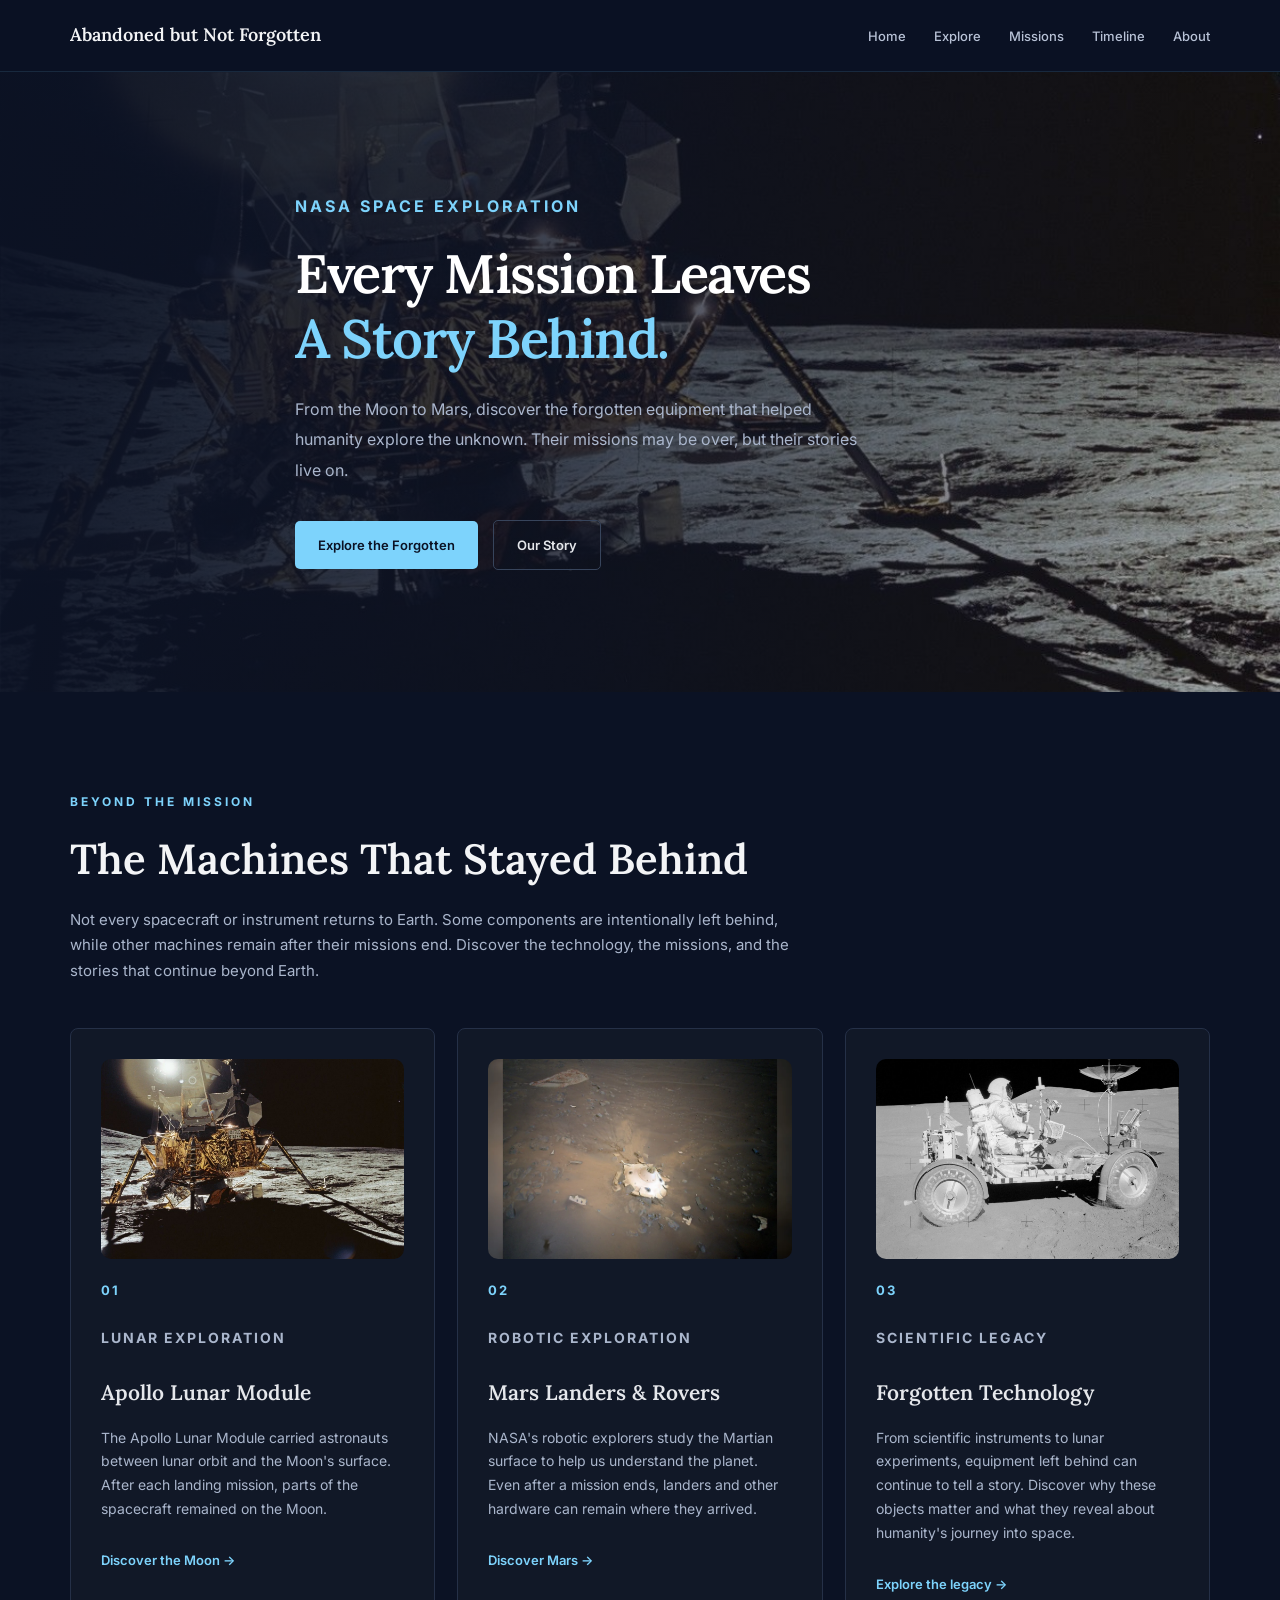
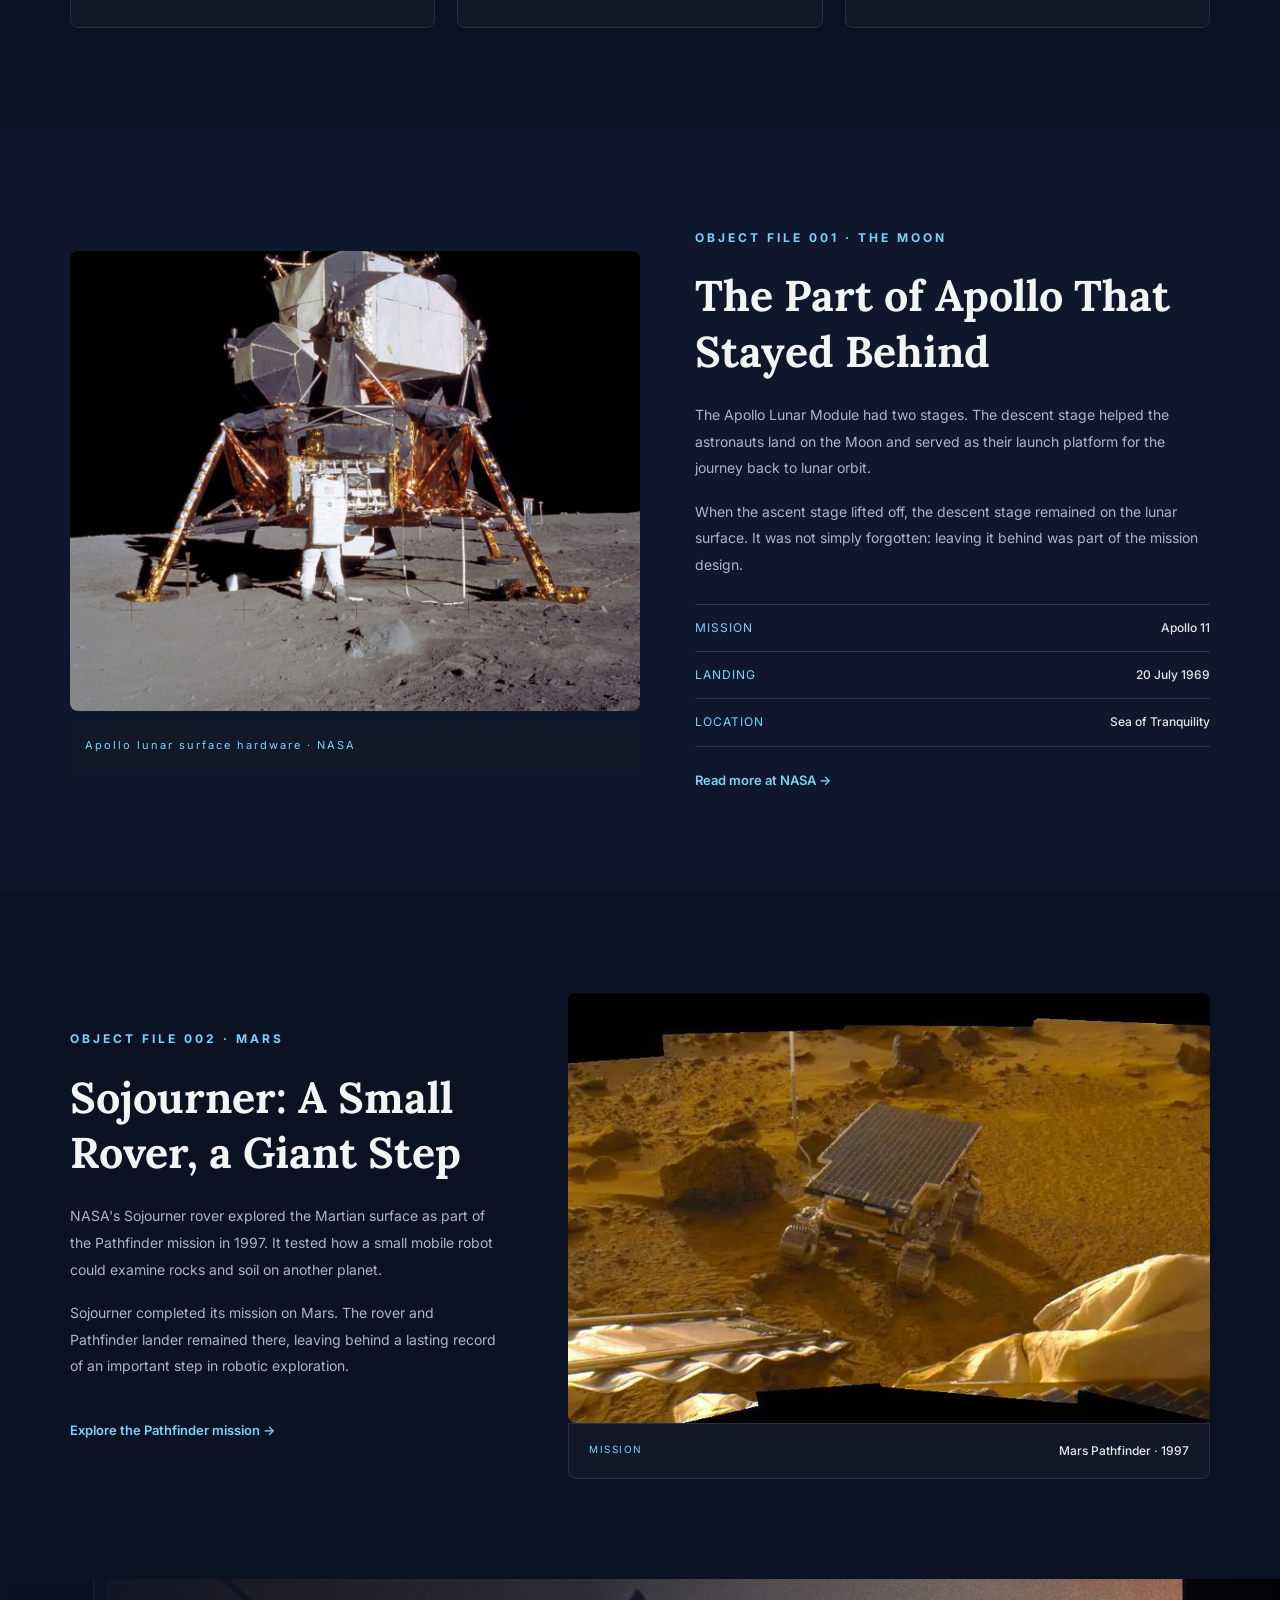
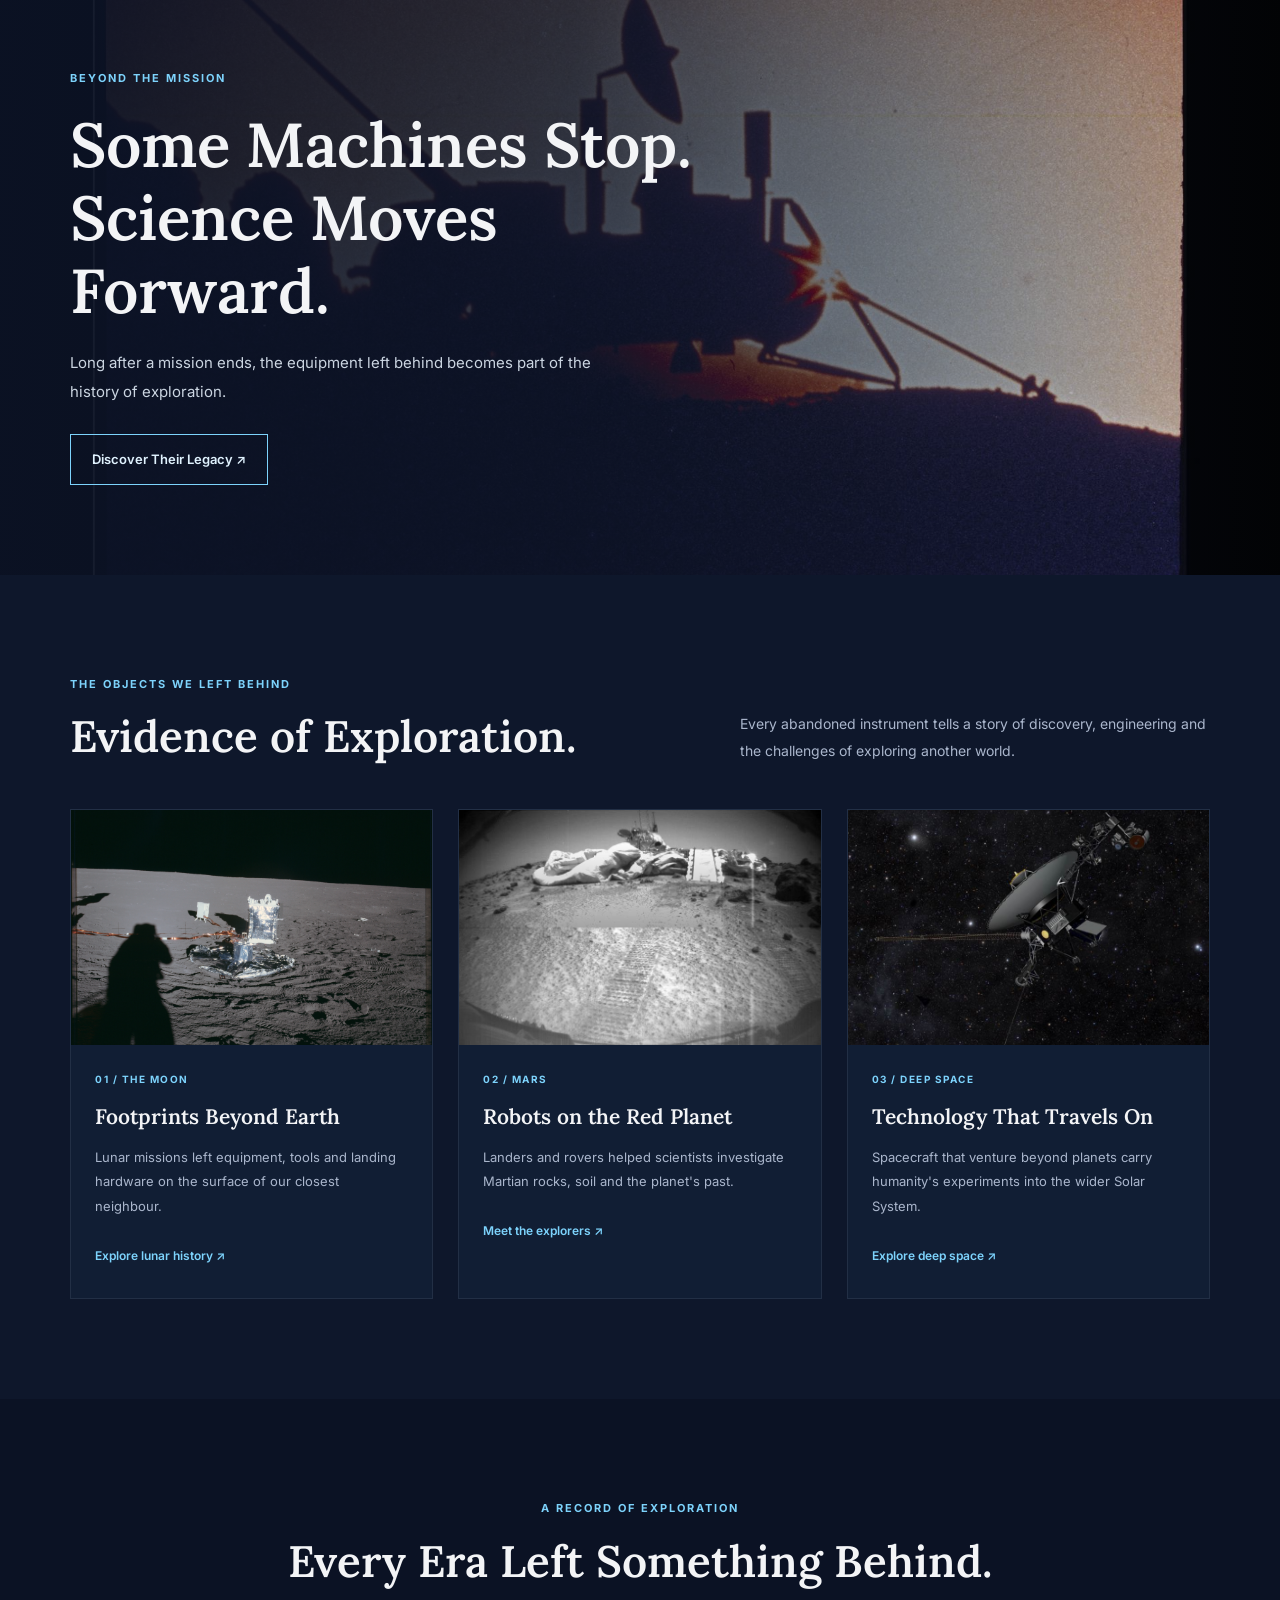
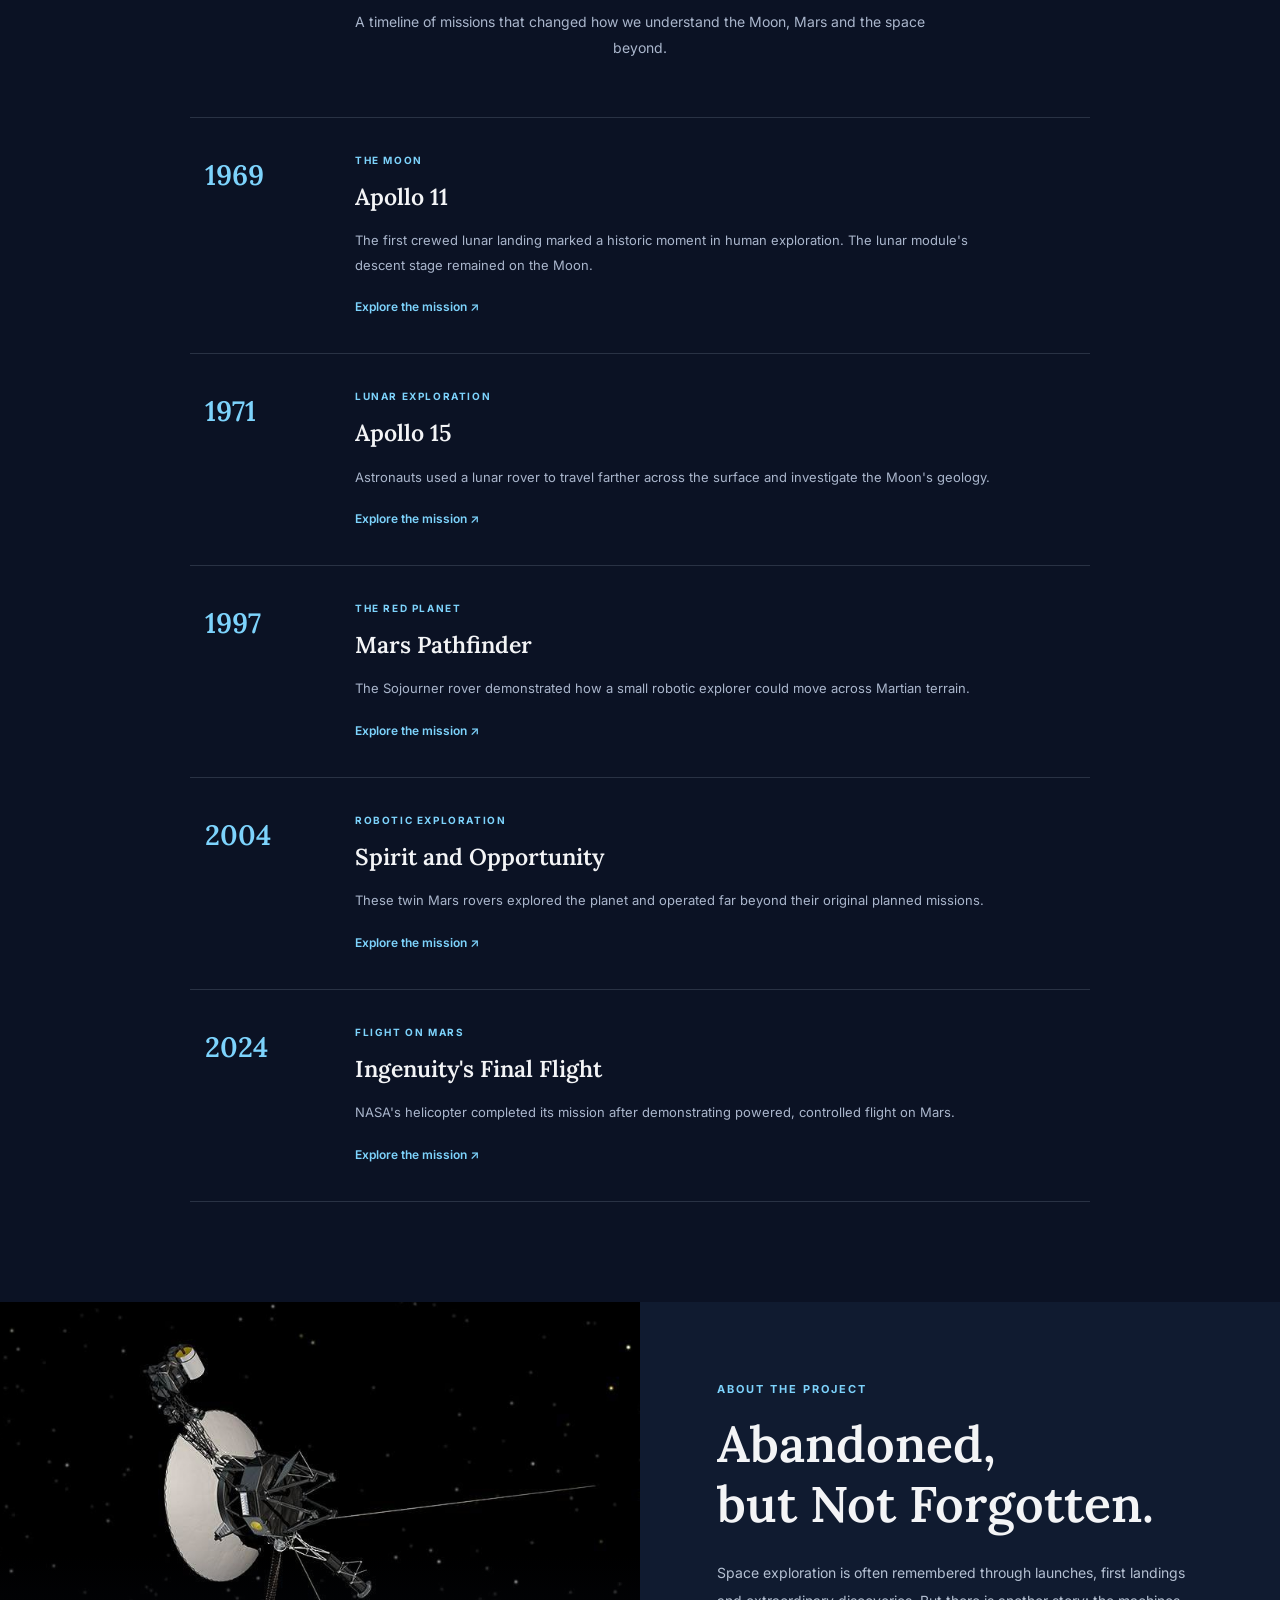
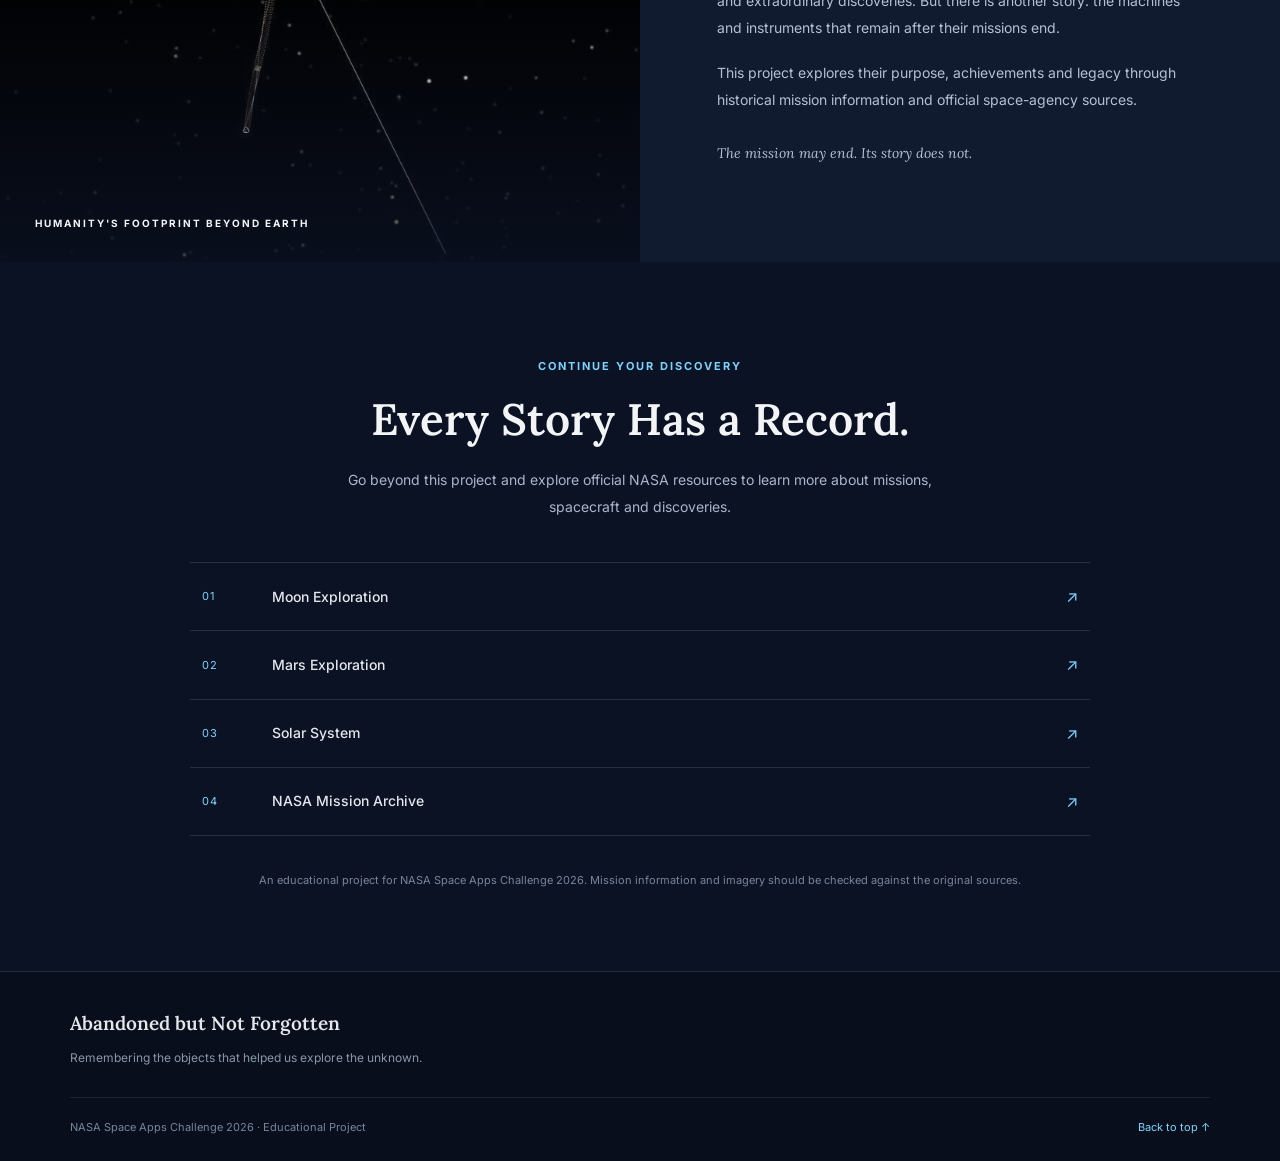
<file: index.html>
<!DOCTYPE html>
<html lang="en">
<head>
    <meta charset="UTF-8">
    <meta name="viewport" content="width=device-width, initial-scale=1.0">
    <title>Abandoned but Not Forgotten</title>

    <link rel="preconnect" href="https://fonts.googleapis.com">
    <link rel="preconnect" href="https://fonts.gstatic.com" crossorigin>
    <link href="https://fonts.googleapis.com/css2?family=Inter:wght@400;500;600;700&family=Lora:wght@500;600;700&display=swap" rel="stylesheet">
    <link rel="stylesheet" href="style.css">
</head>
<body>
    <header>
        <nav class="navbar">
            <h3>Abandoned but Not Forgotten</h3>
            <ul>
                <li><a href="index.html">Home</a></li>
                <li><a href="explore.html">Explore</a></li>
                <li><a href="mission.html">Missions</a></li>
                <li><a href="timeline.html">Timeline</a></li>
                <li><a href="about.html">About</a></li>
            </ul>
        </nav>
    </header>

    <!-- HERO: kept unchanged -->
    <section id="home" class="hero">
        <div class="hero-content">
            <p class="eyebrow">NASA SPACE EXPLORATION</p>
            <h1>Every Mission Leaves <span>A Story Behind.</span></h1>
            <p class="hero-description">
                From the Moon to Mars, discover the forgotten equipment
                that helped humanity explore the unknown.
                Their missions may be over, but their stories live on.
            </p>
            <div class="hero-buttons">
                <a href="explore.html" class="btn btn-primary">Explore the Forgotten</a>
                <a href="#about" class="btn btn-secondary">Our Story</a>
            </div>
        </div>
    </section>

    <!-- Introduction / Explore Section: preserved from your original page -->
    <section id="explore" class="section">
        <div class="section-heading">
            <p class="eyebrow">BEYOND THE MISSION</p>
            <h2>The Machines That Stayed Behind</h2>
            <p>
                Not every spacecraft or instrument returns to Earth.
                Some components are intentionally left behind, while
                other machines remain after their missions end.
                Discover the technology, the missions, and the stories
                that continue beyond Earth.
            </p>
        </div>

        <div class="equipment-grid">
            <!-- Moon Card -->
            <article class="equipment-card">
                <img src="images/moon-hero.jpg"
                     alt="Apollo Lunar Module on the Moon"
                     class="card-image">
                <div class="card-number">01</div>
                <p class="card-category">LUNAR EXPLORATION</p>
                <h3>Apollo Lunar Module</h3>
                <p>
                    The Apollo Lunar Module carried astronauts
                    between lunar orbit and the Moon's surface.
                    After each landing mission, parts of the
                    spacecraft remained on the Moon.
                </p>
                <a href="https://science.nasa.gov/moon/">
                    Discover the Moon &rarr;
                </a>
            </article>

            <!-- Mars Card -->
            <article class="equipment-card">
                <img src="images/mars-equipment.jpg"
                     alt="NASA spacecraft hardware on the surface of Mars"
                     class="card-image">
                <div class="card-number">02</div>
                <p class="card-category">ROBOTIC EXPLORATION</p>
                <h3>Mars Landers &amp; Rovers</h3>
                <p>
                    NASA's robotic explorers study the Martian surface
                    to help us understand the planet. Even after a
                    mission ends, landers and other hardware can
                    remain where they arrived.
                </p>
                <a href="https://science.nasa.gov/mars/">
                    Discover Mars &rarr;
                </a>
            </article>

            <!-- Technology Card -->
            <article class="equipment-card">
                <img src="images/spacecraft.jpg"
                     alt="Scientific equipment used during space exploration"
                     class="card-image">
                <div class="card-number">03</div>
                <p class="card-category">SCIENTIFIC LEGACY</p>
                <h3>Forgotten Technology</h3>
                <p>
                    From scientific instruments to lunar experiments,
                    equipment left behind can continue to tell a story.
                    Discover why these objects matter and what they
                    reveal about humanity's journey into space.
                </p>
                <a href="#missions">
                    Explore the legacy &rarr;
                </a>
            </article>
        </div>
    </section>

    <!-- FEATURED OBJECT STORY -->
    <section id="missions" class="section object-story-section">
        <div class="object-story" id="apollo-story">
            <div class="object-story-image">
                <img src="images/lunar.jpg" alt="Apollo lunar module descent stage on the Moon">
                <p class="image-caption">Apollo lunar surface hardware · NASA</p>
            </div>
            <div class="object-story-content">
                <p class="eyebrow">OBJECT FILE 001 · THE MOON</p>
                <h2>The Part of Apollo That Stayed Behind</h2>
                <p>
                    The Apollo Lunar Module had two stages. The descent
                    stage helped the astronauts land on the Moon and
                    served as their launch platform for the journey back
                    to lunar orbit.
                </p>
                <p>
                    When the ascent stage lifted off, the descent stage
                    remained on the lunar surface. It was not simply
                    forgotten: leaving it behind was part of the mission
                    design.
                </p>
                <div class="object-facts">
                    <div><span>MISSION</span><strong>Apollo 11</strong></div>
                    <div><span>LANDING</span><strong>20 July 1969</strong></div>
                    <div><span>LOCATION</span><strong>Sea of Tranquility</strong></div>
                </div>
                <a class="text-link" href="https://science.nasa.gov/moon/" target="_blank" rel="noopener noreferrer">Read more at NASA &rarr;</a>
            </div>
        </div>
    </section>

    <!-- MARS STORY: a different layout from the Apollo feature -->
    <section class="section mars-story-section" id="mars-story">
        <div class="mars-story-copy">
            <p class="eyebrow">OBJECT FILE 002 · MARS</p>
            <h2>Sojourner: A Small Rover, a Giant Step</h2>
            <p>
                NASA's Sojourner rover explored the Martian surface as
                part of the Pathfinder mission in 1997. It tested how a
                small mobile robot could examine rocks and soil on
                another planet.
            </p>
            <p>
                Sojourner completed its mission on Mars. The rover and
                Pathfinder lander remained there, leaving behind a
                lasting record of an important step in robotic
                exploration.
            </p>
            <a class="text-link" href="https://science.nasa.gov/mission/mars-pathfinder/" target="_blank" rel="noopener noreferrer">Explore the Pathfinder mission &rarr;</a>
        </div>
        <div class="mars-story-image">
            <img src="images/sojourner-rover.jpg" alt="NASA Sojourner rover on Mars">
            <div class="image-label">
                <span>MISSION</span>
                <strong>Mars Pathfinder · 1997</strong>
            </div>
        </div>
    </section>


<!-- SCIENCE FEATURE -->
<section class="science-feature" id="science">
    <div class="science-feature-image">
        <img src="images/viking-mars.jpg"
             alt="Historic Viking mission on Mars">
    </div>

    <div class="science-feature-overlay">
        <p class="eyebrow">BEYOND THE MISSION</p>
        <h2>Some Machines Stop.<br>Science Moves Forward.</h2>
        <p>
            Long after a mission ends, the equipment left behind
            becomes part of the history of exploration.
        </p>
        <a href="#evidence" class="science-button">Discover Their Legacy ↗</a>
    </div>
</section>


<!-- EXPLORE THE EVIDENCE -->
<section class="evidence-section" id="evidence">
    <div class="evidence-heading">
        <div>
            <p class="eyebrow">THE OBJECTS WE LEFT BEHIND</p>
            <h2>Evidence of Exploration.</h2>
        </div>
        <p class="evidence-intro">
            Every abandoned instrument tells a story of discovery,
            engineering and the challenges of exploring another world.
        </p>
    </div>

    <div class="evidence-grid">

        <article class="evidence-card">
            <div class="evidence-image">
                <img src="images/lunar-experiment.jpg"
                     alt="The Moon and its rugged surface">
            </div>
            <div class="evidence-content">
                <span class="evidence-number">01 / THE MOON</span>
                <h3>Footprints Beyond Earth</h3>
                <p>
                    Lunar missions left equipment, tools and landing
                    hardware on the surface of our closest neighbour.
                </p>
                <a href="https://science.nasa.gov/moon/"
                   target="_blank" rel="noopener noreferrer">
                    Explore lunar history ↗
                </a>
            </div>
        </article>

        <article class="evidence-card">
            <div class="evidence-image">
                <img src="images/sojourner-mars.jpg"
                     alt="Mars Pathfinder Sojourner rover">
            </div>
            <div class="evidence-content">
                <span class="evidence-number">02 / MARS</span>
                <h3>Robots on the Red Planet</h3>
                <p>
                    Landers and rovers helped scientists investigate
                    Martian rocks, soil and the planet's past.
                </p>
                <a href="https://science.nasa.gov/mission/mars-pathfinder/"
                   target="_blank" rel="noopener noreferrer">
                    Meet the explorers ↗
                </a>
            </div>
        </article>

        <article class="evidence-card">
            <div class="evidence-image">
                <img src="images/pioneer-space.jpg"
                     alt="A spacecraft travelling through deep space">
            </div>
            <div class="evidence-content">
                <span class="evidence-number">03 / DEEP SPACE</span>
                <h3>Technology That Travels On</h3>
                <p>
                    Spacecraft that venture beyond planets carry
                    humanity's experiments into the wider Solar System.
                </p>
                <a href="https://science.nasa.gov/solar-system/"
                   target="_blank" rel="noopener noreferrer">
                    Explore deep space ↗
                </a>
            </div>
        </article>

    </div>
</section>


<!-- MISSION TIMELINE -->
<section class="history-section" id="timeline">
    <div class="history-heading">
        <p class="eyebrow">A RECORD OF EXPLORATION</p>
        <h2>Every Era Left Something Behind.</h2>
        <p>
            A timeline of missions that changed how we understand
            the Moon, Mars and the space beyond.
        </p>
    </div>

    <div class="history-list">

        <article class="history-entry">
            <span class="history-year">1969</span>
            <div class="history-details">
                <p class="history-label">THE MOON</p>
                <h3>Apollo 11</h3>
                <p>
                    The first crewed lunar landing marked a historic
                    moment in human exploration. The lunar module's
                    descent stage remained on the Moon.
                </p>
                <a href="https://www.nasa.gov/mission/apollo-11/"
                   target="_blank" rel="noopener noreferrer">
                    Explore the mission ↗
                </a>
            </div>
        </article>

        <article class="history-entry">
            <span class="history-year">1971</span>
            <div class="history-details">
                <p class="history-label">LUNAR EXPLORATION</p>
                <h3>Apollo 15</h3>
                <p>
                    Astronauts used a lunar rover to travel farther
                    across the surface and investigate the Moon's geology.
                </p>
                <a href="https://www.nasa.gov/mission/apollo-15/"
                   target="_blank" rel="noopener noreferrer">
                    Explore the mission ↗
                </a>
            </div>
        </article>

        <article class="history-entry">
            <span class="history-year">1997</span>
            <div class="history-details">
                <p class="history-label">THE RED PLANET</p>
                <h3>Mars Pathfinder</h3>
                <p>
                    The Sojourner rover demonstrated how a small
                    robotic explorer could move across Martian terrain.
                </p>
                <a href="https://science.nasa.gov/mission/mars-pathfinder/"
                   target="_blank" rel="noopener noreferrer">
                    Explore the mission ↗
                </a>
            </div>
        </article>

        <article class="history-entry">
            <span class="history-year">2004</span>
            <div class="history-details">
                <p class="history-label">ROBOTIC EXPLORATION</p>
                <h3>Spirit and Opportunity</h3>
                <p>
                    These twin Mars rovers explored the planet and
                    operated far beyond their original planned missions.
                </p>
                <a href="https://science.nasa.gov/mission/mer/"
                   target="_blank" rel="noopener noreferrer">
                    Explore the mission ↗
                </a>
            </div>
        </article>

        <article class="history-entry">
            <span class="history-year">2024</span>
            <div class="history-details">
                <p class="history-label">FLIGHT ON MARS</p>
                <h3>Ingenuity's Final Flight</h3>
                <p>
                    NASA's helicopter completed its mission after
                    demonstrating powered, controlled flight on Mars.
                </p>
                <a href="https://science.nasa.gov/mission/mars-2020-perseverance/"
                   target="_blank" rel="noopener noreferrer">
                    Explore the mission ↗
                </a>
            </div>
        </article>

    </div>
</section>


<!-- ABOUT THE PROJECT -->
<section class="about-feature" id="about">
    <div class="about-image">
        <img src="images/about-space.jpg"
             alt="Spacecraft exploring the distant Solar System">
        <span>HUMANITY'S FOOTPRINT BEYOND EARTH</span>
    </div>

    <div class="about-story">
        <p class="eyebrow">ABOUT THE PROJECT</p>
        <h2>Abandoned,<br>but Not Forgotten.</h2>
        <p>
            Space exploration is often remembered through launches,
            first landings and extraordinary discoveries. But there
            is another story: the machines and instruments that remain
            after their missions end.
        </p>
        <p>
            This project explores their purpose, achievements and
            legacy through historical mission information and
            official space-agency sources.
        </p>
        <p class="about-note">
            The mission may end. Its story does not.
        </p>
    </div>
</section>


<!-- OFFICIAL SOURCES -->
<section class="sources-section" id="sources">
    <div class="sources-inner">
        <p class="eyebrow">CONTINUE YOUR DISCOVERY</p>
        <h2>Every Story Has a Record.</h2>
        <p class="sources-description">
            Go beyond this project and explore official NASA resources
            to learn more about missions, spacecraft and discoveries.
        </p>

        <div class="source-links">
            <a href="https://science.nasa.gov/moon/"
               target="_blank" rel="noopener noreferrer">
                <span>01</span>
                <strong>Moon Exploration</strong>
                <b>↗</b>
            </a>

            <a href="https://science.nasa.gov/mars/"
               target="_blank" rel="noopener noreferrer">
                <span>02</span>
                <strong>Mars Exploration</strong>
                <b>↗</b>
            </a>

            <a href="https://science.nasa.gov/solar-system/"
               target="_blank" rel="noopener noreferrer">
                <span>03</span>
                <strong>Solar System</strong>
                <b>↗</b>
            </a>

            <a href="https://science.nasa.gov/mission/"
               target="_blank" rel="noopener noreferrer">
                <span>04</span>
                <strong>NASA Mission Archive</strong>
                <b>↗</b>
            </a>
        </div>

        <p class="source-note">
            An educational project for NASA Space Apps Challenge 2026.
            Mission information and imagery should be checked against
            the original sources.
        </p>
    </div>
</section>


<!-- FOOTER -->
<footer class="footer">
    <div class="footer-main">
        <h3>Abandoned but Not Forgotten</h3>
        <p>Remembering the objects that helped us explore the unknown.</p>
    </div>

    <div class="footer-bottom">
        <p>NASA Space Apps Challenge 2026 · Educational Project</p>
        <a href="#home">Back to top ↑</a>
    </div>
</footer>

 

   
</body>
</html>
</file>
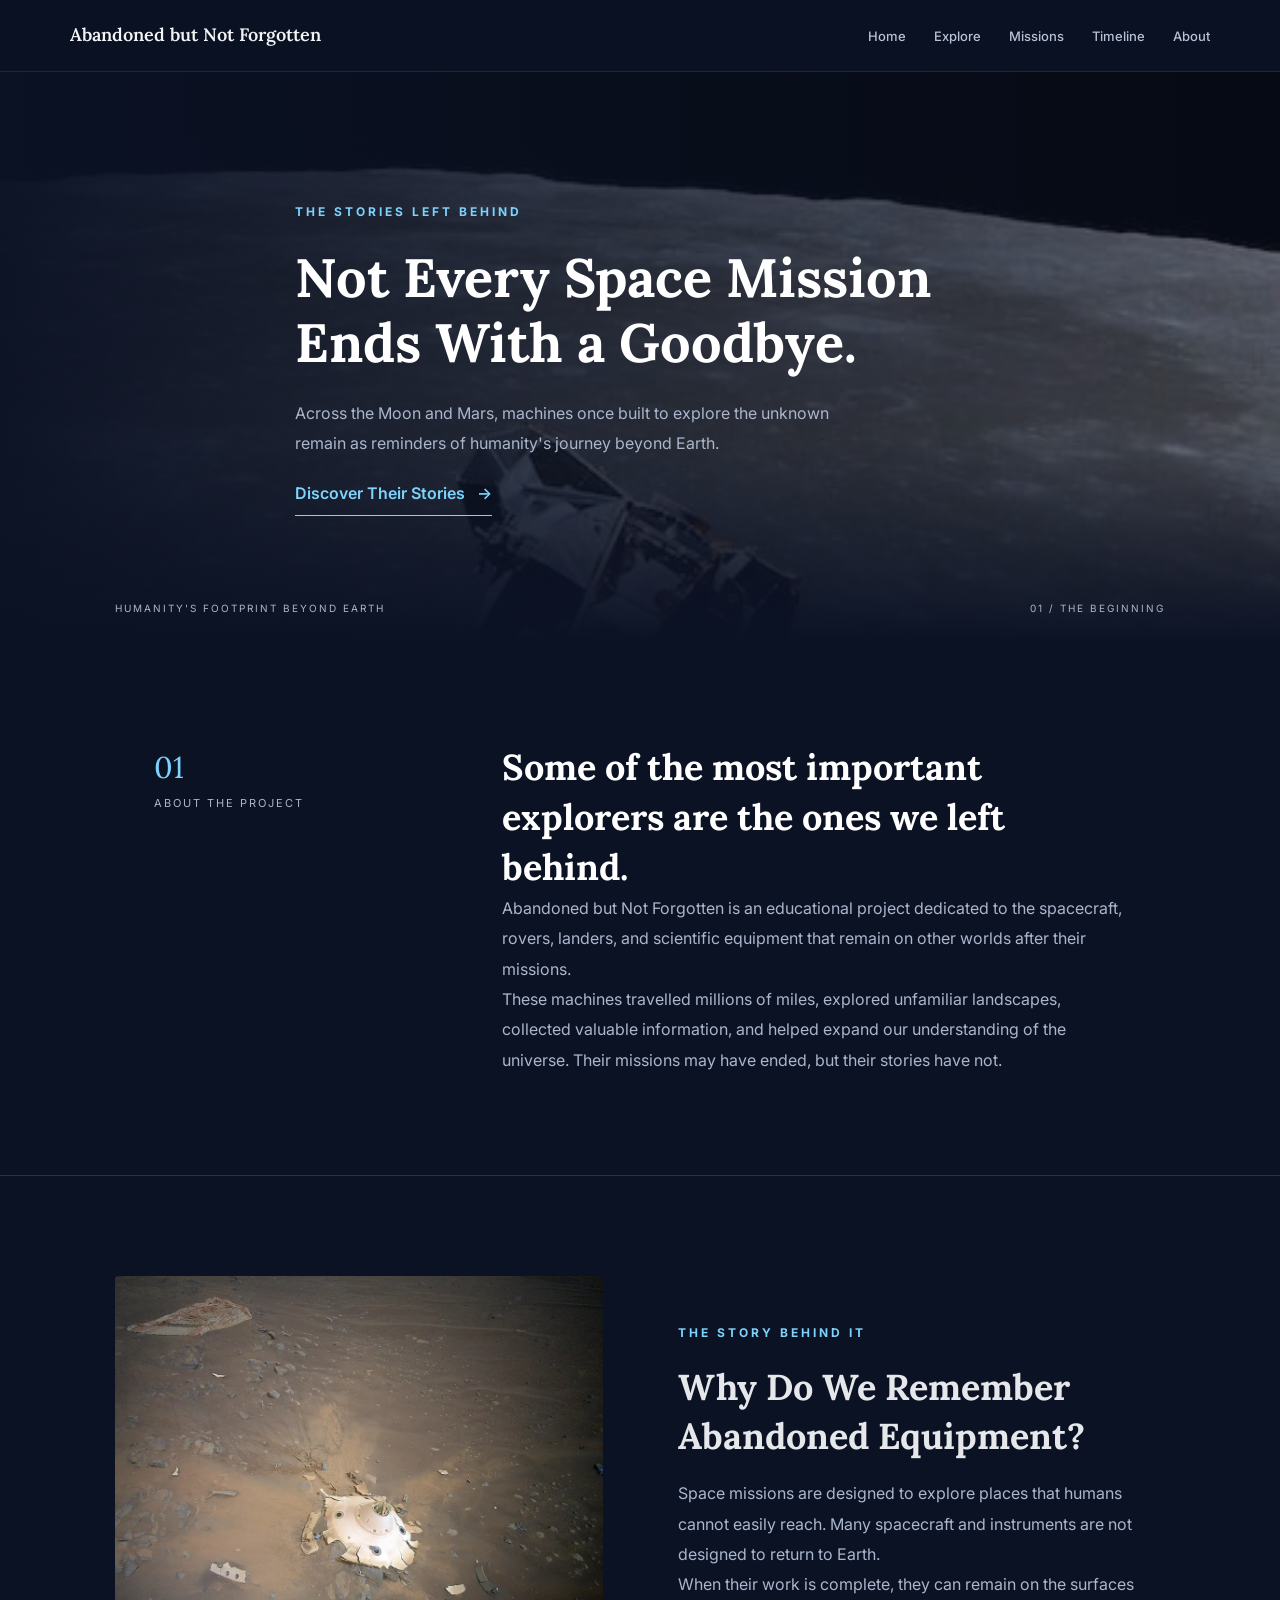
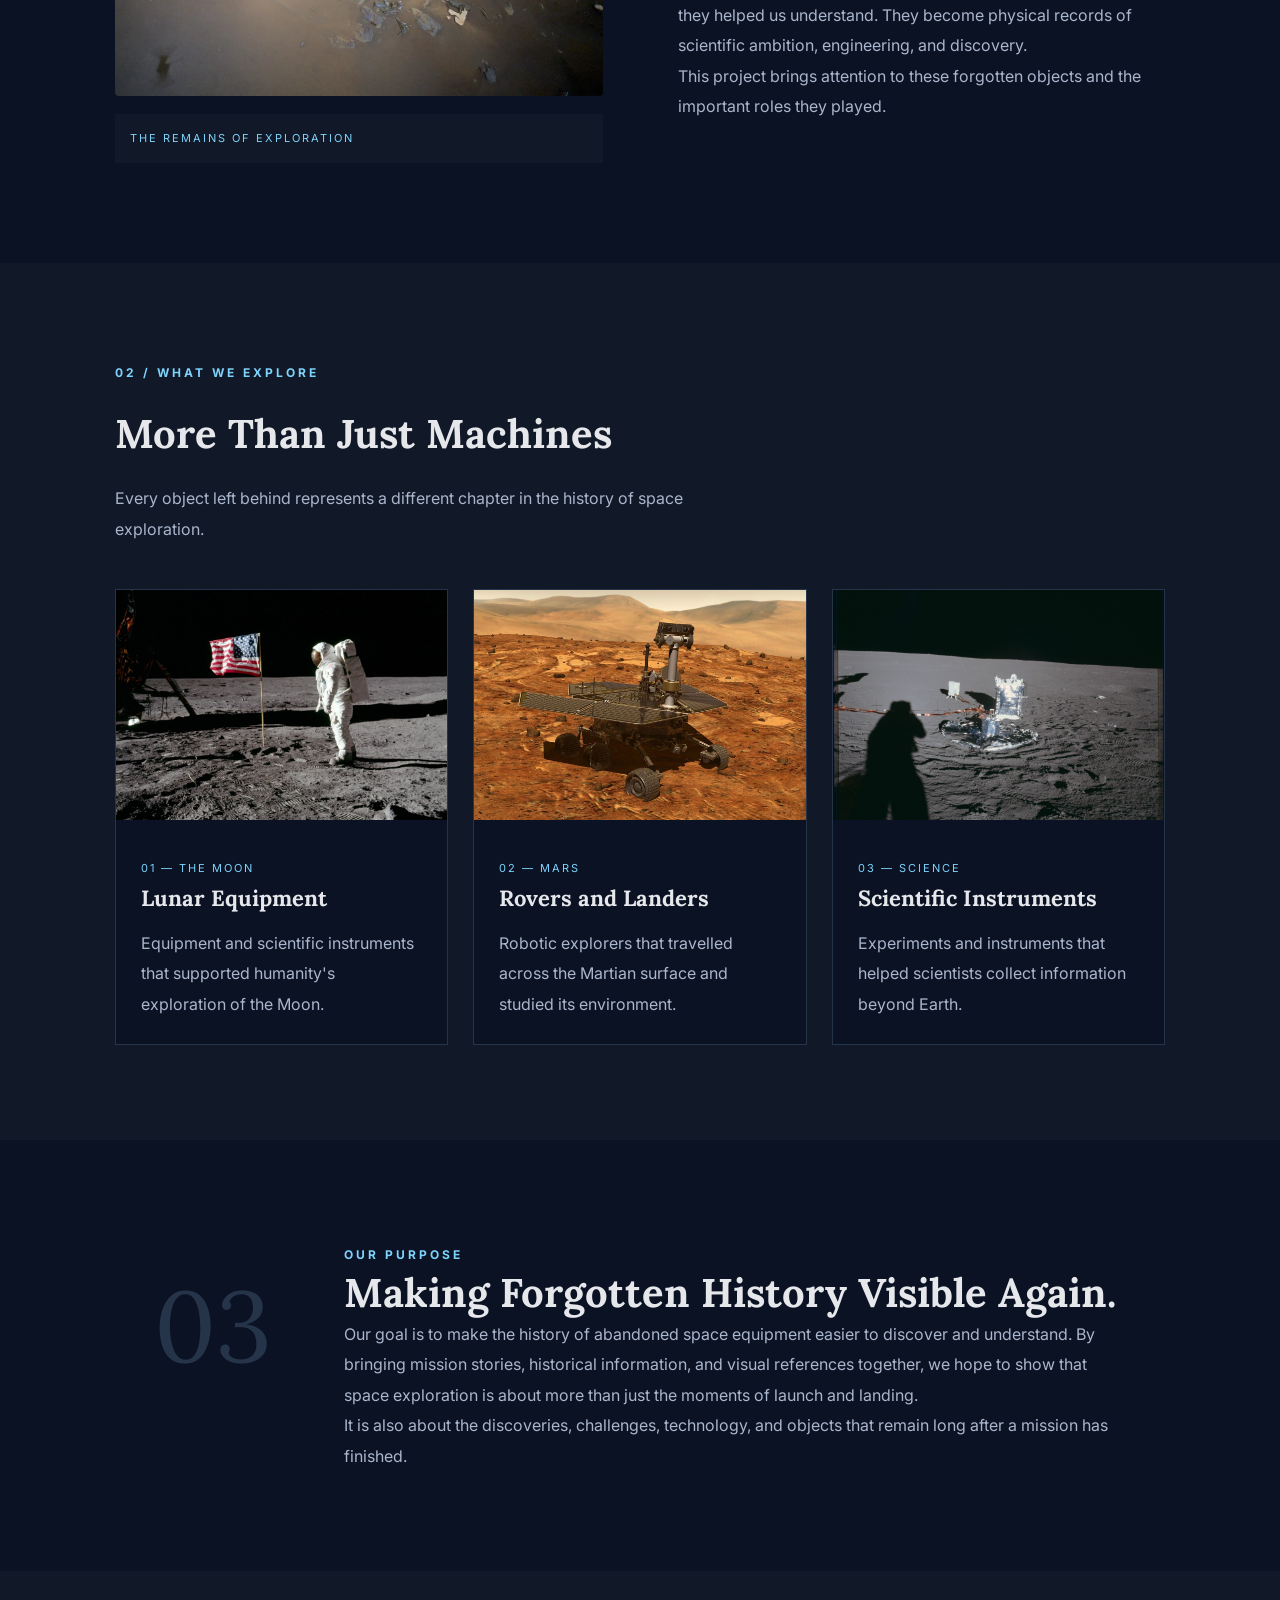
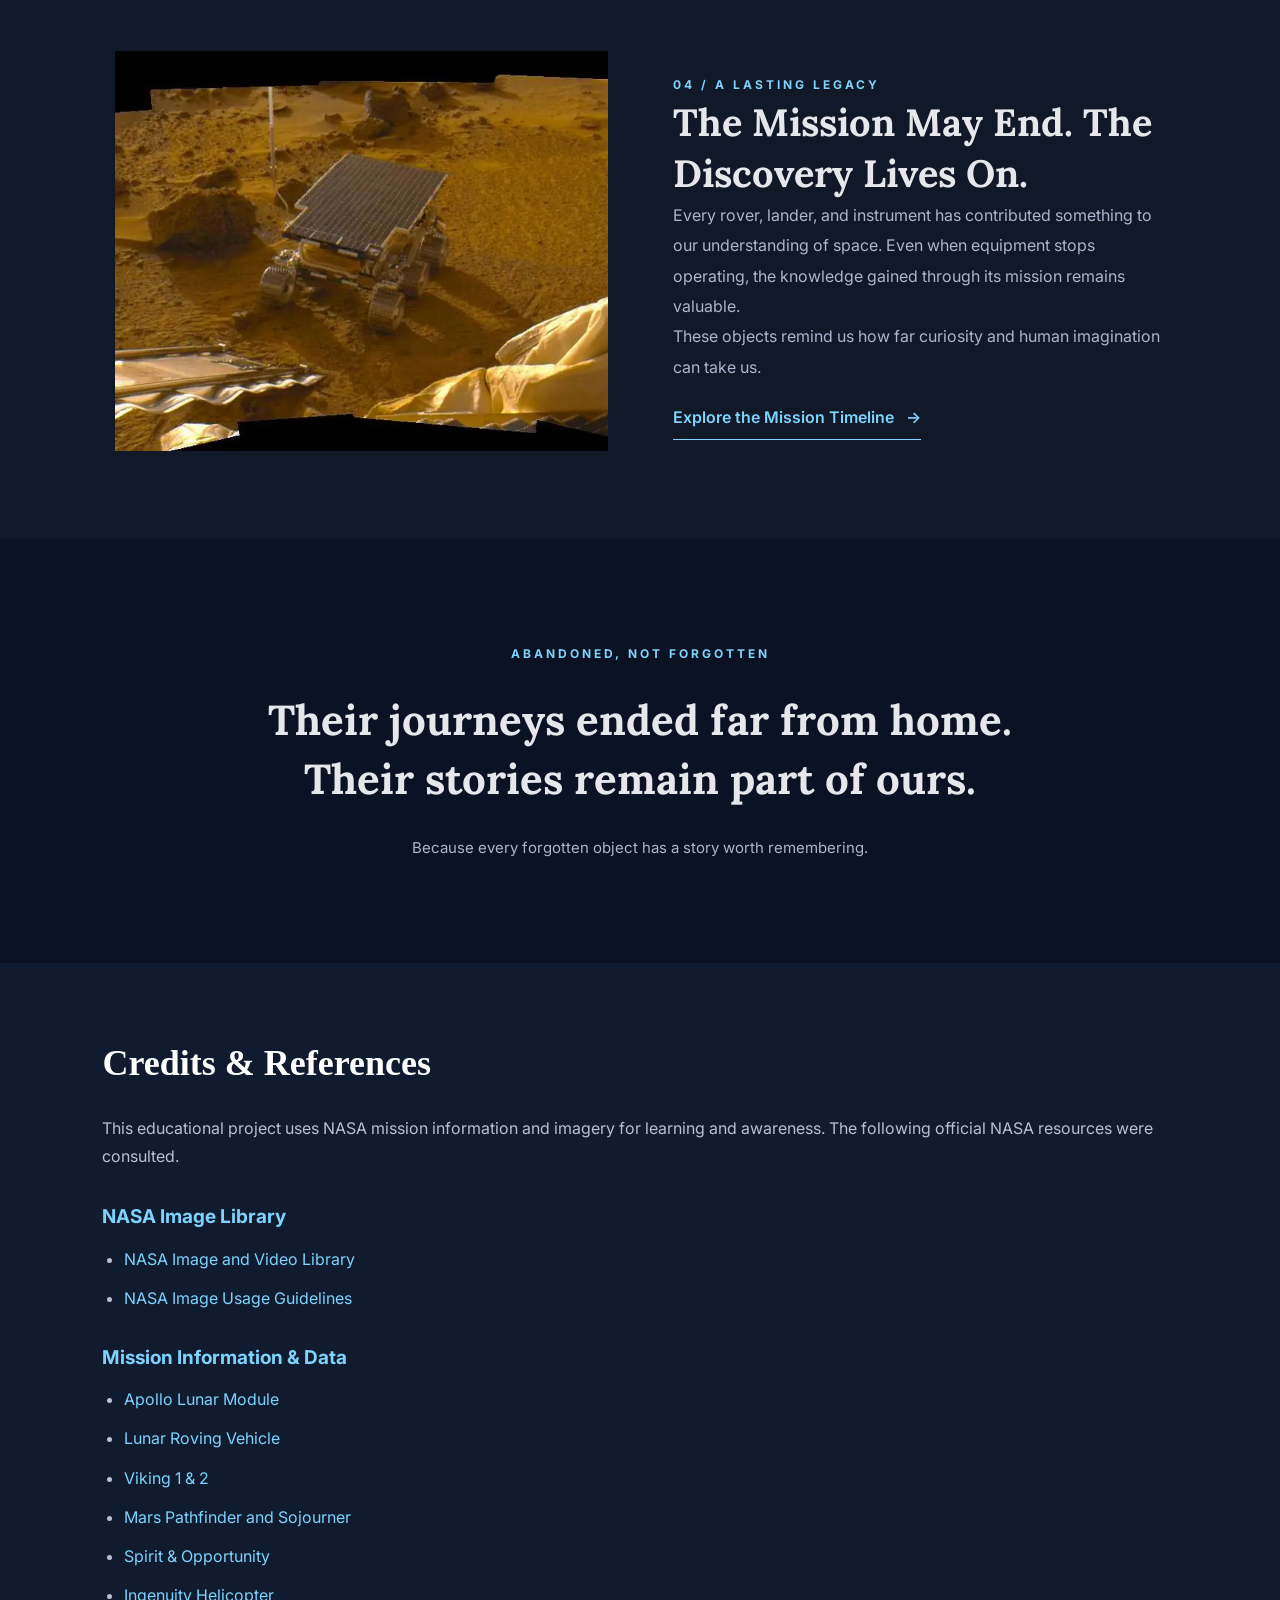
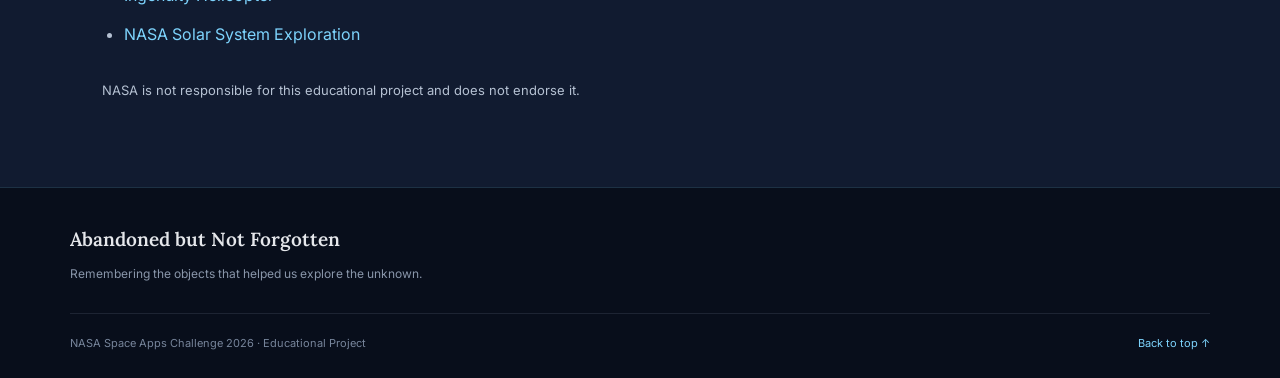
<file: about.html>
<!DOCTYPE html>
<html lang="en">
<head>
    <meta charset="UTF-8">
    <meta name="viewport" content="width=device-width, initial-scale=1.0">

    <title>About | Abandoned but Not Forgotten</title>

    <link rel="preconnect" href="https://fonts.googleapis.com">
    <link rel="preconnect" href="https://fonts.gstatic.com" crossorigin>

    <link href="https://fonts.googleapis.com/css2?family=Inter:wght@400;500;600;700&family=Lora:wght@500;600;700&display=swap" rel="stylesheet">

    <link rel="stylesheet" href="style.css">
   
</head>

<body>

    <!-- ORIGINAL NAVBAR -->
    <header>
        <nav class="navbar">
            <h3>Abandoned but Not Forgotten</h3>

            <ul>
                <li><a href="index.html">Home</a></li>
                <li><a href="explore.html">Explore</a></li>
                <li><a href="mission.html">Missions</a></li>
                <li><a href="timeline.html">Timeline</a></li>
                <li><a href="about.html" class="active">About</a></li>
            </ul>
        </nav>
    </header>


    <main class="about-page">

        <!-- HERO -->
        <section class="about-hero">
            <div class="hero-overlay"></div>

            <div class="hero-content">
                <span class="eyebrow">THE STORIES LEFT BEHIND</span>

                <h1>Not Every Space Mission Ends With a Goodbye.</h1>

                <p>
                    Across the Moon and Mars, machines once built to explore
                    the unknown remain as reminders of humanity's journey
                    beyond Earth.
                </p>

                <a href="explore.html" class="about-link">
                    Discover Their Stories <span>→</span>
                </a>
            </div>

            <div class="hero-caption">
                <span>HUMANITY'S FOOTPRINT BEYOND EARTH</span>
                <span>01 / THE BEGINNING</span>
            </div>
        </section>


        <!-- INTRODUCTION -->
        <section class="intro-section">
            <div class="intro-label">
                <span>01</span>
                <p>ABOUT THE PROJECT</p>
            </div>

            <div class="intro-content">
                <h2>
                    Some of the most important explorers
                    are the ones we left behind.
                </h2>

                <p>
                    Abandoned but Not Forgotten is an educational project
                    dedicated to the spacecraft, rovers, landers, and
                    scientific equipment that remain on other worlds
                    after their missions.
                </p>

                <p>
                    These machines travelled millions of miles, explored
                    unfamiliar landscapes, collected valuable information,
                    and helped expand our understanding of the universe.
                    Their missions may have ended, but their stories have not.
                </p>
            </div>
        </section>


        <!-- STORY SECTION -->
        <section class="story-section">
            <div class="story-image">
                <img src="images/mars-equipment.jpg"
                     alt="Space exploration equipment on Mars">

                <div class="image-caption">
                    THE REMAINS OF EXPLORATION
                </div>
            </div>

            <div class="story-content">
                <span class="eyebrow">THE STORY BEHIND IT</span>

                <h2>Why Do We Remember Abandoned Equipment?</h2>

                <p>
                    Space missions are designed to explore places that
                    humans cannot easily reach. Many spacecraft and
                    instruments are not designed to return to Earth.
                </p>

                <p>
                    When their work is complete, they can remain on the
                    surfaces they helped us understand. They become
                    physical records of scientific ambition, engineering,
                    and discovery.
                </p>

                <p>
                    This project brings attention to these forgotten
                    objects and the important roles they played.
                </p>
            </div>
        </section>


        <!-- WHAT WE EXPLORE -->
        <section class="explore-section">
            <div class="section-intro">
                <span class="eyebrow">02 / WHAT WE EXPLORE</span>
                <h2>More Than Just Machines</h2>
                <p>
                    Every object left behind represents a different
                    chapter in the history of space exploration.
                </p>
            </div>

            <div class="explore-grid">

                <article class="explore-item">
                    <img src="images/apollo-11-moon.jpg"
                         alt="Apollo lunar exploration">

                    <div class="explore-item-content">
                        <span>01 — THE MOON</span>
                        <h3>Lunar Equipment</h3>
                        <p>
                            Equipment and scientific instruments
                            that supported humanity's exploration
                            of the Moon.
                        </p>
                    </div>
                </article>


                <article class="explore-item">
                    <img src="images/spirit-rover.jpg"
                         alt="Mars rover">

                    <div class="explore-item-content">
                        <span>02 — MARS</span>
                        <h3>Rovers and Landers</h3>
                        <p>
                            Robotic explorers that travelled across
                            the Martian surface and studied its
                            environment.
                        </p>
                    </div>
                </article>


                <article class="explore-item">
                    <img src="images/lunar-experiment.jpg"
                         alt="Scientific space equipment">

                    <div class="explore-item-content">
                        <span>03 — SCIENCE</span>
                        <h3>Scientific Instruments</h3>
                        <p>
                            Experiments and instruments that helped
                            scientists collect information beyond Earth.
                        </p>
                    </div>
                </article>

            </div>
        </section>


        <!-- PURPOSE -->
        <section class="purpose-section">
            <div class="purpose-number">03</div>

            <div class="purpose-content">
                <span class="eyebrow">OUR PURPOSE</span>

                <h2>Making Forgotten History Visible Again.</h2>

                <p>
                    Our goal is to make the history of abandoned space
                    equipment easier to discover and understand.
                    By bringing mission stories, historical information,
                    and visual references together, we hope to show
                    that space exploration is about more than just
                    the moments of launch and landing.
                </p>

                <p>
                    It is also about the discoveries, challenges,
                    technology, and objects that remain long after
                    a mission has finished.
                </p>
            </div>
        </section>


        <!-- LEGACY -->
        <section class="legacy-section">
            <div class="legacy-image">
                <img src="images/sojourner-rover.jpg"
                     alt="Sojourner Mars rover">
            </div>

            <div class="legacy-content">
                <span class="eyebrow">04 / A LASTING LEGACY</span>

                <h2>The Mission May End. The Discovery Lives On.</h2>

                <p>
                    Every rover, lander, and instrument has contributed
                    something to our understanding of space. Even when
                    equipment stops operating, the knowledge gained
                    through its mission remains valuable.
                </p>

                <p>
                    These objects remind us how far curiosity and
                    human imagination can take us.
                </p>

                <a href="timeline.html" class="about-link">
                    Explore the Mission Timeline <span>→</span>
                </a>
            </div>
        </section>


        <!-- CLOSING -->
        <section class="about-closing">
            <span class="eyebrow">ABANDONED, NOT FORGOTTEN</span>

            <h2>
                Their journeys ended far from home.
                Their stories remain part of ours.
            </h2>

            <p>
                Because every forgotten object has a story worth remembering.
            </p>
        </section>

    </main>



<!-- CREDITS & REFERENCES -->
<section class="credits-section">

    <h2>Credits & References</h2>

    <p>
        This educational project uses NASA mission information
        and imagery for learning and awareness. The following
        official NASA resources were consulted.
    </p>

    <h3>NASA Image Library</h3>
    <ul>
        <li><a href="https://images.nasa.gov/" target="_blank">NASA Image and Video Library</a></li>
        <li><a href="https://www.nasa.gov/nasa-brand-center/images-and-media/" target="_blank">NASA Image Usage Guidelines</a></li>
    </ul>

    <h3>Mission Information & Data</h3>
    <ul>
        <li><a href="https://nssdc.gsfc.nasa.gov/nmc/spacecraft/display.action?id=1969-059C" target="_blank">Apollo Lunar Module</a></li>
        <li><a href="https://nssdc.gsfc.nasa.gov/nmc/spacecraft/display.action?id=1971-063C" target="_blank">Lunar Roving Vehicle</a></li>
        <li><a href="https://science.nasa.gov/mission/viking-1/" target="_blank">Viking 1 & 2</a></li>
        <li><a href="https://science.nasa.gov/mission/mars-pathfinder/" target="_blank">Mars Pathfinder and Sojourner</a></li>
        <li><a href="https://science.nasa.gov/mission/mars-exploration-rovers-spirit-and-opportunity/" target="_blank">Spirit & Opportunity</a></li>
        <li><a href="https://science.nasa.gov/mission/mars-2020-perseverance/ingenuity-mars-helicopter/" target="_blank">Ingenuity Helicopter</a></li>
        <li><a href="https://science.nasa.gov/solar-system/" target="_blank">NASA Solar System Exploration</a></li>
    </ul>

    <p class="credits-note">
        NASA is not responsible for this educational project
        and does not endorse it.
    </p>

</section>



   <!-- FOOTER -->
<footer class="footer">
    <div class="footer-main">
        <h3>Abandoned but Not Forgotten</h3>
        <p>Remembering the objects that helped us explore the unknown.</p>
    </div>

    <div class="footer-bottom">
        <p>NASA Space Apps Challenge 2026 · Educational Project</p>
        <a href="#">Back to top ↑</a>
    </div>
</footer>

</body>
</html>
</file>
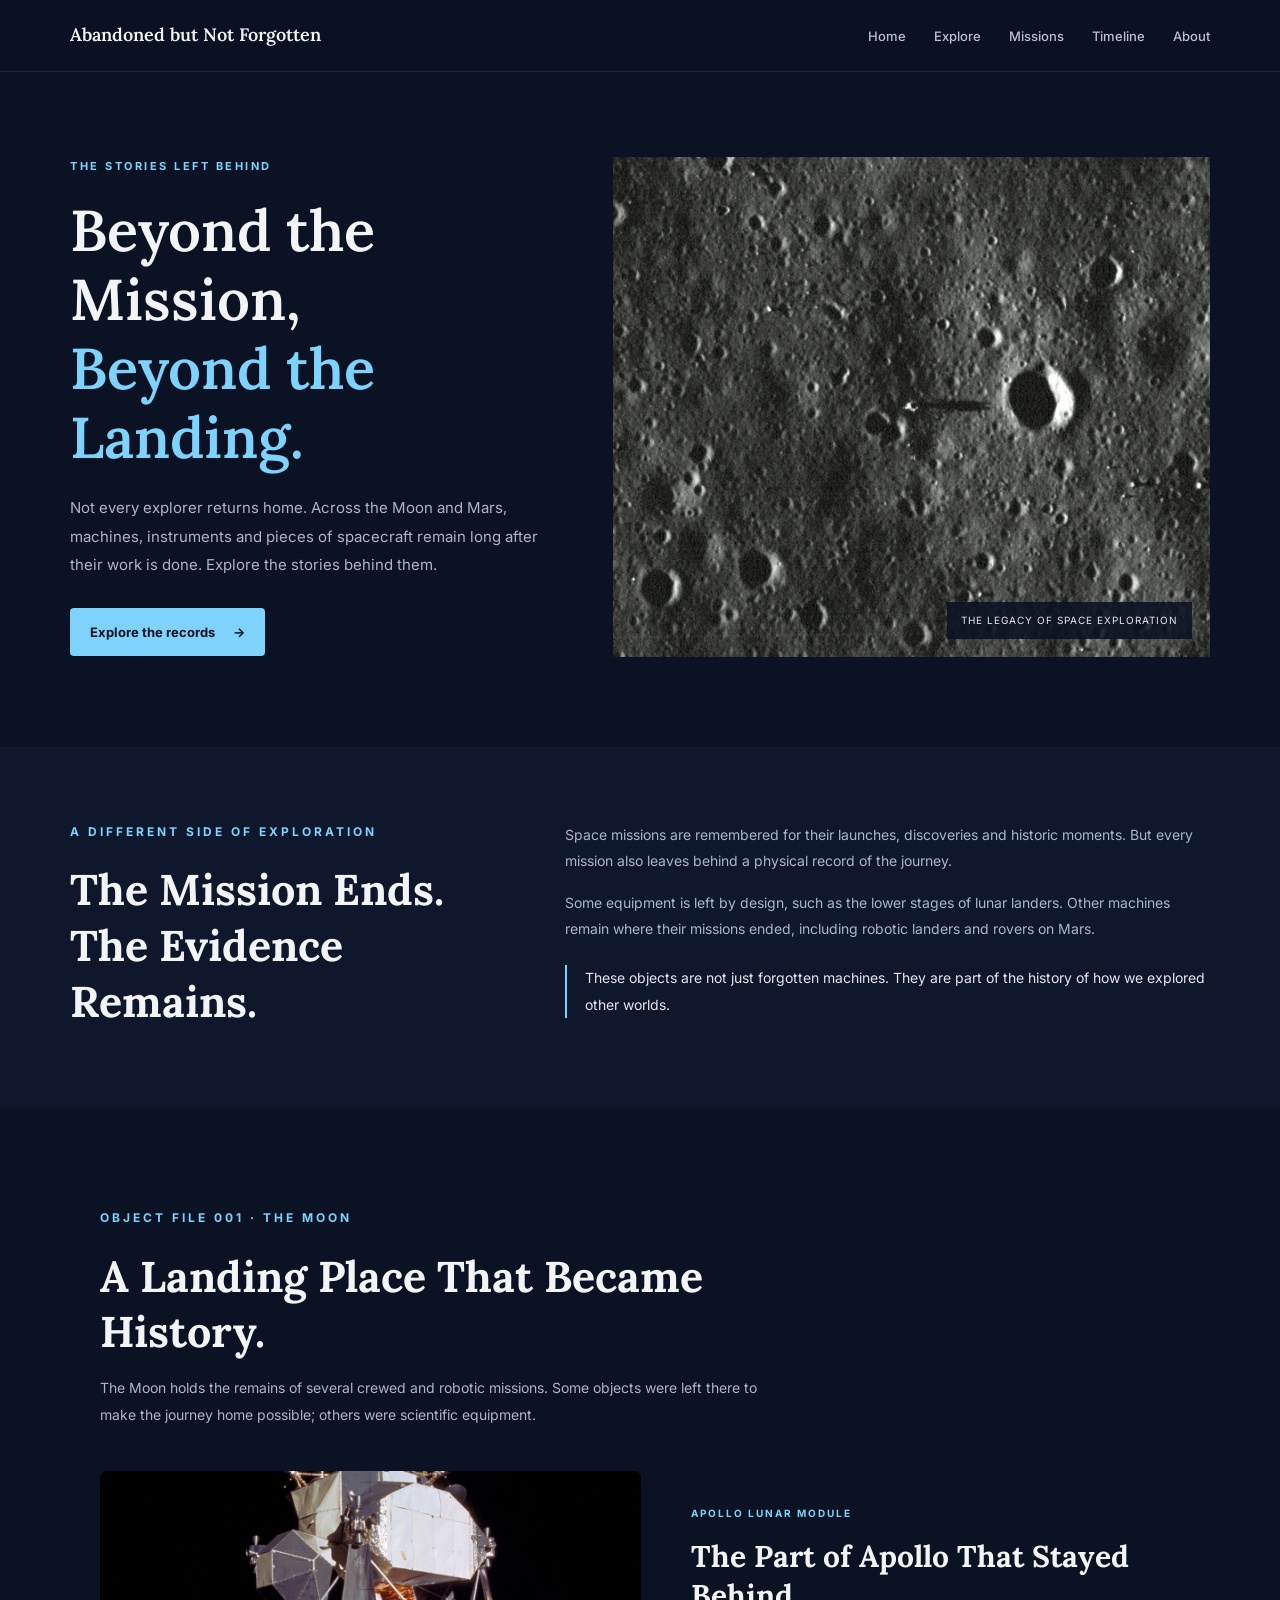
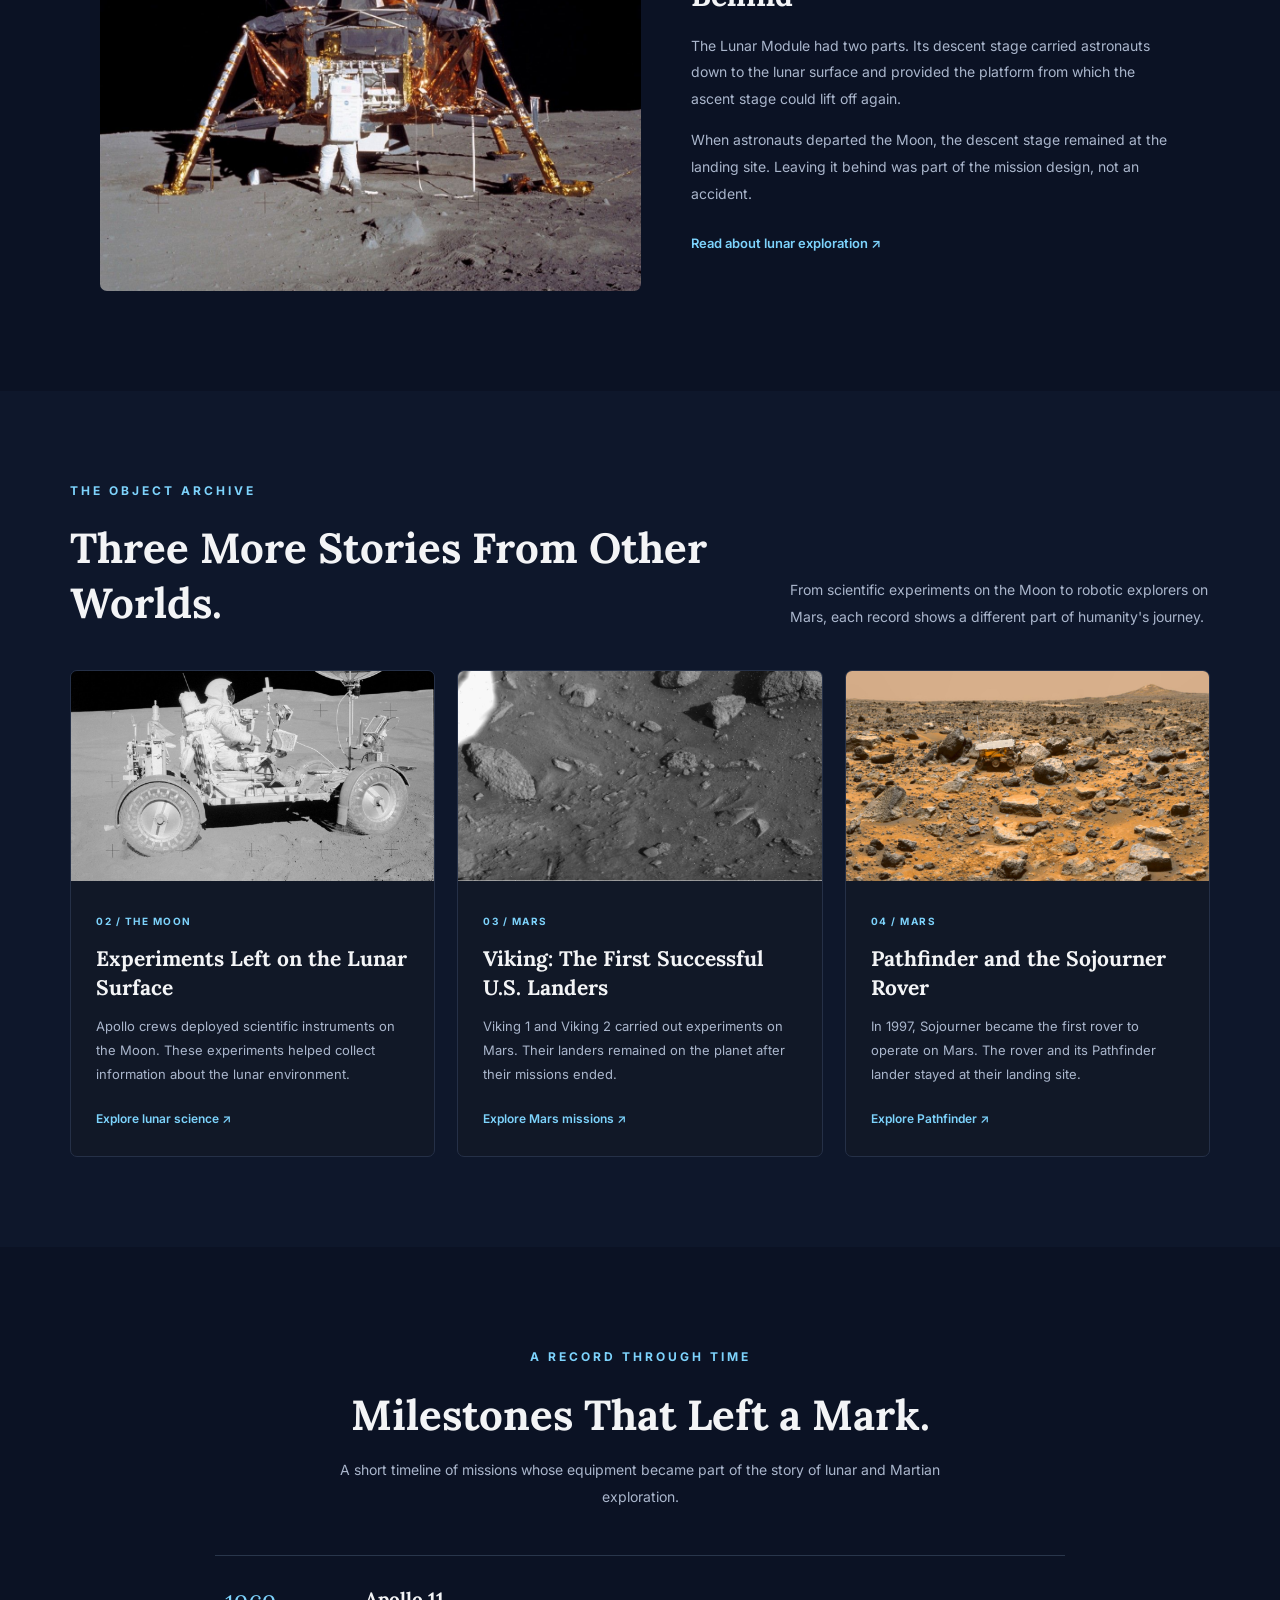
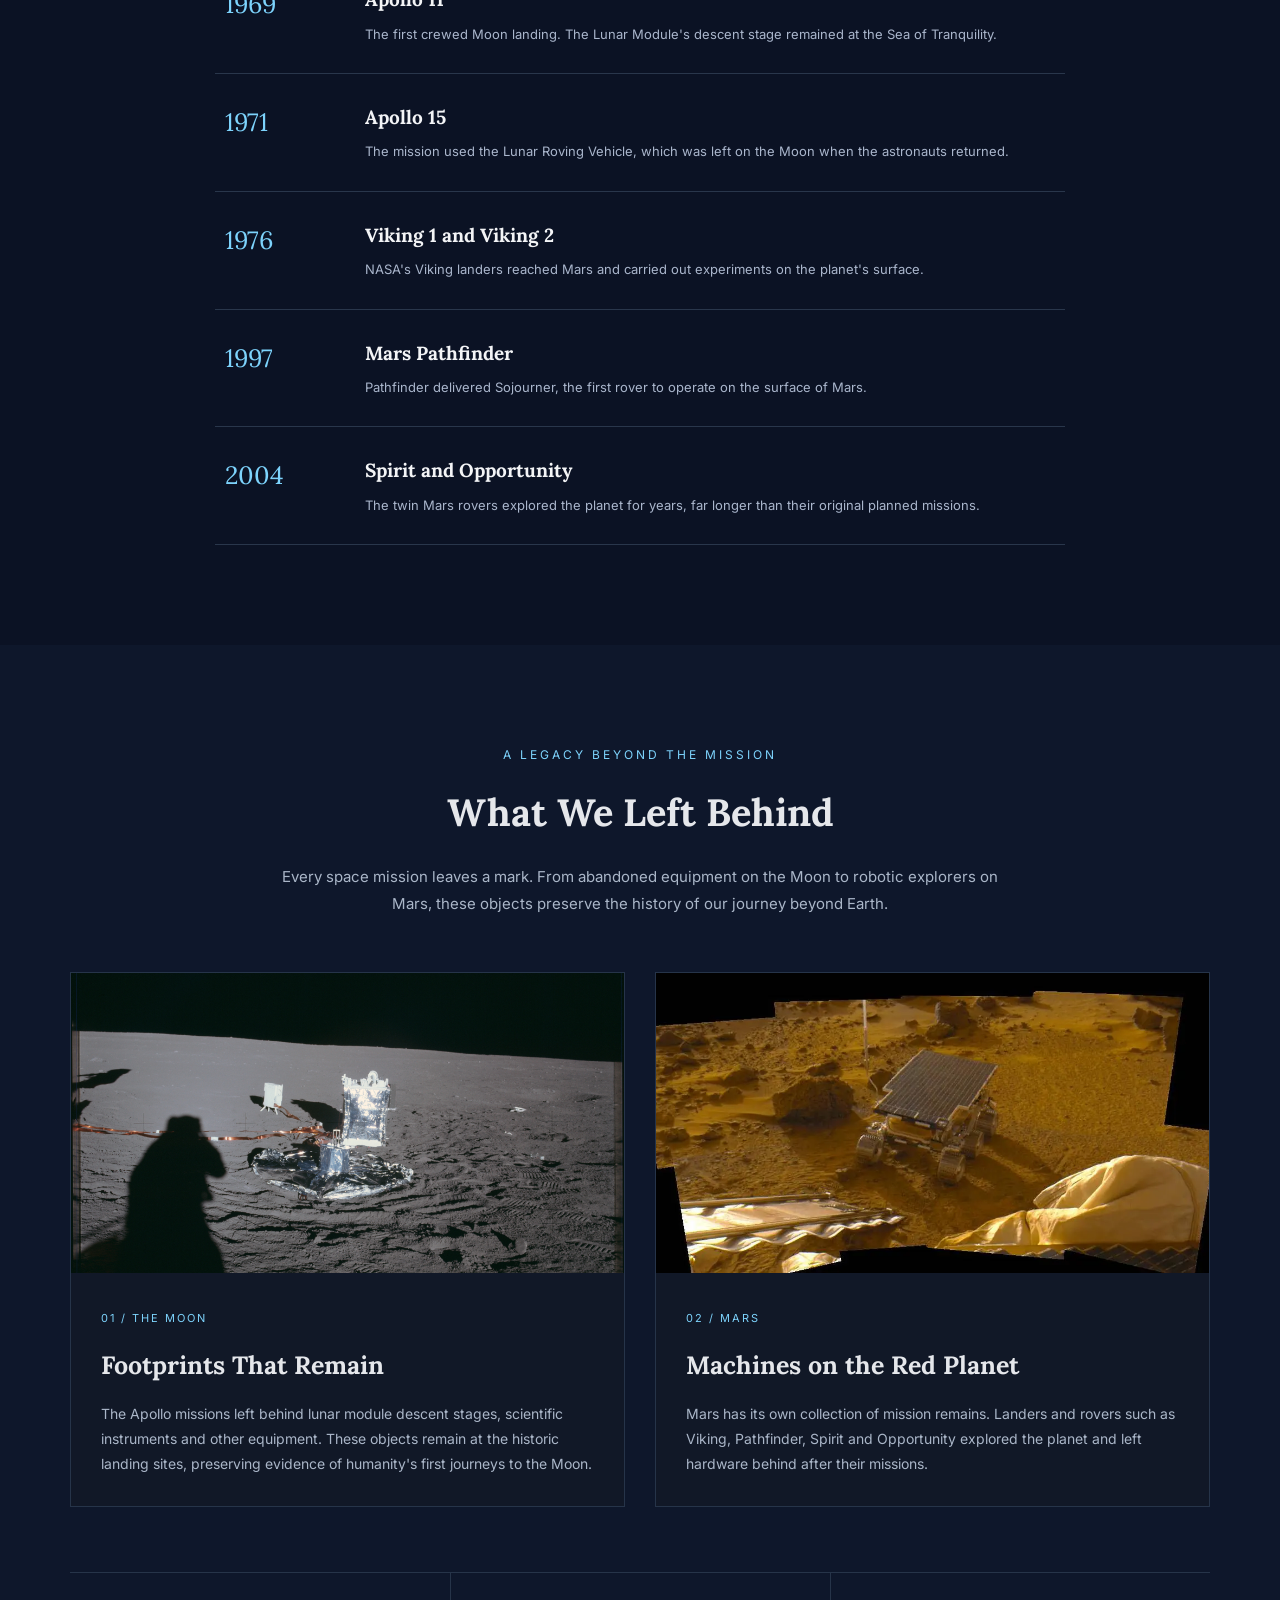
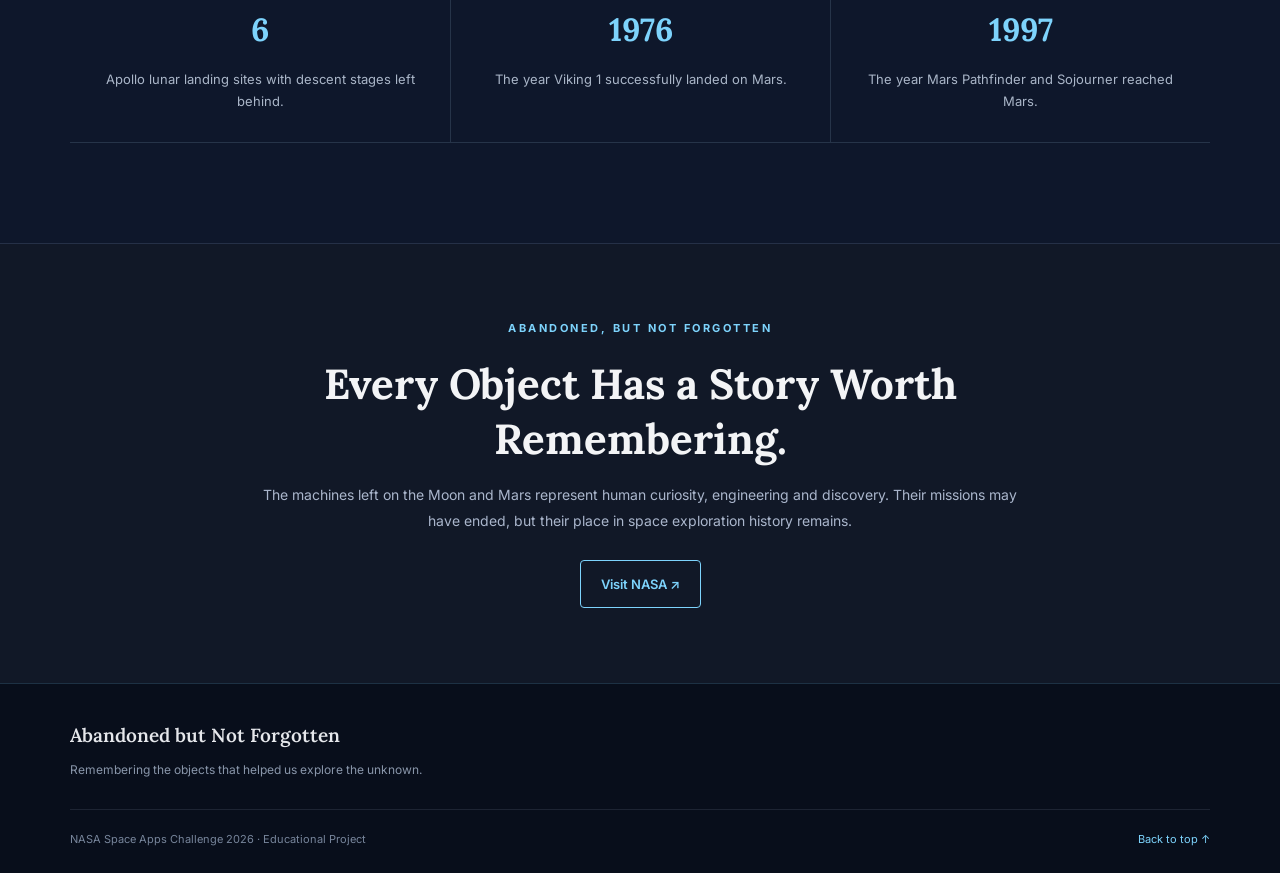
<file: explore.html>
<!DOCTYPE html>
<html lang="en">
<head>
    <meta charset="UTF-8">
    <meta name="viewport" content="width=device-width, initial-scale=1.0">
    <title>Explore | Abandoned but Not Forgotten</title>

    <link rel="preconnect" href="https://fonts.googleapis.com">
    <link rel="preconnect" href="https://fonts.gstatic.com" crossorigin>
    <link href="https://fonts.googleapis.com/css2?family=Inter:wght@400;500;600;700&family=Lora:wght@500;600;700&display=swap" rel="stylesheet">
    <link rel="stylesheet" href="style.css">
</head>
<body>
    <header>
        <nav class="navbar">
            <h3>Abandoned but Not Forgotten</h3>
            <ul>
                <li><a href="index.html">Home</a></li>
                <li><a href="explore.html">Explore</a></li>
                <li><a href="mission.html">Missions</a></li>
                <li><a href="timeline.html">Timeline</a></li>
                <li><a href="about.html">About</a></li>
            </ul>
        </nav>
    </header>


    <!-- EXPLORE HERO -->
    <section class="explore-hero-section">
        <div class="explore-hero-content">
            <p class="explore-kicker">THE STORIES LEFT BEHIND</p>
            <h1>Beyond the Mission, <span>Beyond the Landing.</span></h1>
            <p class="explore-hero-description">
                Not every explorer returns home. Across the Moon and Mars,
                machines, instruments and pieces of spacecraft remain long
                after their work is done. Explore the stories behind them.
            </p>
            <a href="#missions" class="explore-hero-link">
                Explore the records <span>→</span>
            </a>
        </div>

        <div class="explore-hero-visual">
            <img src="images/explore-hero.jpg"
                 alt="A view of the lunar surface with equipment left behind by exploration missions">
            <span class="explore-image-note">THE LEGACY OF SPACE EXPLORATION</span>
        </div>
    </section>


    <!-- INTRODUCTION -->
    <section class="explore-intro-section">
        <div class="explore-intro-inner">
            <div class="explore-intro-heading">
                <p class="eyebrow">A DIFFERENT SIDE OF EXPLORATION</p>
                <h2>The Mission Ends. The Evidence Remains.</h2>
            </div>

            <div class="explore-intro-copy">
                <p>
                    Space missions are remembered for their launches,
                    discoveries and historic moments. But every mission
                    also leaves behind a physical record of the journey.
                </p>
                <p>
                    Some equipment is left by design, such as the lower
                    stages of lunar landers. Other machines remain where
                    their missions ended, including robotic landers and
                    rovers on Mars.
                </p>
                <p class="explore-intro-note">
                    These objects are not just forgotten machines. They
                    are part of the history of how we explored other worlds.
                </p>
            </div>
        </div>
    </section>


    <!-- FEATURED MOON STORY -->
    <section class="explore-feature-section" id="missions">
        <div class="explore-section-heading">
            <p class="eyebrow">OBJECT FILE 001 · THE MOON</p>
            <h2>A Landing Place That Became History.</h2>
            <p>
                The Moon holds the remains of several crewed and robotic
                missions. Some objects were left there to make the journey
                home possible; others were scientific equipment.
            </p>
        </div>

        <div class="explore-feature-story">
            <div class="explore-feature-image">
                <img src="images/apollo-descent-stage.jpg"
                     alt="Apollo lunar module descent stage remaining on the Moon">
            </div>

            <div class="explore-feature-copy">
                <p class="explore-record-label">APOLLO LUNAR MODULE</p>
                <h3>The Part of Apollo That Stayed Behind</h3>
                <p>
                    The Lunar Module had two parts. Its descent stage
                    carried astronauts down to the lunar surface and
                    provided the platform from which the ascent stage
                    could lift off again.
                </p>
                <p>
                    When astronauts departed the Moon, the descent stage
                    remained at the landing site. Leaving it behind was
                    part of the mission design, not an accident.
                </p>
                <a class="explore-text-link"
                   href="https://science.nasa.gov/moon/"
                   target="_blank" rel="noopener noreferrer">
                    Read about lunar exploration ↗
                </a>
            </div>
        </div>
    </section>


    <!-- MISSION RECORDS -->
    <section class="explore-records-section">
        <div class="explore-records-inner">
            <div class="explore-records-heading">
                <div>
                    <p class="eyebrow">THE OBJECT ARCHIVE</p>
                    <h2>Three More Stories From Other Worlds.</h2>
                </div>
                <p>
                    From scientific experiments on the Moon to robotic
                    explorers on Mars, each record shows a different
                    part of humanity's journey.
                </p>
            </div>

            <div class="explore-records-grid">

                <!-- RECORD 002 -->
                <article class="explore-record-card">
                    <img src="images/spacecraft.jpg"
                         alt="Scientific experiment equipment from the Apollo lunar missions">
                    <div class="explore-record-content">
                        <span>02 / THE MOON</span>
                        <h3>Experiments Left on the Lunar Surface</h3>
                        <p>
                            Apollo crews deployed scientific instruments
                            on the Moon. These experiments helped collect
                            information about the lunar environment.
                        </p>
                        <a href="https://science.nasa.gov/moon/"
                           target="_blank" rel="noopener noreferrer">
                            Explore lunar science ↗
                        </a>
                    </div>
                </article>

                <!-- RECORD 003 -->
                <article class="explore-record-card">
                    <img src="images/viking-lander-explore.jpg"
                         alt="Viking lander on the surface of Mars">
                    <div class="explore-record-content">
                        <span>03 / MARS</span>
                        <h3>Viking: The First Successful U.S. Landers</h3>
                        <p>
                            Viking 1 and Viking 2 carried out experiments
                            on Mars. Their landers remained on the planet
                            after their missions ended.
                        </p>
                        <a href="https://science.nasa.gov/mars/"
                           target="_blank" rel="noopener noreferrer">
                            Explore Mars missions ↗
                        </a>
                    </div>
                </article>

                <!-- RECORD 004 -->
                <article class="explore-record-card">
                    <img src="images/pathfinder-lander-explore.jpg"
                         alt="Mars Pathfinder lander and Sojourner rover">
                    <div class="explore-record-content">
                        <span>04 / MARS</span>
                        <h3>Pathfinder and the Sojourner Rover</h3>
                        <p>
                            In 1997, Sojourner became the first rover to
                            operate on Mars. The rover and its Pathfinder
                            lander stayed at their landing site.
                        </p>
                        <a href="https://science.nasa.gov/mission/mars-pathfinder/"
                           target="_blank" rel="noopener noreferrer">
                            Explore Pathfinder ↗
                        </a>
                    </div>
                </article>

            </div>
        </div>
    </section>


    <!-- MISSION TIMELINE -->
    <section class="explore-history-section" id="timeline">
        <div class="explore-history-heading">
            <p class="eyebrow">A RECORD THROUGH TIME</p>
            <h2>Milestones That Left a Mark.</h2>
            <p>
                A short timeline of missions whose equipment became part
                of the story of lunar and Martian exploration.
            </p>
        </div>

        <div class="explore-history-list">

            <article class="explore-history-item">
                <span class="explore-history-year">1969</span>
                <div>
                    <h3>Apollo 11</h3>
                    <p>
                        The first crewed Moon landing. The Lunar Module's
                        descent stage remained at the Sea of Tranquility.
                    </p>
                </div>
            </article>

            <article class="explore-history-item">
                <span class="explore-history-year">1971</span>
                <div>
                    <h3>Apollo 15</h3>
                    <p>
                        The mission used the Lunar Roving Vehicle, which
                        was left on the Moon when the astronauts returned.
                    </p>
                </div>
            </article>

            <article class="explore-history-item">
                <span class="explore-history-year">1976</span>
                <div>
                    <h3>Viking 1 and Viking 2</h3>
                    <p>
                        NASA's Viking landers reached Mars and carried
                        out experiments on the planet's surface.
                    </p>
                </div>
            </article>

            <article class="explore-history-item">
                <span class="explore-history-year">1997</span>
                <div>
                    <h3>Mars Pathfinder</h3>
                    <p>
                        Pathfinder delivered Sojourner, the first rover
                        to operate on the surface of Mars.
                    </p>
                </div>
            </article>

            <article class="explore-history-item">
                <span class="explore-history-year">2004</span>
                <div>
                    <h3>Spirit and Opportunity</h3>
                    <p>
                        The twin Mars rovers explored the planet for years,
                        far longer than their original planned missions.
                    </p>
                </div>
            </article>

        </div>
    </section>

    
<!-- What Still Remains Section -->
<section class="remains-section" id="what-remains">

    <div class="remains-heading">
        <p class="remains-kicker">A LEGACY BEYOND THE MISSION</p>
        <h2>What We Left Behind</h2>
        <p>
            Every space mission leaves a mark. From abandoned
            equipment on the Moon to robotic explorers on Mars,
            these objects preserve the history of our journey
            beyond Earth.
        </p>
    </div>

    <!-- Moon and Mars Feature Panels -->
    <div class="remains-grid">

        <!-- Moon Panel -->
        <article class="remains-card">
            <div class="remains-image">
                <img src="images/lunar-experiment.jpg"
                     alt="Apollo equipment left on the Moon">
            </div>

            <div class="remains-info">
                <span>01 / THE MOON</span>
                <h3>Footprints That Remain</h3>
                <p>
                    The Apollo missions left behind lunar module
                    descent stages, scientific instruments and
                    other equipment. These objects remain at the
                    historic landing sites, preserving evidence
                    of humanity's first journeys to the Moon.
                </p>
            </div>
        </article>

        <!-- Mars Panel -->
        <article class="remains-card">
            <div class="remains-image">
                <img src="images/sojourner-rover.jpg"
                     alt="A robotic explorer on the surface of Mars">
            </div>

            <div class="remains-info">
                <span>02 / MARS</span>
                <h3>Machines on the Red Planet</h3>
                <p>
                    Mars has its own collection of mission remains.
                    Landers and rovers such as Viking, Pathfinder,
                    Spirit and Opportunity explored the planet
                    and left hardware behind after their missions.
                </p>
            </div>
        </article>

    </div>

    <!-- Interesting Facts -->
    <div class="remains-facts">
        <div class="remains-fact">
            <h3>6</h3>
            <p>Apollo lunar landing sites with descent stages left behind.</p>
        </div>

        <div class="remains-fact">
            <h3>1976</h3>
            <p>The year Viking 1 successfully landed on Mars.</p>
        </div>

        <div class="remains-fact">
            <h3>1997</h3>
            <p>The year Mars Pathfinder and Sojourner reached Mars.</p>
        </div>
    </div>

</section>


    <!-- ABOUT THIS PAGE -->
    <section class="explore-closing-section" id="about">
        <div class="explore-closing-inner">
            <p class="explore-kicker">ABANDONED, BUT NOT FORGOTTEN</p>
            <h2>Every Object Has a Story Worth Remembering.</h2>
            <p>
                The machines left on the Moon and Mars represent human
                curiosity, engineering and discovery. Their missions may
                have ended, but their place in space exploration history
                remains.
            </p>
            <a class="explore-closing-link"
               href="https://science.nasa.gov/"
               target="_blank" rel="noopener noreferrer">
                Visit NASA ↗
            </a>
        </div>
    </section>


    <!-- FOOTER -->
<footer class="footer">
    <div class="footer-main">
        <h3>Abandoned but Not Forgotten</h3>
        <p>Remembering the objects that helped us explore the unknown.</p>
    </div>

    <div class="footer-bottom">
        <p>NASA Space Apps Challenge 2026 · Educational Project</p>
        <a href="#">Back to top ↑</a>
    </div>
</footer>


</body>
</html>
</file>
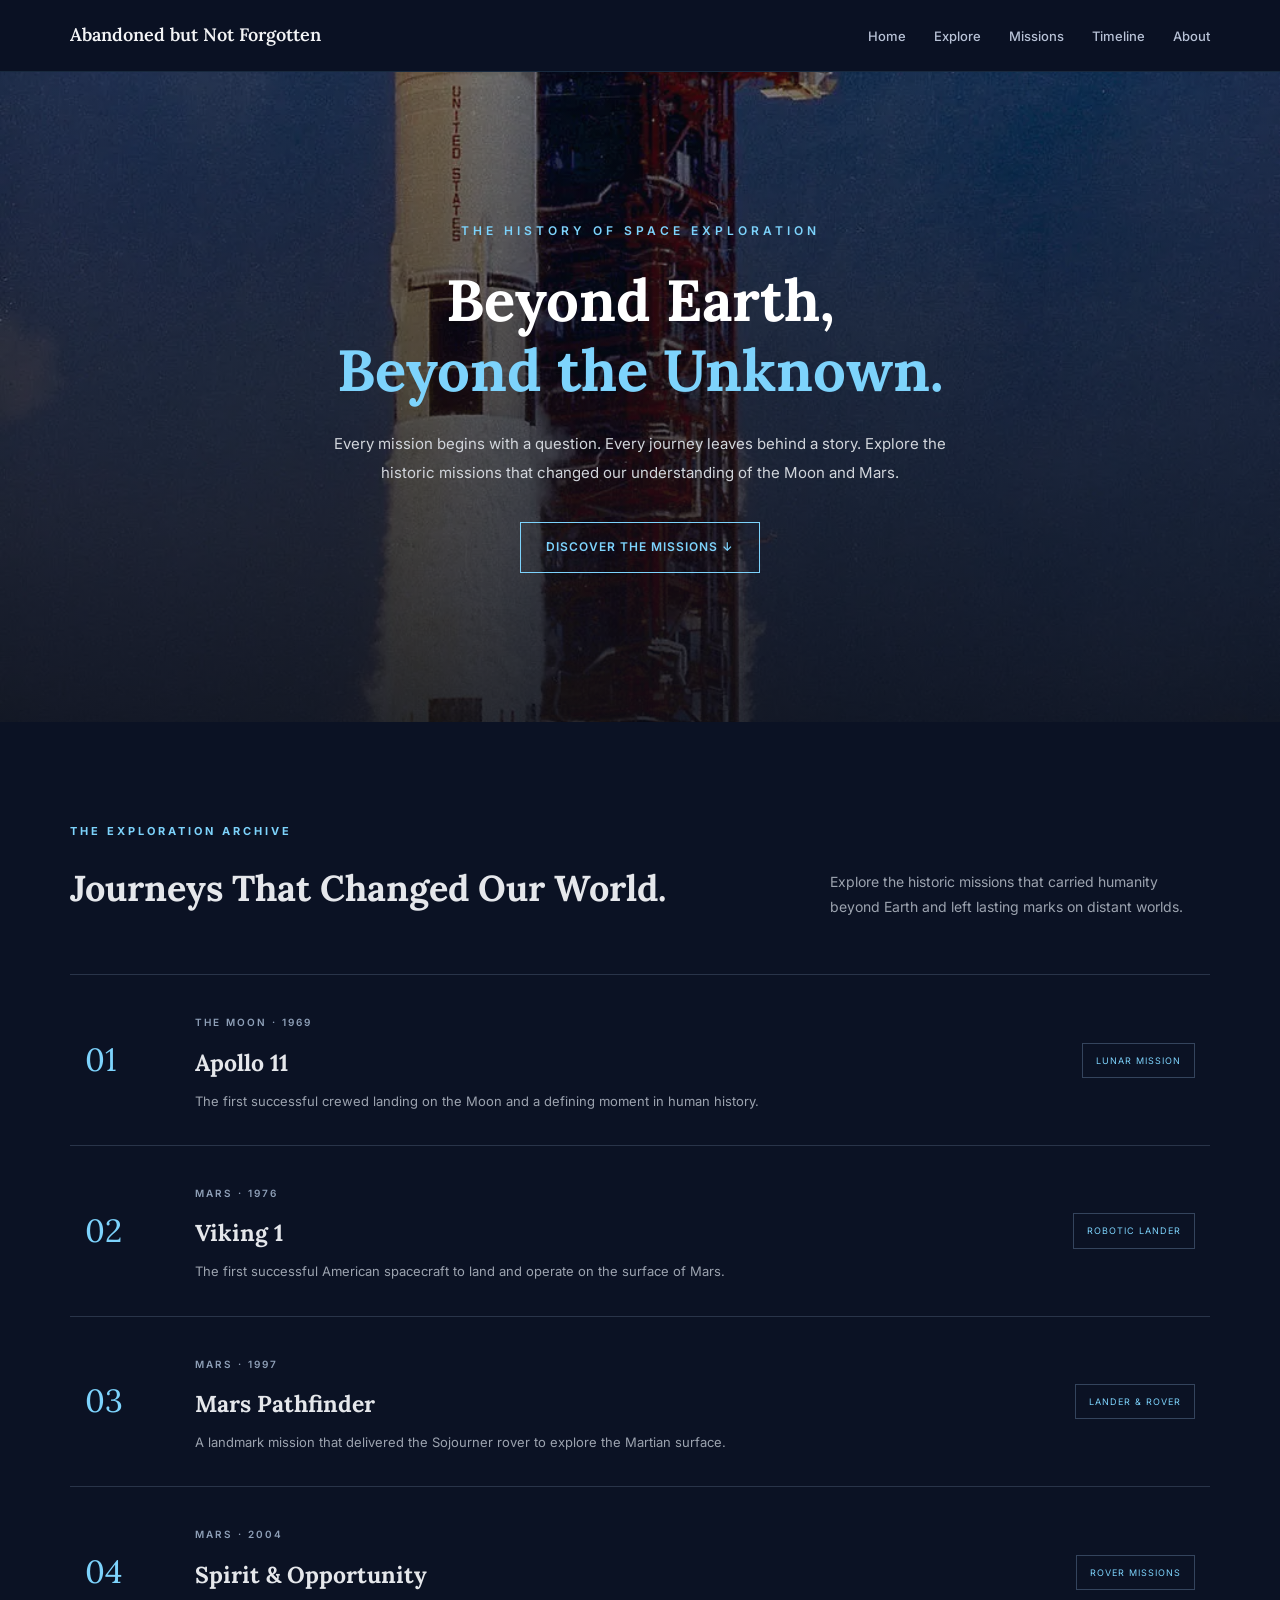
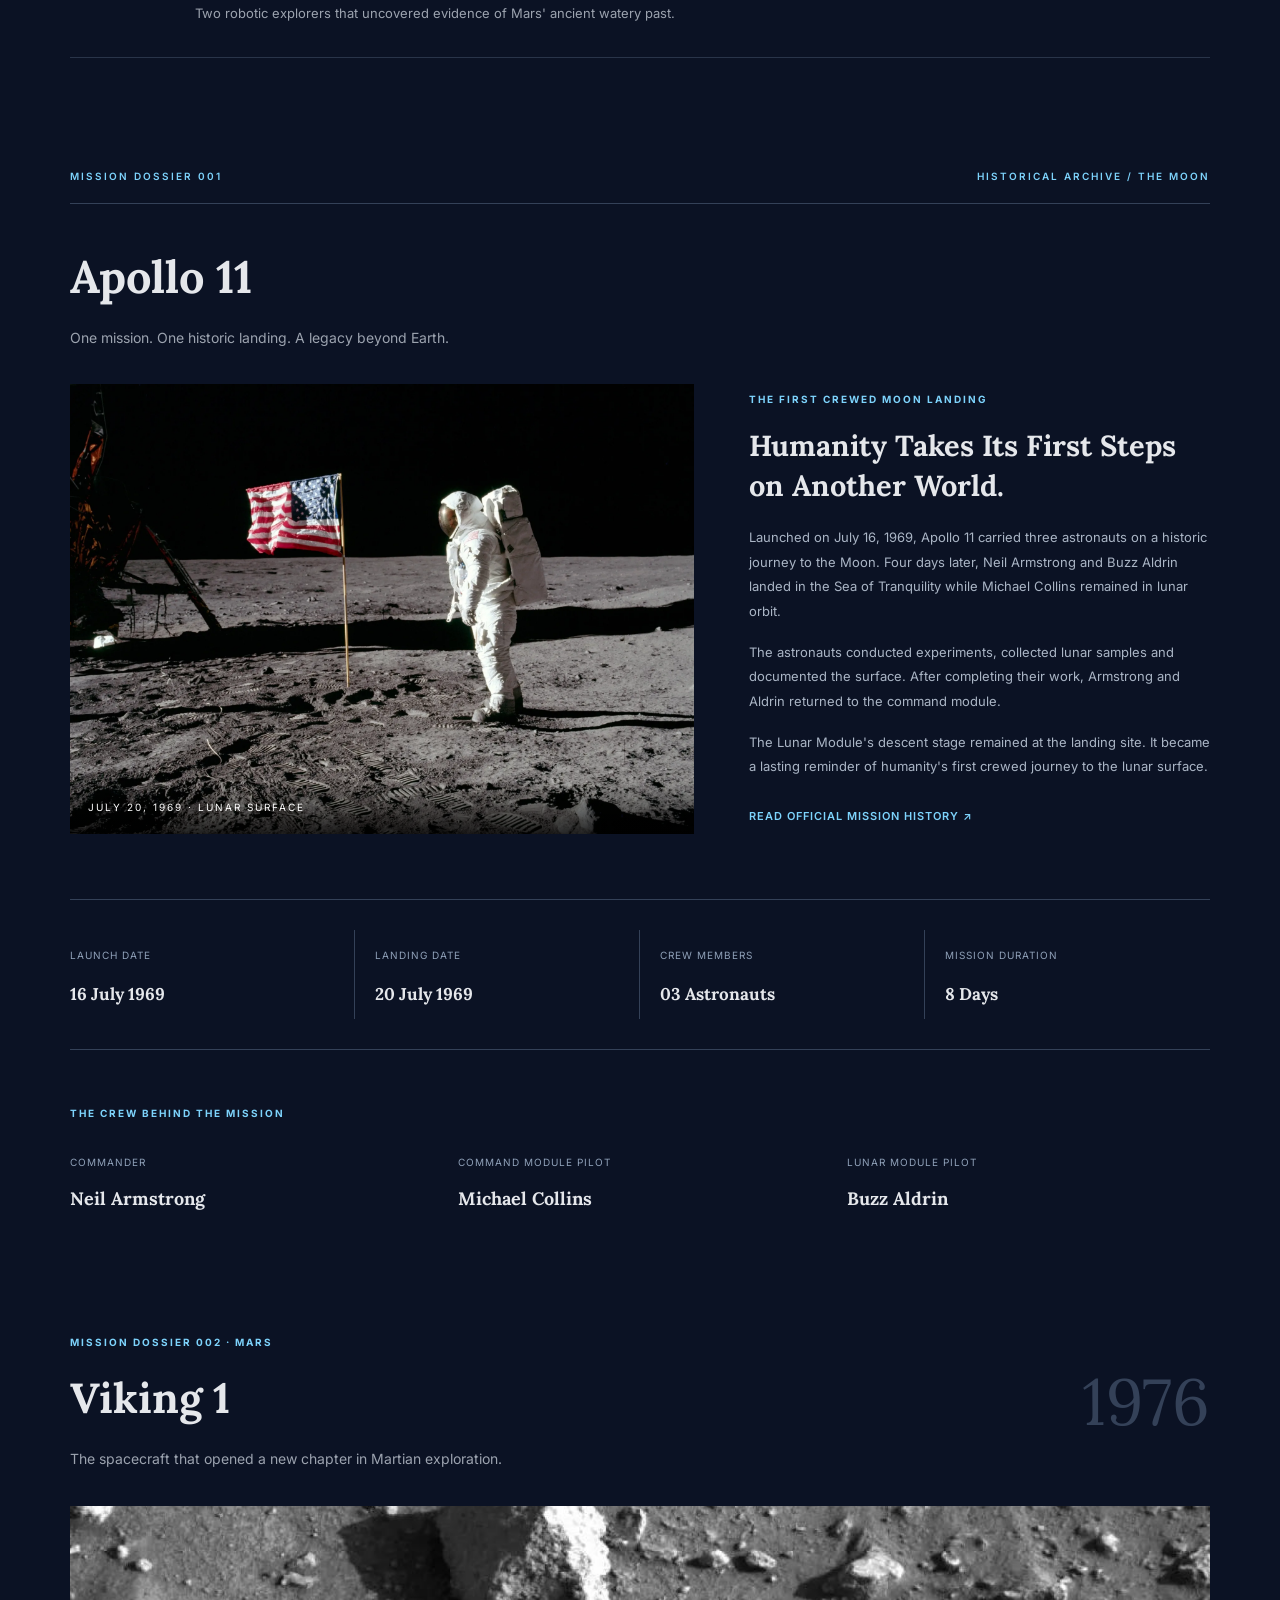
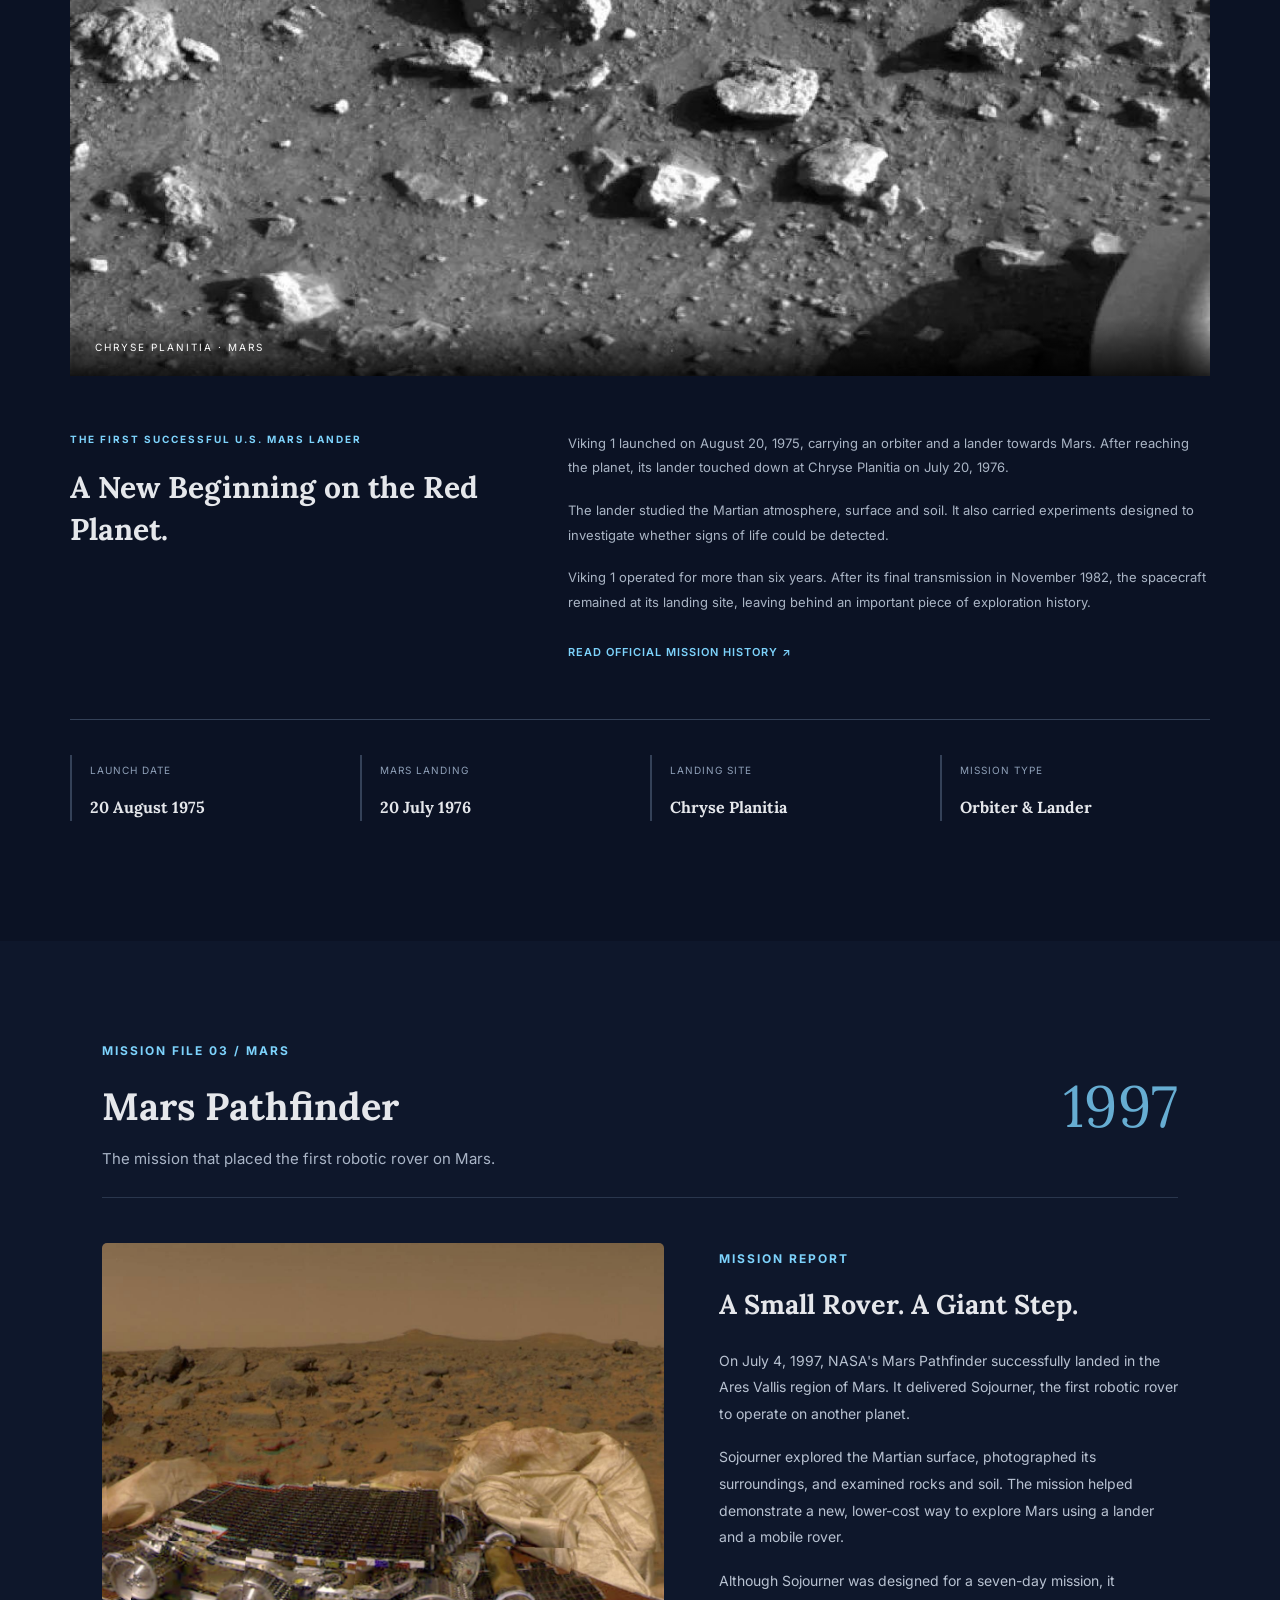
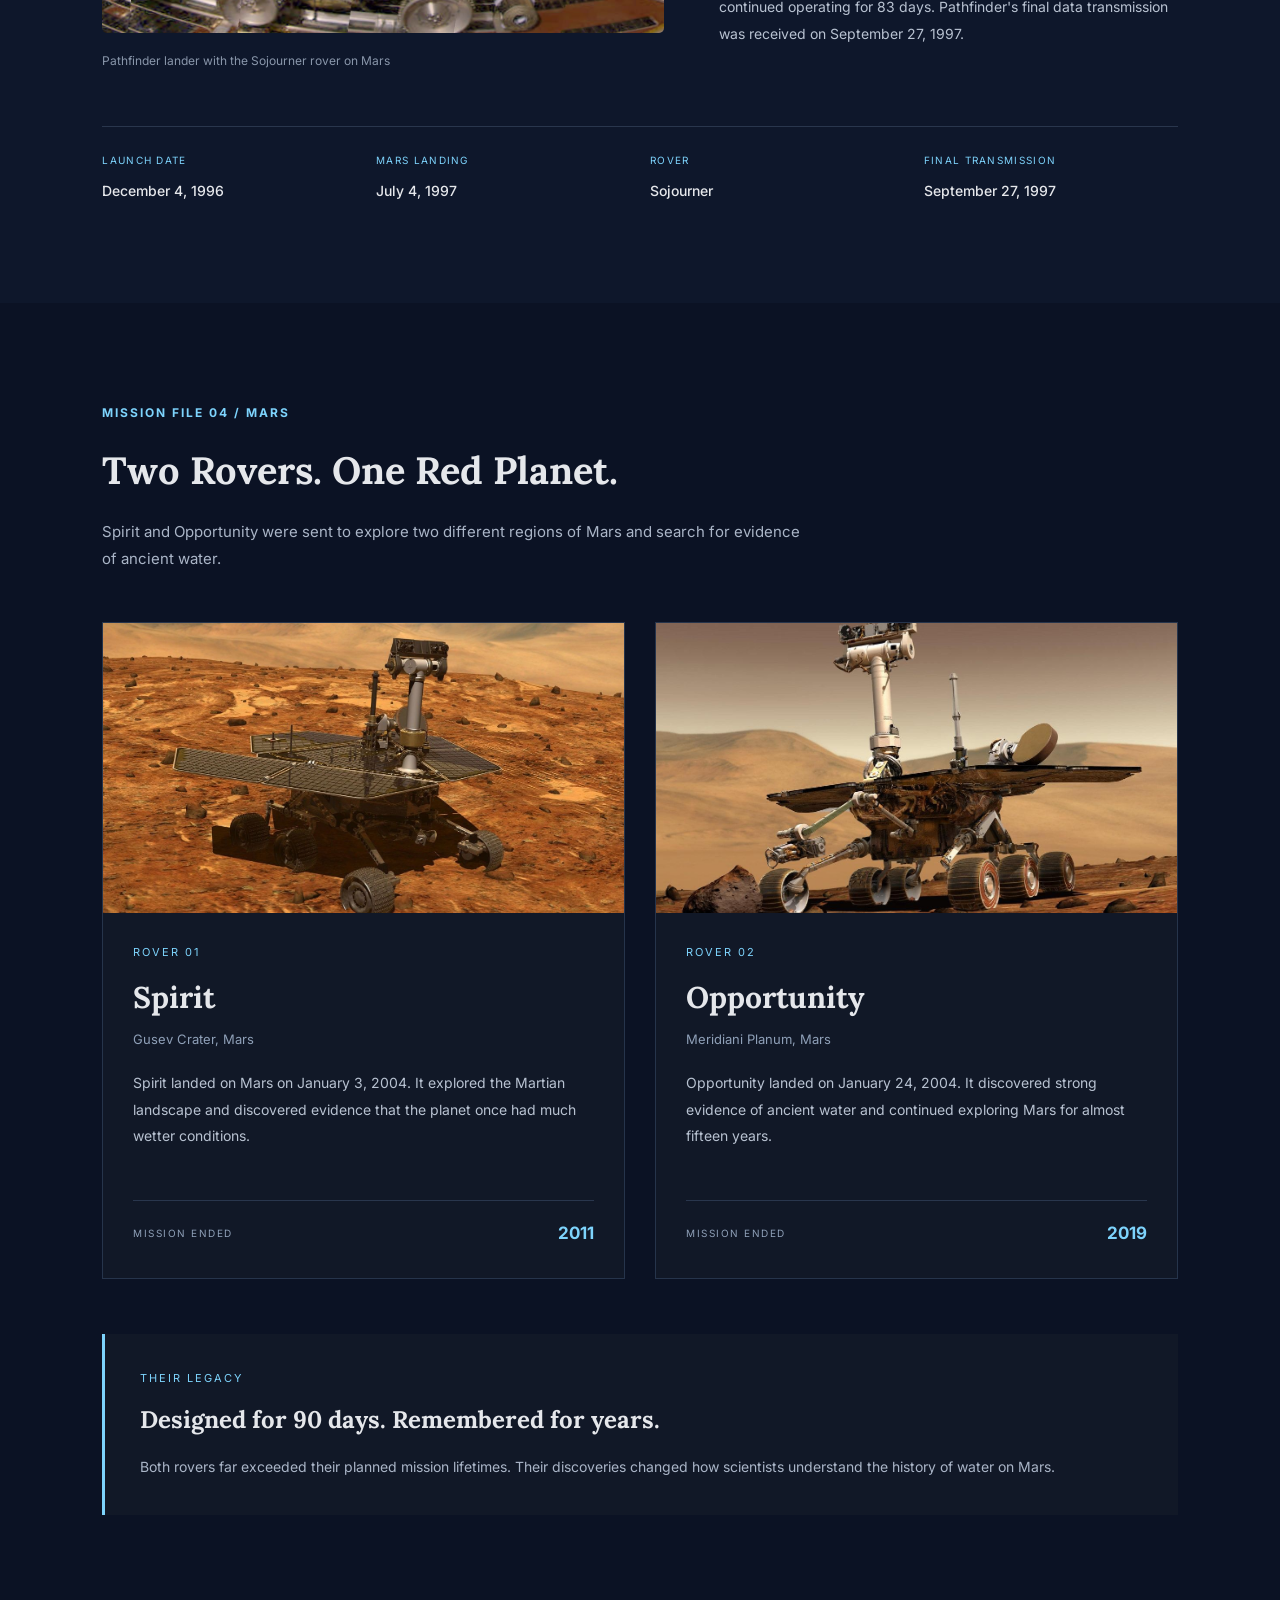
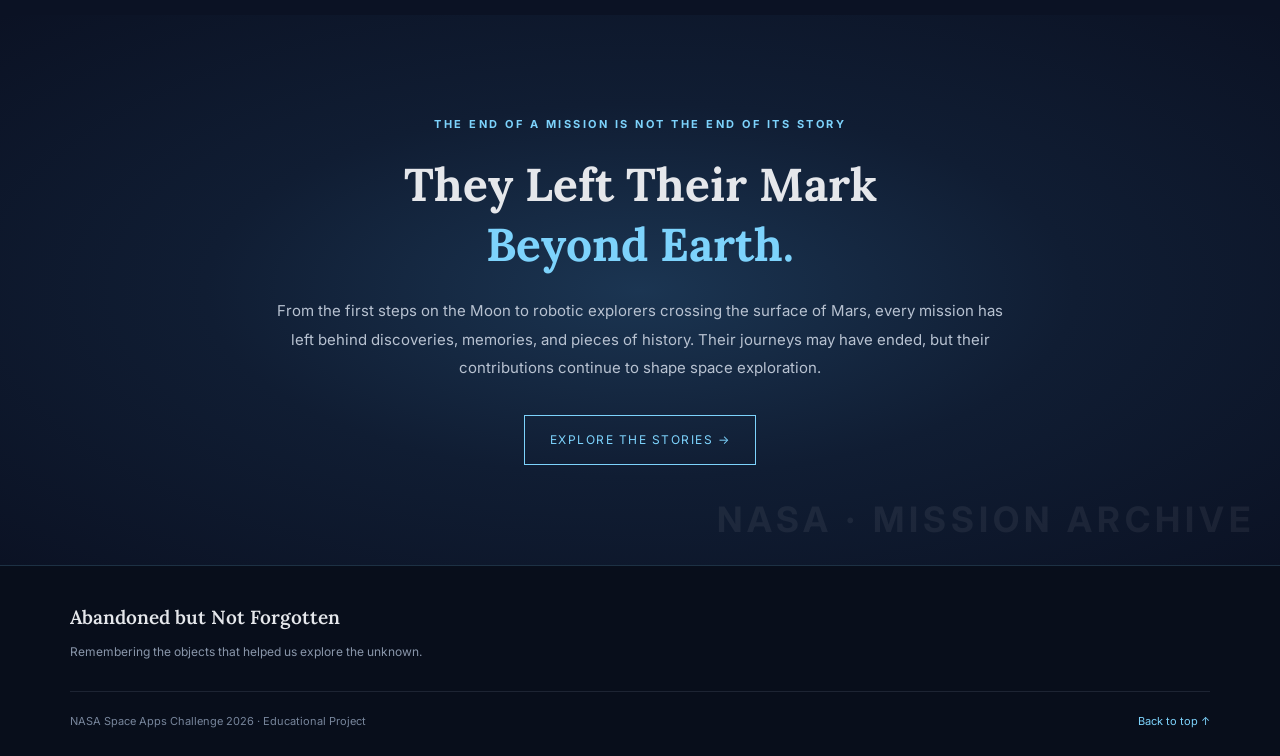
<file: mission.html>
<!DOCTYPE html>
<html lang="en">
<head>
    <meta charset="UTF-8">
    <meta name="viewport" content="width=device-width, initial-scale=1.0">

    <title>Mission Records | Abandoned but Not Forgotten</title>

    <!-- Google Fonts -->
    <link rel="preconnect" href="https://fonts.googleapis.com">
    <link rel="preconnect" href="https://fonts.gstatic.com" crossorigin>

    <link href="https://fonts.googleapis.com/css2?family=Inter:wght@400;500;600;700&family=Lora:wght@500;600;700&display=swap" rel="stylesheet">

    <!-- Main CSS -->
    <link rel="stylesheet" href="style.css">


</head>

<body class="missions-page">

    <!-- NAVIGATION BAR -->
    <header>
        <nav class="navbar">

            <h3>Abandoned but Not Forgotten</h3>

            <ul>
                <li><a href="index.html">Home</a></li>
                <li><a href="explore.html">Explore</a></li>
                <li><a href="mission.html" aria-current="page">Missions</a></li>
                <li><a href="timeline.html">Timeline</a></li>
                <li><a href="about.html">About</a></li>
            </ul>

        </nav>
    </header>

    
 
    <!-- MISSIONS HERO -->
    <section class="mission-main-hero">

        <div class="mission-hero-overlay"></div>

        <div class="mission-hero-content">

            <p>THE HISTORY OF SPACE EXPLORATION</p>

            <h1>
                Beyond Earth,
                <span>Beyond the Unknown.</span>
            </h1>

            <p class="mission-hero-description">
                Every mission begins with a question.
                Every journey leaves behind a story.
                Explore the historic missions that changed
                our understanding of the Moon and Mars.
            </p>

            <a href="#mission-index">
                DISCOVER THE MISSIONS ↓
            </a>

        </div>

    </section>


    
    <!-- MISSION INDEX SECTION -->
    <section class="mission-index-section" id="mission-index">

        <!-- Section Introduction -->
        <div class="mission-index-heading">

            <div>
                <p class="mission-index-kicker">THE EXPLORATION ARCHIVE</p>
                <h2>Journeys That Changed Our World.</h2>
            </div>

            <p>
                Explore the historic missions that carried
                humanity beyond Earth and left lasting marks
                on distant worlds.
            </p>

        </div>

        <!-- Mission Archive List -->
        <div class="mission-index-list">

            <!-- Mission 01 -->
            <article class="mission-index-item">
                <span class="mission-number">01</span>

                <div class="mission-index-info">
                    <span>THE MOON · 1969</span>
                    <h3>Apollo 11</h3>
                    <p>
                        The first successful crewed landing on
                        the Moon and a defining moment in human history.
                    </p>
                </div>

                <span class="mission-status">LUNAR MISSION</span>
            </article>

            <!-- Mission 02 -->
            <article class="mission-index-item">
                <span class="mission-number">02</span>

                <div class="mission-index-info">
                    <span>MARS · 1976</span>
                    <h3>Viking 1</h3>
                    <p>
                        The first successful American spacecraft
                        to land and operate on the surface of Mars.
                    </p>
                </div>

                <span class="mission-status">ROBOTIC LANDER</span>
            </article>

            <!-- Mission 03 -->
            <article class="mission-index-item">
                <span class="mission-number">03</span>

                <div class="mission-index-info">
                    <span>MARS · 1997</span>
                    <h3>Mars Pathfinder</h3>
                    <p>
                        A landmark mission that delivered the
                        Sojourner rover to explore the Martian surface.
                    </p>
                </div>

                <span class="mission-status">LANDER & ROVER</span>
            </article>

            <!-- Mission 04 -->
            <article class="mission-index-item">
                <span class="mission-number">04</span>

                <div class="mission-index-info">
                    <span>MARS · 2004</span>
                    <h3>Spirit & Opportunity</h3>
                    <p>
                        Two robotic explorers that uncovered
                        evidence of Mars' ancient watery past.
                    </p>
                </div>

                <span class="mission-status">ROVER MISSIONS</span>
            </article>

        </div>

    </section>

    
    <!-- APOLLO 11 MISSION DOSSIER -->
    <section class="apollo-dossier">

        <!-- Dossier Header -->
        <div class="dossier-header">
            <p>MISSION DOSSIER 001</p>
            <span>HISTORICAL ARCHIVE / THE MOON</span>
        </div>

        <!-- Mission Title -->
        <div class="dossier-title">
            <h2>Apollo 11</h2>
            <p>One mission. One historic landing. A legacy beyond Earth.</p>
        </div>

        <!-- Mission Main Content -->
        <div class="dossier-main">

            <div class="dossier-photo">
                <img src="images/apollo-11-moon.jpg"
                     alt="Buzz Aldrin standing on the lunar surface during Apollo 11">

                <span>JULY 20, 1969 · LUNAR SURFACE</span>
            </div>

            <div class="dossier-information">

                <p class="dossier-label">THE FIRST CREWED MOON LANDING</p>

                <h3>Humanity Takes Its First Steps on Another World.</h3>

                <p>
                    Launched on July 16, 1969, Apollo 11 carried
                    three astronauts on a historic journey to
                    the Moon. Four days later, Neil Armstrong
                    and Buzz Aldrin landed in the Sea of
                    Tranquility while Michael Collins remained
                    in lunar orbit.
                </p>

                <p>
                    The astronauts conducted experiments,
                    collected lunar samples and documented
                    the surface. After completing their work,
                    Armstrong and Aldrin returned to the
                    command module.
                </p>

                <p>
                    The Lunar Module's descent stage remained
                    at the landing site. It became a lasting
                    reminder of humanity's first crewed
                    journey to the lunar surface.
                </p>

                <a href="https://www.nasa.gov/mission/apollo-11/"
                   target="_blank"
                   rel="noopener noreferrer">
                    READ OFFICIAL MISSION HISTORY ↗
                </a>

            </div>

        </div>

        <!-- Mission Statistics -->
        <div class="dossier-stats">

            <div>
                <span>LAUNCH DATE</span>
                <h3>16 July 1969</h3>
            </div>

            <div>
                <span>LANDING DATE</span>
                <h3>20 July 1969</h3>
            </div>

            <div>
                <span>CREW MEMBERS</span>
                <h3>03 Astronauts</h3>
            </div>

            <div>
                <span>MISSION DURATION</span>
                <h3>8 Days</h3>
            </div>

        </div>

        <!-- Crew Information -->
        <div class="apollo-crew">

            <p class="dossier-label">THE CREW BEHIND THE MISSION</p>

            <div class="apollo-crew-list">

                <div>
                    <span>COMMANDER</span>
                    <h3>Neil Armstrong</h3>
                </div>

                <div>
                    <span>COMMAND MODULE PILOT</span>
                    <h3>Michael Collins</h3>
                </div>

                <div>
                    <span>LUNAR MODULE PILOT</span>
                    <h3>Buzz Aldrin</h3>
                </div>

            </div>

        </div>

    </section>

    
    <!-- VIKING 1 MISSION DOSSIER -->
    <section class="viking-dossier">

        <!-- Mission Heading -->
        <div class="viking-heading">
            <div>
                <p class="dossier-label">MISSION DOSSIER 002 · MARS</p>
                <h2>Viking 1</h2>
                <p>The spacecraft that opened a new chapter in Martian exploration.</p>
            </div>

            <span class="viking-year">1976</span>
        </div>

        <!-- Main Mission Image -->
        <div class="viking-image">
            <img src="images/viking.jpg"
                 alt="NASA Viking 1 lander on the surface of Mars">

            <span>CHRYSE PLANITIA · MARS</span>
        </div>

        <!-- Mission Story -->
        <div class="viking-story">

            <div class="viking-story-title">
                <p class="dossier-label">THE FIRST SUCCESSFUL U.S. MARS LANDER</p>
                <h3>A New Beginning on the Red Planet.</h3>
            </div>

            <div class="viking-story-text">
                <p>
                    Viking 1 launched on August 20, 1975,
                    carrying an orbiter and a lander towards Mars.
                    After reaching the planet, its lander touched
                    down at Chryse Planitia on July 20, 1976.
                </p>

                <p>
                    The lander studied the Martian atmosphere,
                    surface and soil. It also carried experiments
                    designed to investigate whether signs of
                    life could be detected.
                </p>

                <p>
                    Viking 1 operated for more than six years.
                    After its final transmission in November 1982,
                    the spacecraft remained at its landing site,
                    leaving behind an important piece of
                    exploration history.
                </p>

                <a href="https://science.nasa.gov/mission/viking-1/"
                   target="_blank"
                   rel="noopener noreferrer">
                    READ OFFICIAL MISSION HISTORY ↗
                </a>
            </div>

        </div>

        <!-- Mission Details -->
        <div class="viking-details">

            <div>
                <span>LAUNCH DATE</span>
                <h3>20 August 1975</h3>
            </div>

            <div>
                <span>MARS LANDING</span>
                <h3>20 July 1976</h3>
            </div>

            <div>
                <span>LANDING SITE</span>
                <h3>Chryse Planitia</h3>
            </div>

            <div>
                <span>MISSION TYPE</span>
                <h3>Orbiter & Lander</h3>
            </div>

        </div>

    </section>

    <!-- Mars Pathfinder Mission -->
<section class="pathfinder-section">

    <div class="pathfinder-top">
        <div>
            <p class="pathfinder-label">MISSION FILE 03 / MARS</p>
            <h2>Mars Pathfinder</h2>
            <p class="pathfinder-subtitle">
                The mission that placed the first robotic rover on Mars.
            </p>
        </div>

        <span class="pathfinder-year">1997</span>
    </div>

    <div class="pathfinder-content">

        <div class="pathfinder-image">
            <img src="images/mars-pathfinder.jpg"
                 alt="NASA Mars Pathfinder lander and Sojourner rover on Mars">
            <p>Pathfinder lander with the Sojourner rover on Mars</p>
        </div>

        <div class="pathfinder-report">

            <p class="report-heading">MISSION REPORT</p>

            <h3>A Small Rover. A Giant Step.</h3>

            <p>
                On July 4, 1997, NASA's Mars Pathfinder successfully
                landed in the Ares Vallis region of Mars. It delivered
                Sojourner, the first robotic rover to operate on another
                planet.
            </p>

            <p>
                Sojourner explored the Martian surface, photographed
                its surroundings, and examined rocks and soil.
                The mission helped demonstrate a new, lower-cost way
                to explore Mars using a lander and a mobile rover.
            </p>

            <p>
                Although Sojourner was designed for a seven-day mission,
                it continued operating for 83 days. Pathfinder's final
                data transmission was received on September 27, 1997.
            </p>

        </div>
    </div>

    <div class="pathfinder-facts">

        <div>
            <span>LAUNCH DATE</span>
            <h4>December 4, 1996</h4>
        </div>

        <div>
            <span>MARS LANDING</span>
            <h4>July 4, 1997</h4>
        </div>

        <div>
            <span>ROVER</span>
            <h4>Sojourner</h4>
        </div>

        <div>
            <span>FINAL TRANSMISSION</span>
            <h4>September 27, 1997</h4>
        </div>

    </div>

</section>

<!-- Spirit and Opportunity Mission -->
<section class="twin-rovers-section">

    <div class="twin-heading">
        <p>MISSION FILE 04 / MARS</p>
        <h2>Two Rovers. One Red Planet.</h2>
        <span>
            Spirit and Opportunity were sent to explore two different
            regions of Mars and search for evidence of ancient water.
        </span>
    </div>

    <div class="twin-rovers-grid">

        <!-- Spirit Rover -->
        <article class="rover-card">

            <img src="images/spirit-rover.jpg"
                 alt="NASA Spirit rover on the surface of Mars">

            <div class="rover-card-content">
                <p class="rover-number">ROVER 01</p>
                <h3>Spirit</h3>
                <p class="rover-location">Gusev Crater, Mars</p>

                <p class="rover-description">
                    Spirit landed on Mars on January 3, 2004.
                    It explored the Martian landscape and discovered
                    evidence that the planet once had much wetter
                    conditions.
                </p>

                <div class="rover-card-footer">
                    <span>MISSION ENDED</span>
                    <strong>2011</strong>
                </div>
            </div>

        </article>

        <!-- Opportunity Rover -->
        <article class="rover-card">

            <img src="images/opportunity-rover.jpg"
                 alt="NASA Opportunity rover exploring Mars">

            <div class="rover-card-content">
                <p class="rover-number">ROVER 02</p>
                <h3>Opportunity</h3>
                <p class="rover-location">Meridiani Planum, Mars</p>

                <p class="rover-description">
                    Opportunity landed on January 24, 2004.
                    It discovered strong evidence of ancient water
                    and continued exploring Mars for almost
                    fifteen years.
                </p>

                <div class="rover-card-footer">
                    <span>MISSION ENDED</span>
                    <strong>2019</strong>
                </div>
            </div>

        </article>

    </div>

    <div class="twin-rovers-note">
        <p>THEIR LEGACY</p>
        <h3>Designed for 90 days. Remembered for years.</h3>
        <span>
            Both rovers far exceeded their planned mission lifetimes.
            Their discoveries changed how scientists understand
            the history of water on Mars.
        </span>
    </div>

</section>

<!-- Missions Closing Section -->
<section class="mission-closing">

    <div class="mission-closing-content">

        <p class="closing-label">THE END OF A MISSION IS NOT THE END OF ITS STORY</p>

        <h2>
            They Left Their Mark
            <span>Beyond Earth.</span>
        </h2>

        <p class="closing-description">
            From the first steps on the Moon to robotic explorers
            crossing the surface of Mars, every mission has left
            behind discoveries, memories, and pieces of history.
            Their journeys may have ended, but their contributions
            continue to shape space exploration.
        </p>

        <a href="explore.html" class="closing-button">
            EXPLORE THE STORIES →
        </a>

    </div>

    <div class="closing-background-text">
        NASA · MISSION ARCHIVE
    </div>

</section>

<!-- FOOTER -->
<footer class="footer">
    <div class="footer-main">
        <h3>Abandoned but Not Forgotten</h3>
        <p>Remembering the objects that helped us explore the unknown.</p>
    </div>

    <div class="footer-bottom">
        <p>NASA Space Apps Challenge 2026 · Educational Project</p>
        <a href="#">Back to top ↑</a>
    </div>
</footer>


</body>
</html>
</file>
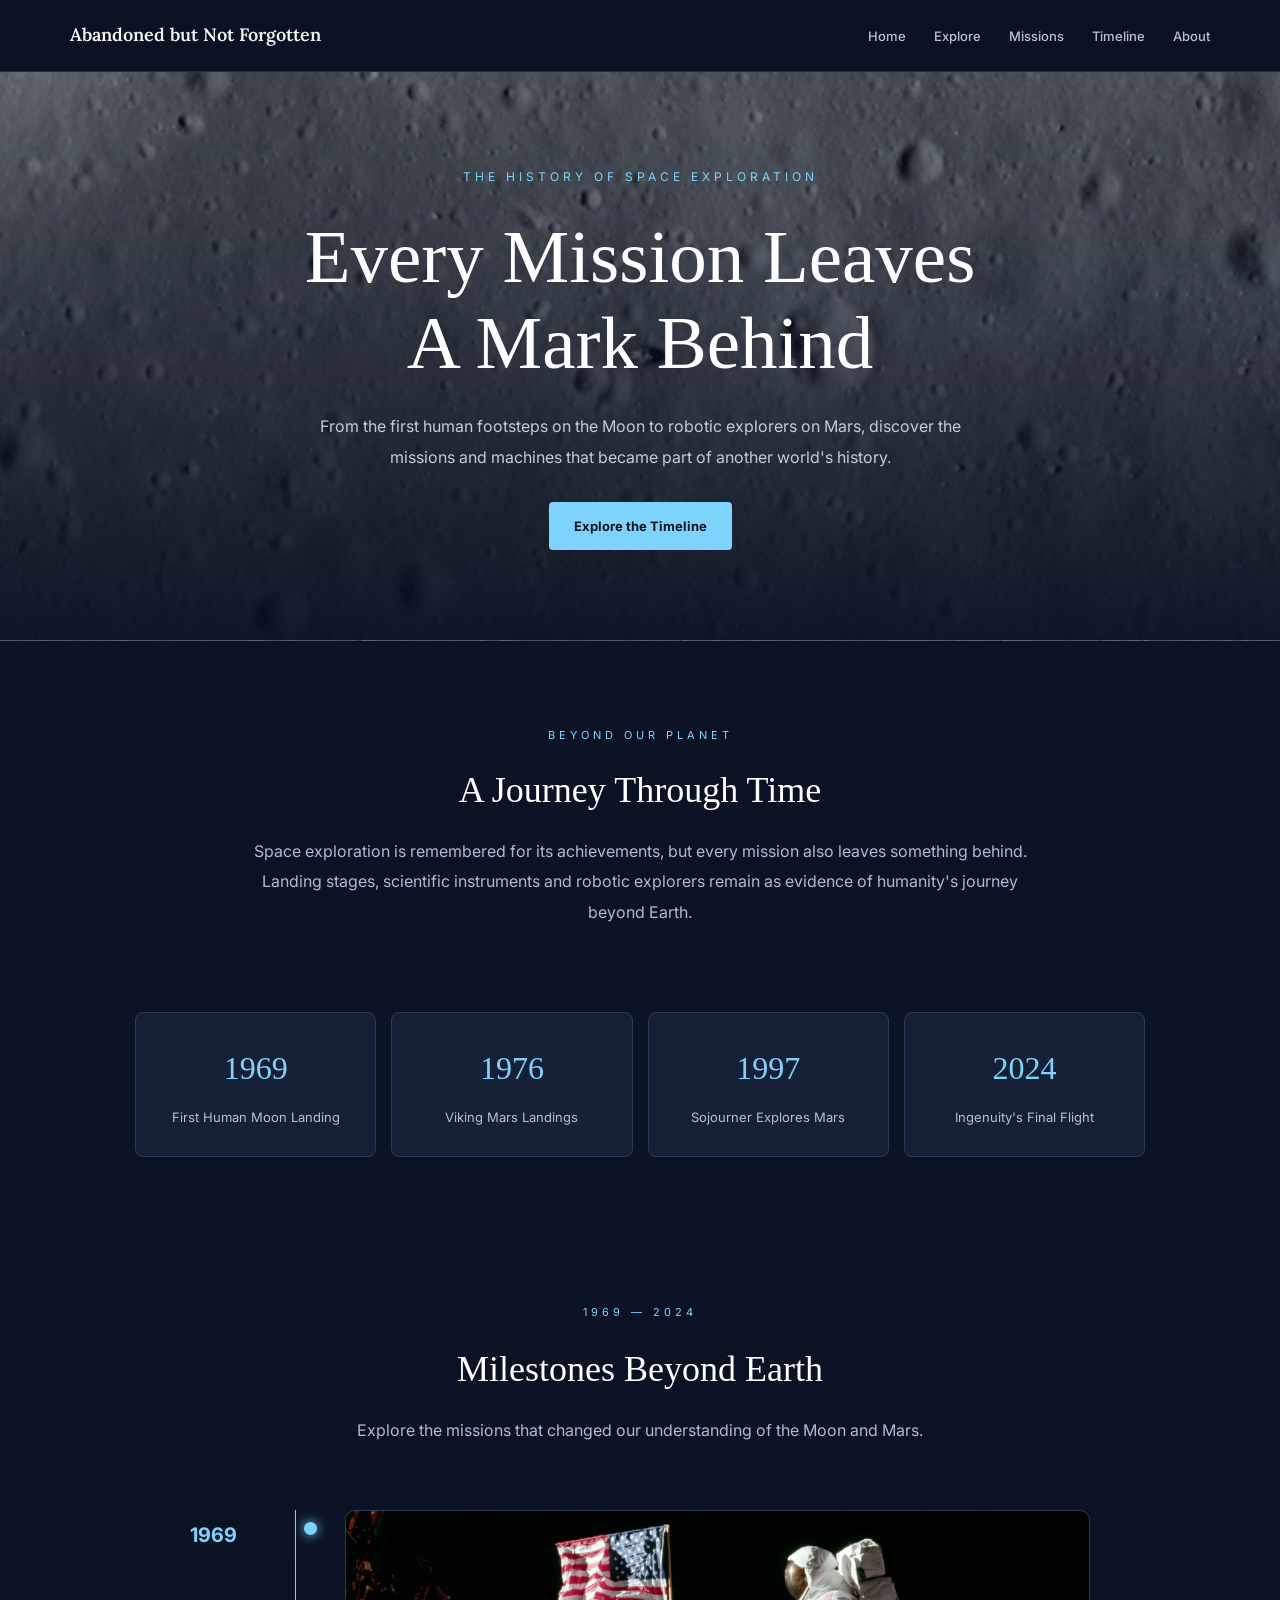
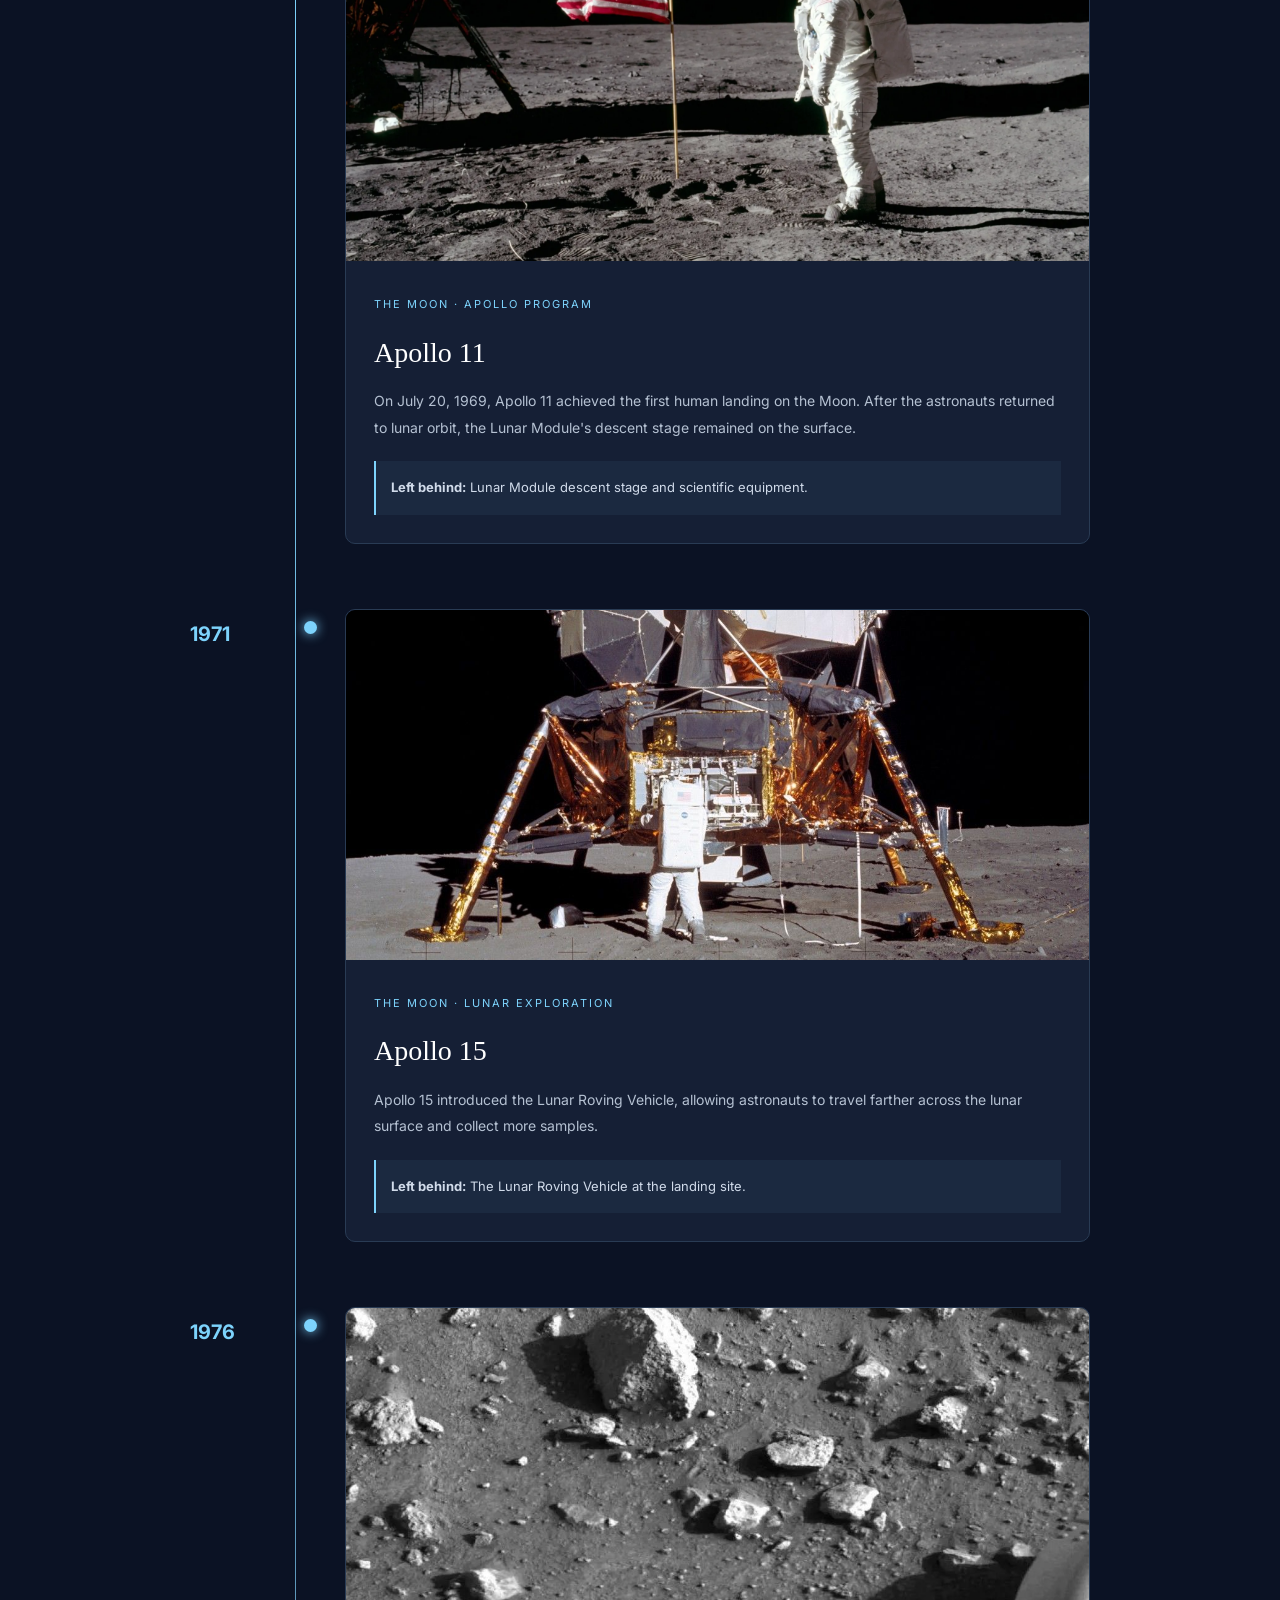
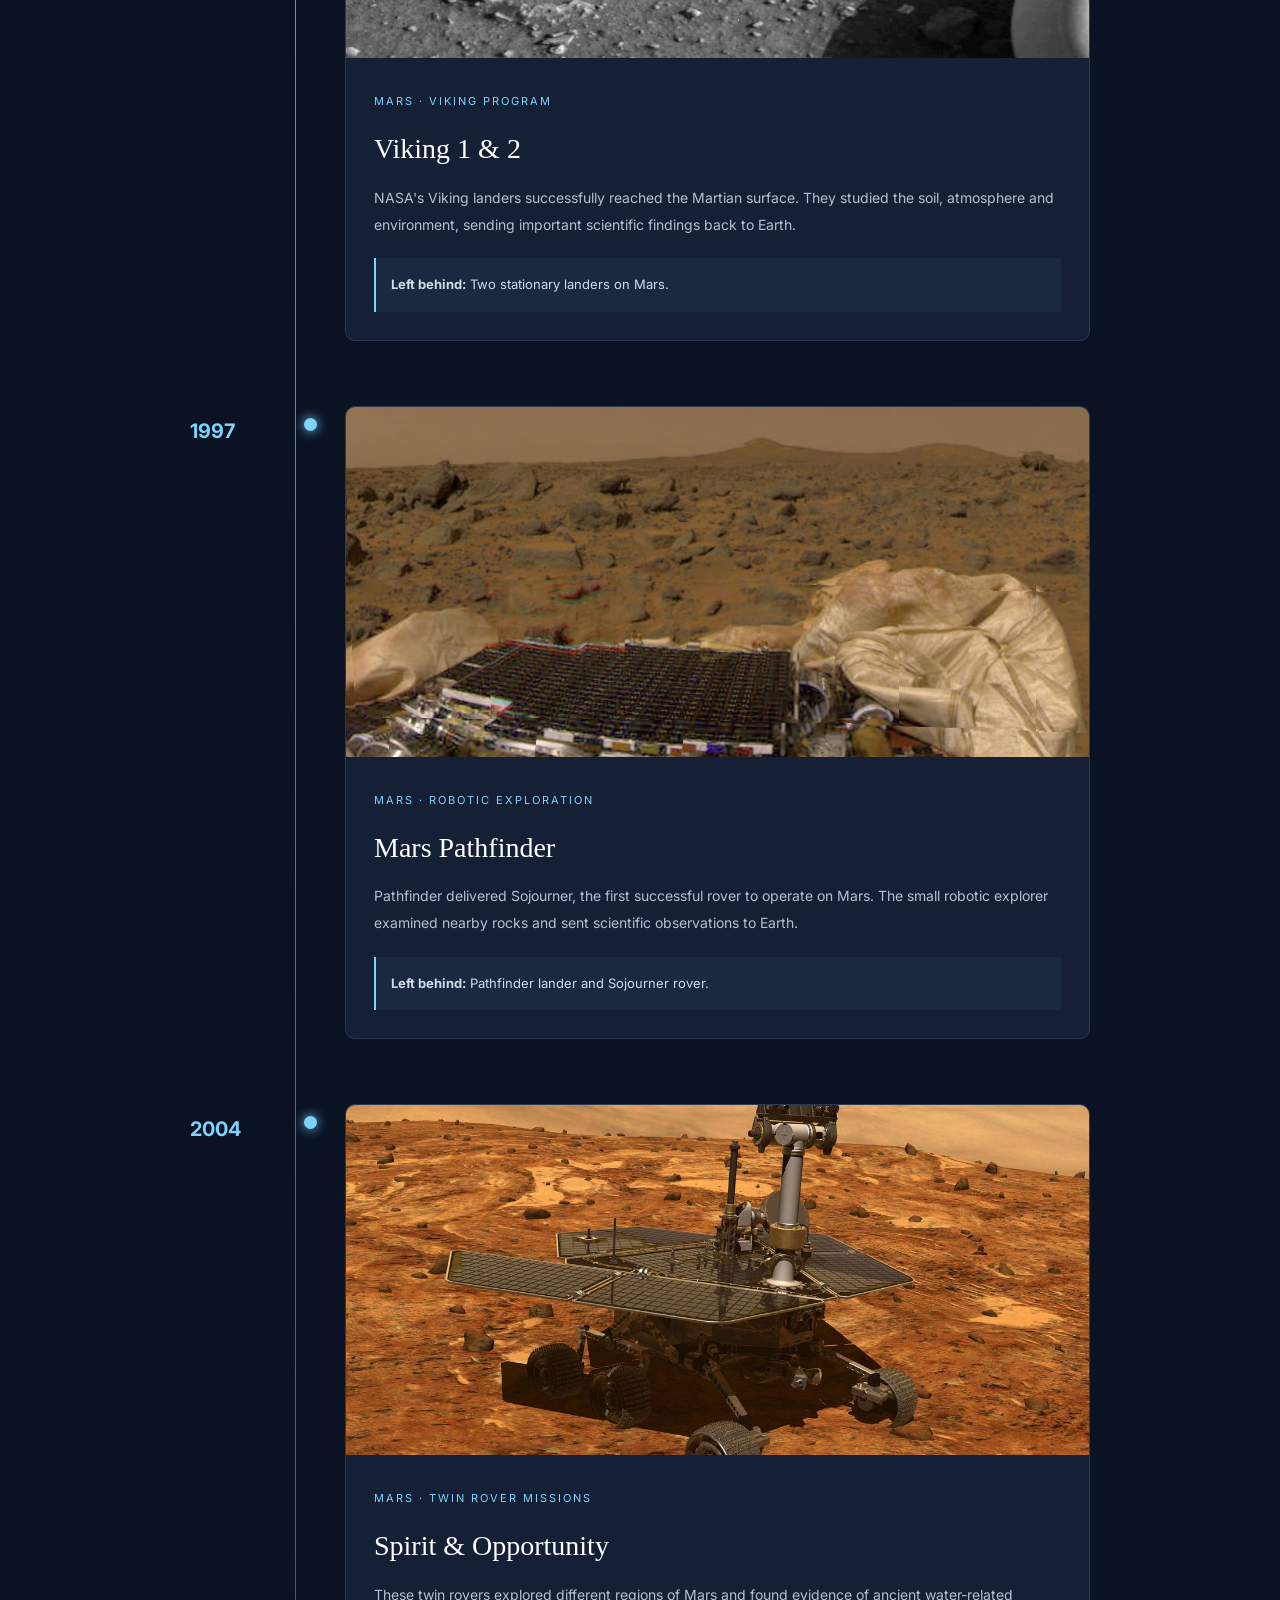
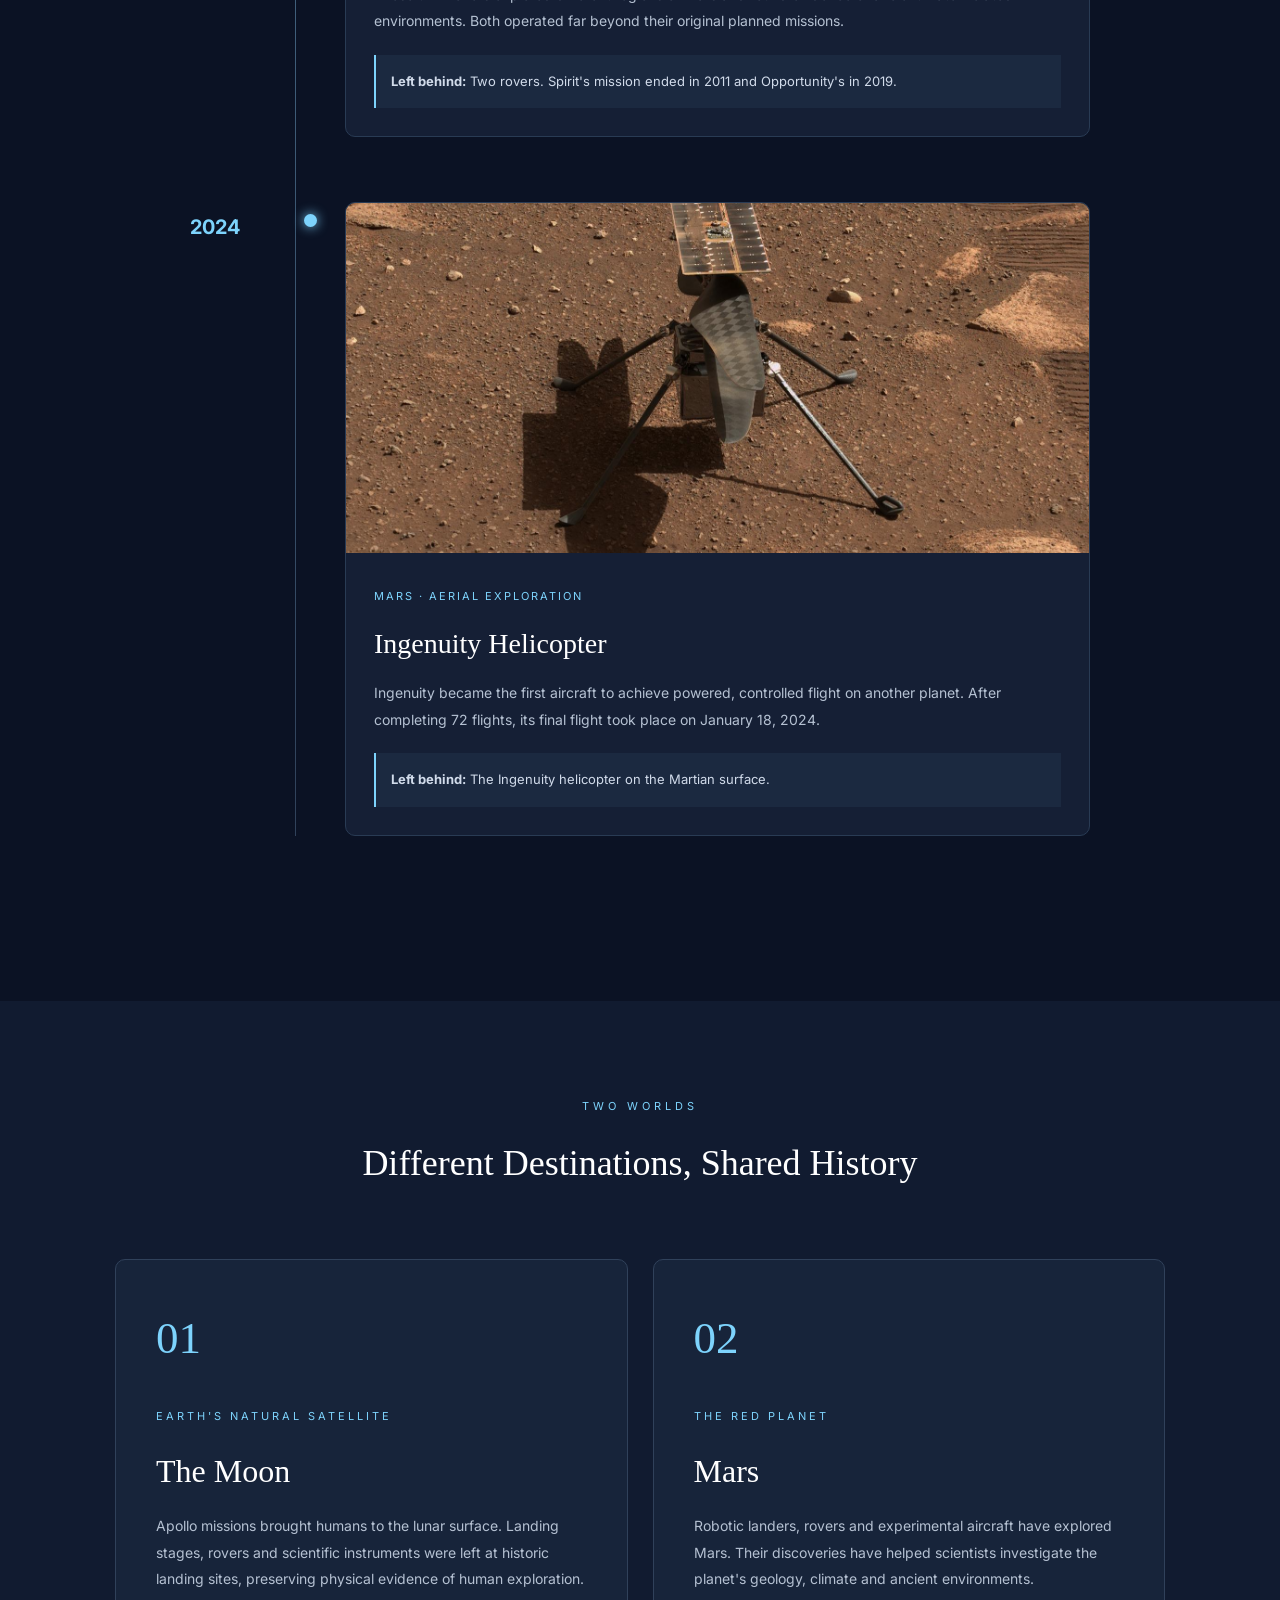
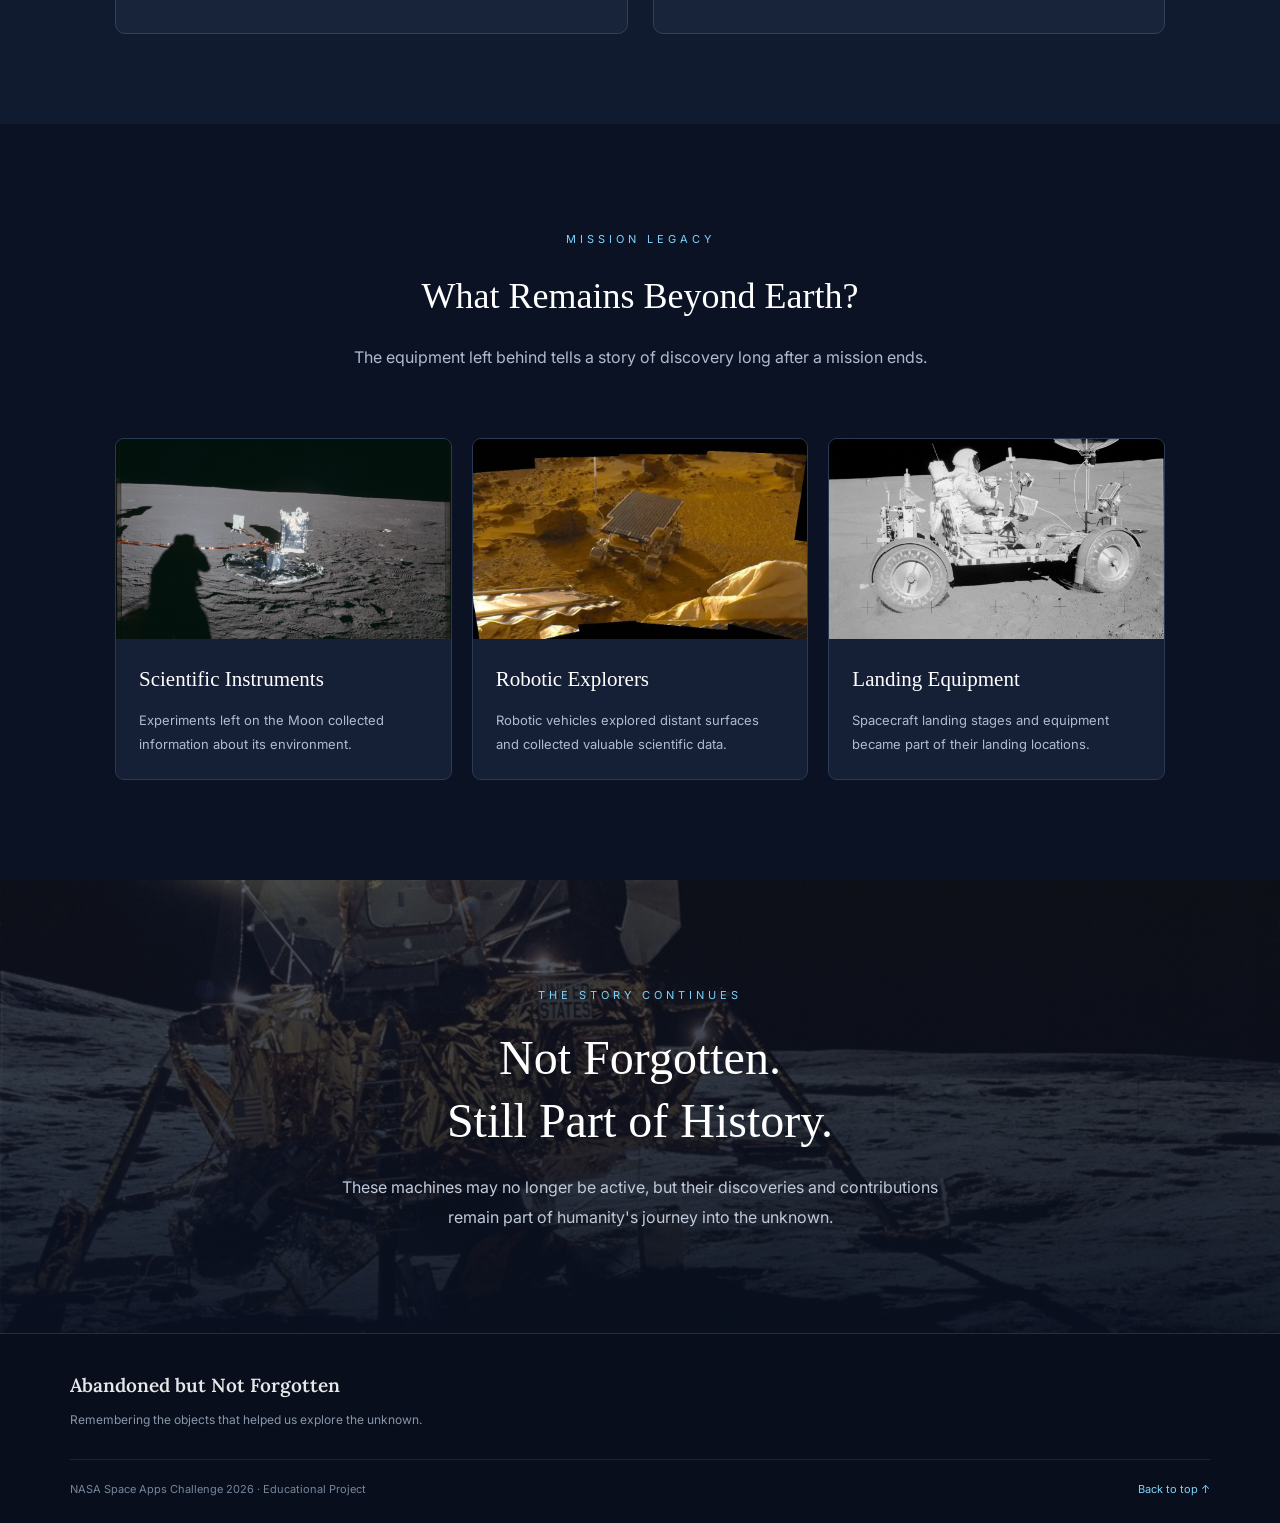
<file: timeline.html>
<!DOCTYPE html>
<html lang="en">
<head>
    <meta charset="UTF-8">
    <meta name="viewport" content="width=device-width, initial-scale=1.0">

    <title>Timeline | Abandoned but Not Forgotten</title>
     <link rel="preconnect" href="https://fonts.googleapis.com">
<link rel="preconnect" href="https://fonts.gstatic.com" crossorigin>
<link href="https://fonts.googleapis.com/css2?family=Inter:wght@400;500;600;700&family=Lora:wght@500;600;700&display=swap" rel="stylesheet">
    <link rel="stylesheet" href="style.css">
</head>

<body class="timeline-page">

    <!-- Navigation -->
<header>
    <nav class="navbar">
        <h3>Abandoned but Not Forgotten</h3>
        <ul>
            <li><a href="index.html">Home</a></li>
            <li><a href="explore.html">Explore</a></li>
            <li><a href="mission.html">Missions</a></li>
            <li><a href="timeline.html" class="active">Timeline</a></li>
            <li><a href="about.html">About</a></li>
        </ul>
    </nav>
</header>

    <!-- Hero Banner -->
    <header class="timeline-hero">
        <div class="timeline-hero-content">
            <span class="timeline-eyebrow">THE HISTORY OF SPACE EXPLORATION</span>

            <h1>Every Mission Leaves<br>A Mark Behind</h1>

            <p>
                From the first human footsteps on the Moon to robotic
                explorers on Mars, discover the missions and machines
                that became part of another world's history.
            </p>

            <a href="#mission-history" class="timeline-button">
                Explore the Timeline
            </a>
        </div>
    </header>

    <!-- Introduction -->
    <section class="timeline-intro">
        <div class="timeline-intro-label">BEYOND OUR PLANET</div>

        <h2>A Journey Through Time</h2>

        <p>
            Space exploration is remembered for its achievements,
            but every mission also leaves something behind.
            Landing stages, scientific instruments and robotic explorers
            remain as evidence of humanity's journey beyond Earth.
        </p>
    </section>

    <!-- Highlights -->
    <section class="timeline-highlights">

        <div class="timeline-highlight">
            <span>1969</span>
            <p>First Human Moon Landing</p>
        </div>

        <div class="timeline-highlight">
            <span>1976</span>
            <p>Viking Mars Landings</p>
        </div>

        <div class="timeline-highlight">
            <span>1997</span>
            <p>Sojourner Explores Mars</p>
        </div>

        <div class="timeline-highlight">
            <span>2024</span>
            <p>Ingenuity's Final Flight</p>
        </div>

    </section>

    <!-- Main Timeline -->
    <main class="timeline-history" id="mission-history">

        <div class="timeline-section-heading">
            <span>1969 — 2024</span>
            <h2>Milestones Beyond Earth</h2>
            <p>
                Explore the missions that changed our understanding
                of the Moon and Mars.
            </p>
        </div>

        <div class="timeline-track">

            <!-- Apollo 11 -->
            <article class="timeline-entry">
                <div class="timeline-date">1969</div>
                <div class="timeline-marker"></div>

                <div class="timeline-entry-card">
                    <img src="images/apollo-11-moon.jpg"
                         alt="Apollo 11 Moon landing">

                    <div class="timeline-entry-content">
                        <span class="timeline-category">THE MOON · APOLLO PROGRAM</span>

                        <h3>Apollo 11</h3>

                        <p>
                            On July 20, 1969, Apollo 11 achieved the first
                            human landing on the Moon. After the astronauts
                            returned to lunar orbit, the Lunar Module's
                            descent stage remained on the surface.
                        </p>

                        <div class="timeline-fact">
                            <strong>Left behind:</strong>
                            Lunar Module descent stage and scientific equipment.
                        </div>
                    </div>
                </div>
            </article>

            <!-- Apollo 15 -->
            <article class="timeline-entry">
                <div class="timeline-date">1971</div>
                <div class="timeline-marker"></div>

                <div class="timeline-entry-card">
                    <img src="images/lunar.jpg"
                         alt="Apollo lunar exploration">

                    <div class="timeline-entry-content">
                        <span class="timeline-category">THE MOON · LUNAR EXPLORATION</span>

                        <h3>Apollo 15</h3>

                        <p>
                            Apollo 15 introduced the Lunar Roving Vehicle,
                            allowing astronauts to travel farther across
                            the lunar surface and collect more samples.
                        </p>

                        <div class="timeline-fact">
                            <strong>Left behind:</strong>
                            The Lunar Roving Vehicle at the landing site.
                        </div>
                    </div>
                </div>
            </article>

            <!-- Viking -->
            <article class="timeline-entry">
                <div class="timeline-date">1976</div>
                <div class="timeline-marker"></div>

                <div class="timeline-entry-card">
                    <img src="images/viking.jpg"
                         alt="Viking 1 Mars lander">

                    <div class="timeline-entry-content">
                        <span class="timeline-category">MARS · VIKING PROGRAM</span>

                        <h3>Viking 1 &amp; 2</h3>

                        <p>
                            NASA's Viking landers successfully reached
                            the Martian surface. They studied the soil,
                            atmosphere and environment, sending important
                            scientific findings back to Earth.
                        </p>

                        <div class="timeline-fact">
                            <strong>Left behind:</strong>
                            Two stationary landers on Mars.
                        </div>
                    </div>
                </div>
            </article>

            <!-- Pathfinder -->
            <article class="timeline-entry">
                <div class="timeline-date">1997</div>
                <div class="timeline-marker"></div>

                <div class="timeline-entry-card">
                    <img src="images/mars-pathfinder.jpg"
                         alt="Mars Pathfinder spacecraft">

                    <div class="timeline-entry-content">
                        <span class="timeline-category">MARS · ROBOTIC EXPLORATION</span>

                        <h3>Mars Pathfinder</h3>

                        <p>
                            Pathfinder delivered Sojourner, the first
                            successful rover to operate on Mars.
                            The small robotic explorer examined nearby
                            rocks and sent scientific observations to Earth.
                        </p>

                        <div class="timeline-fact">
                            <strong>Left behind:</strong>
                            Pathfinder lander and Sojourner rover.
                        </div>
                    </div>
                </div>
            </article>

            <!-- Spirit and Opportunity -->
            <article class="timeline-entry">
                <div class="timeline-date">2004</div>
                <div class="timeline-marker"></div>

                <div class="timeline-entry-card">
                    <img src="images/spirit-rover.jpg"
                         alt="Spirit Mars rover">

                    <div class="timeline-entry-content">
                        <span class="timeline-category">MARS · TWIN ROVER MISSIONS</span>

                        <h3>Spirit &amp; Opportunity</h3>

                        <p>
                            These twin rovers explored different regions
                            of Mars and found evidence of ancient
                            water-related environments. Both operated
                            far beyond their original planned missions.
                        </p>

                        <div class="timeline-fact">
                            <strong>Left behind:</strong>
                            Two rovers. Spirit's mission ended in 2011
                            and Opportunity's in 2019.
                        </div>
                    </div>
                </div>
            </article>

            <!-- Ingenuity -->
            <article class="timeline-entry">
                <div class="timeline-date">2024</div>
                <div class="timeline-marker"></div>

                <div class="timeline-entry-card">
                    <img src="images/ingenuity-helicopter.jpg"
                         alt="Mars exploration equipment">

                    <div class="timeline-entry-content">
                        <span class="timeline-category">MARS · AERIAL EXPLORATION</span>

                        <h3>Ingenuity Helicopter</h3>

                        <p>
                            Ingenuity became the first aircraft to achieve
                            powered, controlled flight on another planet.
                            After completing 72 flights, its final flight
                            took place on January 18, 2024.
                        </p>

                        <div class="timeline-fact">
                            <strong>Left behind:</strong>
                            The Ingenuity helicopter on the Martian surface.
                        </div>
                    </div>
                </div>
            </article>

        </div>
    </main>

    <!-- Moon and Mars -->
    <section class="timeline-worlds">

        <div class="timeline-section-heading">
            <span>TWO WORLDS</span>
            <h2>Different Destinations, Shared History</h2>
        </div>

        <div class="timeline-world-grid">

            <article class="timeline-world-card moon-world">
                <div class="world-number">01</div>
                <span>EARTH'S NATURAL SATELLITE</span>
                <h3>The Moon</h3>

                <p>
                    Apollo missions brought humans to the lunar surface.
                    Landing stages, rovers and scientific instruments
                    were left at historic landing sites, preserving
                    physical evidence of human exploration.
                </p>
            </article>

            <article class="timeline-world-card mars-world">
                <div class="world-number">02</div>
                <span>THE RED PLANET</span>
                <h3>Mars</h3>

                <p>
                    Robotic landers, rovers and experimental aircraft
                    have explored Mars. Their discoveries have helped
                    scientists investigate the planet's geology,
                    climate and ancient environments.
                </p>
            </article>

        </div>
    </section>

    <!-- Objects Left Behind -->
    <section class="timeline-remains">

        <div class="timeline-section-heading">
            <span>MISSION LEGACY</span>
            <h2>What Remains Beyond Earth?</h2>
            <p>
                The equipment left behind tells a story of discovery
                long after a mission ends.
            </p>
        </div>

        <div class="timeline-remains-grid">

            <article class="timeline-remain-card">
                <img src="images/lunar-experiment.jpg"
                     alt="Scientific equipment left on the Moon">

                <div>
                    <h3>Scientific Instruments</h3>
                    <p>
                        Experiments left on the Moon collected
                        information about its environment.
                    </p>
                </div>
            </article>

            <article class="timeline-remain-card">
                <img src="images/sojourner-rover.jpg"
                     alt="Sojourner rover">

                <div>
                    <h3>Robotic Explorers</h3>
                    <p>
                        Robotic vehicles explored distant surfaces
                        and collected valuable scientific data.
                    </p>
                </div>
            </article>

            <article class="timeline-remain-card">
                <img src="images/spacecraft.jpg"
                     alt="Space exploration equipment">

                <div>
                    <h3>Landing Equipment</h3>
                    <p>
                        Spacecraft landing stages and equipment
                        became part of their landing locations.
                    </p>
                </div>
            </article>

        </div>
    </section>

    <!-- Closing Banner -->
    <section class="timeline-closing">
        <span>THE STORY CONTINUES</span>

        <h2>Not Forgotten.<br>Still Part of History.</h2>

        <p>
            These machines may no longer be active, but their discoveries
            and contributions remain part of humanity's journey
            into the unknown.
        </p>
    </section>

   <!-- FOOTER -->
<footer class="footer">
    <div class="footer-main">
        <h3>Abandoned but Not Forgotten</h3>
        <p>Remembering the objects that helped us explore the unknown.</p>
    </div>

    <div class="footer-bottom">
        <p>NASA Space Apps Challenge 2026 · Educational Project</p>
        <a href="#">Back to top ↑</a>
    </div>
</footer>

</body>
</html>
</file>
<file: style.css>
* {
    margin: 0;
    padding: 0;
    box-sizing: border-box;
}

html {
    scroll-behavior: smooth;
    scroll-padding-top: 90px;
}

body {
    background-color: #0B1224;
    color: #E5E7EB;
    font-family: 'Inter', sans-serif;
    line-height: 1.7;
}

a {
    text-decoration: none;
    color: inherit;
}

section {
    scroll-margin-top: 80px;
}

/* NAVIGATION BAR — unchanged */
header {
    position: sticky;
    top: 0;
    z-index: 1000;
    background-color: rgba(11, 18, 36, 0.95);
    border-bottom: 1px solid rgba(125, 211, 252, 0.12);
    backdrop-filter: blur(12px);
}

.navbar {
    max-width: 1200px;
    margin: auto;
    padding: 20px 30px;
    display: flex;
    justify-content: space-between;
    align-items: center;
    gap: 25px;
}

.navbar h3 {
    font-family: 'Lora', serif;
    font-size: 18px;
    color: #F3F4F6;
    font-weight: 600;
}

.navbar ul {
    list-style: none;
    display: flex;
    align-items: center;
    gap: 28px;
}

.navbar ul li a {
    color: #B8C2D6;
    font-size: 13px;
    font-weight: 500;
    transition: color 0.3s ease;
}

.navbar ul li a:hover {
    color: #7DD3FC;
}

/* HERO SECTION — unchanged */
.hero {
    min-height: 620px;
    padding: 110px 30px;
    display: flex;
    align-items: center;
    position: relative;
    overflow: hidden;
    background:
        linear-gradient(
            90deg,
            rgba(11, 18, 36, 0.96) 0%,
            rgba(11, 18, 36, 0.78) 45%,
            rgba(11, 18, 36, 0.25) 100%
        ),
        url("images/moon-hero.jpg");
    background-size: cover;
    background-position: center;
    background-repeat: no-repeat;
}

.hero-content {
    max-width: 1200px;
    width: 100%;
    margin: auto;
    position: relative;
    z-index: 1;
}

.eyebrow {
    color: #7DD3FC;
    font-size: 11px;
    font-weight: 700;
    letter-spacing: 3px;
    text-transform: uppercase;
    margin-bottom: 20px;
}

.hero h1 {
    max-width: 750px;
    font-family: 'Lora', serif;
    font-size: clamp(40px, 5.5vw, 70px);
    font-weight: 600;
    line-height: 1.2;
    letter-spacing: -1.5px;
    margin-bottom: 25px;
}

.hero h1 span {
    display: block;
    color: #7DD3FC;
}

.hero-description {
    max-width: 570px;
    color: #AAB6CC;
    font-size: 16px;
    line-height: 1.9;
    margin-bottom: 35px;
}

.hero-buttons {
    display: flex;
    align-items: center;
    flex-wrap: wrap;
    gap: 15px;
}

.btn {
    display: inline-block;
    padding: 13px 23px;
    border-radius: 5px;
    font-size: 13px;
    font-weight: 600;
    transition: all 0.3s ease;
}

.btn-primary {
    background-color: #7DD3FC;
    color: #0B1224;
}

.btn-primary:hover {
    background-color: #BAE6FD;
    transform: translateY(-2px);
}

.btn-secondary {
    border: 1px solid #37445B;
    color: #E5E7EB;
}

.btn-secondary:hover {
    border-color: #7DD3FC;
    color: #7DD3FC;
}

/* GENERAL SECTIONS — unchanged */
.section {
    max-width: 1200px;
    margin: auto;
    padding: 100px 30px;
}

.section-heading {
    max-width: 720px;
    margin-bottom: 45px;
}

.section-heading h2 {
    font-family: 'Lora', serif;
    font-size: clamp(28px, 4vw, 42px);
    line-height: 1.3;
    font-weight: 600;
    margin-bottom: 20px;
    color: #F3F4F6;
}

.section-heading > p:not(.eyebrow) {
    color: #AAB6CC;
    font-size: 15px;
    margin-bottom: 12px;
}

/* EXPLORE CARDS — unchanged */
.equipment-grid {
    display: grid;
    grid-template-columns: repeat(3, minmax(0, 1fr));
    gap: 22px;
}

.equipment-card {
    padding: 30px;
    background-color: #111827;
    border: 1px solid #253047;
    border-radius: 8px;
    transition: transform 0.3s ease, border-color 0.3s ease;
}

.equipment-card:hover {
    transform: translateY(-5px);
    border-color: #7DD3FC;
}

.card-number {
    color: #7DD3FC;
    font-size: 13px;
    font-weight: 700;
    letter-spacing: 2px;
    margin-bottom: 25px;
}

.card-image {
    width: 100%;
    height: 200px;
    object-fit: cover;
    display: block;
    border-radius: 10px;
    margin-bottom: 20px;
}

.card-category {
    color: #7DD3FC;
    font-size: 10px;
    font-weight: 700;
    letter-spacing: 2px;
    margin-bottom: 10px;
}

.equipment-card h3 {
    font-family: 'Lora', serif;
    font-size: 21px;
    font-weight: 600;
    margin-bottom: 15px;
}

.equipment-card p {
    color: #AAB6CC;
    font-size: 14px;
    margin-bottom: 25px;
}

.equipment-card a {
    color: #7DD3FC;
    font-size: 13px;
    font-weight: 600;
}

.equipment-card a:hover {
    color: #BAE6FD;
}

/* FEATURED OBJECT STORY — unchanged */
.object-story-section {
    max-width: none;
    background-color: #0E172B;
    padding-left: max(30px, calc((100% - 1140px) / 2));
    padding-right: max(30px, calc((100% - 1140px) / 2));
}

.object-story {
    display: grid;
    grid-template-columns: 1.05fr 0.95fr;
    gap: 55px;
    align-items: center;
}

.object-story-image img,
.mars-story-image img {
    width: 100%;
    display: block;
    object-fit: cover;
    border-radius: 8px;
}

.object-story-image img {
    height: 460px;
}

.image-caption {
    margin-top: 10px;
    color: #8290A8;
    font-size: 11px;
}

.object-story-content h2,
.mars-story-copy h2,
.about-layout h2 {
    font-family: 'Lora', serif;
    font-size: clamp(30px, 3.5vw, 43px);
    line-height: 1.3;
    margin-bottom: 22px;
    color: #F3F4F6;
}

.object-story-content > p:not(.eyebrow),
.mars-story-copy > p:not(.eyebrow) {
    color: #AAB6CC;
    font-size: 14px;
    line-height: 1.9;
    margin-bottom: 17px;
}

.object-facts {
    margin-top: 25px;
    border-top: 1px solid #29364B;
}

.object-facts div {
    display: flex;
    justify-content: space-between;
    gap: 15px;
    padding: 13px 0;
    border-bottom: 1px solid #29364B;
    font-size: 12px;
}

.object-facts span {
    color: #7DD3FC;
    letter-spacing: 1px;
}

.object-facts strong {
    text-align: right;
    font-weight: 500;
}

.text-link {
    display: inline-block;
    margin-top: 22px;
    color: #7DD3FC;
    font-size: 13px;
    font-weight: 600;
}

.text-link:hover {
    color: #BAE6FD;
}

/* MARS STORY — unchanged */
.mars-story-section {
    max-width: none;
    display: grid;
    grid-template-columns: minmax(0, 0.8fr) minmax(0, 1.2fr);
    gap: 70px;
    align-items: center;
    padding-left: max(30px, calc((100% - 1140px) / 2));
    padding-right: max(30px, calc((100% - 1140px) / 2));
}

.mars-story-copy {
    max-width: 520px;
}

.mars-story-image {
    position: relative;
}

.mars-story-image img {
    height: 430px;
}

.image-label {
    display: flex;
    justify-content: space-between;
    gap: 15px;
    padding: 17px 20px;
    background: #111827;
    border: 1px solid #253047;
    border-radius: 0 0 8px 8px;
}

.image-label span {
    color: #7DD3FC;
    font-size: 10px;
    letter-spacing: 1.5px;
}

.image-label strong {
    font-size: 12px;
    font-weight: 500;
}


/* ========================================
   SCIENCE FEATURE
======================================== */

.science-feature {
    position: relative;
    min-height: 540px;
    padding: 0;
    overflow: hidden;
    background: #0B1224;
}

.science-feature-image {
    position: absolute;
    inset: 0;
}

.science-feature-image img {
    width: 100%;
    height: 100%;
    position: absolute;
    inset: 0;
    object-fit: cover;
    object-position: center;
    display: block;
}

.science-feature-overlay {
    position: relative;
    z-index: 1;
    min-height: 540px;
    padding: 90px max(30px, calc((100% - 1140px) / 2));
    display: flex;
    flex-direction: column;
    align-items: flex-start;
    justify-content: center;
    background: linear-gradient(
        90deg,
        rgba(11, 18, 36, 0.97) 0%,
        rgba(11, 18, 36, 0.82) 45%,
        rgba(11, 18, 36, 0.12) 100%
    );
}

.science-feature-overlay .eyebrow {
    color: #7DD3FC;
    font-size: 11px;
    font-weight: 700;
    letter-spacing: 2px;
    margin-bottom: 20px;
}

.science-feature-overlay h2 {
    max-width: 680px;
    font-family: 'Lora', serif;
    font-size: clamp(36px, 5vw, 62px);
    font-weight: 600;
    line-height: 1.18;
    color: #F3F4F6;
    margin-bottom: 22px;
}

.science-feature-overlay p:not(.eyebrow) {
    max-width: 550px;
    color: #CBD5E1;
    font-size: 15px;
    line-height: 1.9;
    margin-bottom: 28px;
}

.science-button {
    display: inline-block;
    padding: 13px 21px;
    border: 1px solid #7DD3FC;
    color: #E0F2FE;
    font-size: 13px;
    font-weight: 600;
    transition: background 0.25s, color 0.25s;
}

.science-button:hover {
    background: #7DD3FC;
    color: #0B1224;
}


/* ========================================
   EVIDENCE SECTION
======================================== */

.evidence-section {
    padding: 100px 30px;
    background: #0E172B;
}

.evidence-heading {
    max-width: 1140px;
    margin: 0 auto 45px;
    display: grid;
    grid-template-columns: 1fr 0.8fr;
    align-items: end;
    gap: 50px;
}

.evidence-heading .eyebrow,
.history-heading .eyebrow,
.about-story .eyebrow,
.sources-inner .eyebrow {
    color: #7DD3FC;
    font-size: 11px;
    font-weight: 700;
    letter-spacing: 2px;
    margin-bottom: 16px;
}

.evidence-heading h2,
.history-heading h2,
.sources-inner h2 {
    font-family: 'Lora', serif;
    color: #F3F4F6;
    font-size: clamp(30px, 4vw, 44px);
    font-weight: 600;
    line-height: 1.25;
}

.evidence-intro {
    color: #AAB6CC;
    font-size: 14px;
    line-height: 1.9;
    max-width: 470px;
    justify-self: end;
}

.evidence-grid {
    max-width: 1140px;
    margin: auto;
    display: grid;
    grid-template-columns: repeat(3, minmax(0, 1fr));
    gap: 25px;
}

.evidence-card {
    min-width: 0;
    background: #111E34;
    border: 1px solid rgba(148, 163, 184, 0.13);
    transition: transform 0.3s, border-color 0.3s;
}

.evidence-card:hover {
    transform: translateY(-6px);
    border-color: rgba(125, 211, 252, 0.55);
}

.evidence-image {
    width: 100%;
    height: 235px;
    overflow: hidden;
    background: #17243A;
}

.evidence-image img {
    width: 100%;
    height: 100%;
    object-fit: cover;
    display: block;
    transition: transform 0.5s;
}

.evidence-card:hover .evidence-image img {
    transform: scale(1.04);
}

.evidence-content {
    padding: 26px 24px 30px;
}

.evidence-number {
    display: block;
    color: #7DD3FC;
    font-size: 10px;
    font-weight: 700;
    letter-spacing: 1.5px;
    margin-bottom: 14px;
}

.evidence-content h3 {
    font-family: 'Lora', serif;
    color: #F3F4F6;
    font-size: 21px;
    font-weight: 600;
    line-height: 1.4;
    margin-bottom: 13px;
}

.evidence-content p {
    color: #AAB6CC;
    font-size: 13px;
    line-height: 1.9;
    margin-bottom: 22px;
}

.evidence-content a,
.history-details a {
    display: inline-block;
    color: #7DD3FC;
    font-size: 12px;
    font-weight: 600;
    transition: color 0.2s;
}

.evidence-content a:hover,
.history-details a:hover {
    color: #F3F4F6;
}


/* ========================================
   MISSION TIMELINE
======================================== */

.history-section {
    padding: 100px 30px;
    background: #0B1224;
}

.history-heading {
    max-width: 760px;
    margin: 0 auto 55px;
    text-align: center;
}

.history-heading > p:last-child {
    max-width: 570px;
    margin: 20px auto 0;
    color: #AAB6CC;
    font-size: 14px;
    line-height: 1.9;
}

.history-list {
    max-width: 900px;
    margin: auto;
    border-top: 1px solid rgba(148, 163, 184, 0.22);
}

.history-entry {
    display: grid;
    grid-template-columns: 115px 1fr;
    gap: 35px;
    padding: 34px 15px;
    border-bottom: 1px solid rgba(148, 163, 184, 0.22);
    transition: background 0.25s;
}

.history-entry:hover {
    background: rgba(125, 211, 252, 0.035);
}

.history-year {
    font-family: 'Lora', serif;
    font-size: 28px;
    font-weight: 600;
    color: #7DD3FC;
}

.history-label {
    color: #7DD3FC;
    font-size: 10px;
    font-weight: 700;
    letter-spacing: 1.6px;
    margin-bottom: 8px;
}

.history-details h3 {
    color: #F3F4F6;
    font-family: 'Lora', serif;
    font-size: 23px;
    font-weight: 600;
    margin-bottom: 12px;
}

.history-details > p:not(.history-label) {
    max-width: 650px;
    color: #AAB6CC;
    font-size: 13px;
    line-height: 1.9;
    margin-bottom: 15px;
}


/* ========================================
   ABOUT THE PROJECT
======================================== */

.about-feature {
    display: grid;
    grid-template-columns: 1fr 1fr;
    min-height: 560px;
    background: #101B30;
}

.about-image {
    position: relative;
    min-height: 480px;
    overflow: hidden;
    background: #17243A;
}

.about-image img {
    width: 100%;
    height: 100%;
    position: absolute;
    inset: 0;
    object-fit: cover;
    display: block;
}

.about-image::after {
    content: "";
    position: absolute;
    inset: 0;
    background: linear-gradient(
        0deg,
        rgba(11, 18, 36, 0.8),
        transparent 55%
    );
}

.about-image span {
    position: absolute;
    z-index: 1;
    left: 35px;
    right: 25px;
    bottom: 30px;
    color: #F3F4F6;
    font-size: 10px;
    font-weight: 700;
    letter-spacing: 2px;
}

.about-story {
    align-self: center;
    padding: 75px clamp(30px, 6vw, 85px);
}

.about-story h2 {
    font-family: 'Lora', serif;
    color: #F3F4F6;
    font-size: clamp(34px, 4vw, 50px);
    font-weight: 600;
    line-height: 1.2;
    margin-bottom: 25px;
}

.about-story > p:not(.eyebrow) {
    color: #B4C0D2;
    font-size: 14px;
    line-height: 1.95;
    margin-bottom: 18px;
}

.about-story .about-note {
    color: #7DD3FC;
    font-family: 'Lora', serif;
    font-size: 17px;
    font-style: italic;
    margin-top: 26px;
}


/* ========================================
   OFFICIAL SOURCES
======================================== */

.sources-section {
    padding: 95px 30px 80px;
    background: #0B1224;
}

.sources-inner {
    max-width: 900px;
    margin: auto;
    text-align: center;
}

.sources-inner h2 {
    margin-bottom: 20px;
}

.sources-description {
    max-width: 600px;
    margin: 0 auto 42px;
    color: #AAB6CC;
    font-size: 14px;
    line-height: 1.9;
}

.source-links {
    border-top: 1px solid rgba(148, 163, 184, 0.2);
    text-align: left;
}

.source-links a {
    display: grid;
    grid-template-columns: 55px 1fr 25px;
    align-items: center;
    gap: 15px;
    padding: 20px 12px;
    border-bottom: 1px solid rgba(148, 163, 184, 0.2);
    color: #E5E7EB;
    transition: background 0.25s, padding 0.25s;
}

.source-links a:hover {
    padding-left: 20px;
    background: rgba(125, 211, 252, 0.045);
}

.source-links a span {
    color: #7DD3FC;
    font-size: 11px;
    letter-spacing: 1px;
}

.source-links a strong {
    font-size: 14px;
    font-weight: 500;
}

.source-links a b {
    color: #7DD3FC;
    font-size: 16px;
    font-weight: 400;
    text-align: right;
}

.source-note {
    margin-top: 35px;
    color: #77859B;
    font-size: 11px;
    line-height: 1.8;
}


/* ========================================
   FOOTER
======================================== */

.footer {
    padding: 35px 30px 25px;
    background: #080E1B;
    border-top: 1px solid rgba(125, 211, 252, 0.18);
}

.footer-main,
.footer-bottom {
    max-width: 1140px;
    margin: auto;
}

.footer-main {
    padding-bottom: 28px;
}

.footer-main h3 {
    font-family: 'Lora', serif;
    color: #E5E7EB;
    font-size: 19px;
    font-weight: 600;
    margin-bottom: 8px;
}

.footer-main p {
    color: #8996AA;
    font-size: 12px;
    line-height: 1.8;
}

.footer-bottom {
    display: flex;
    justify-content: space-between;
    align-items: center;
    gap: 20px;
    padding-top: 20px;
    border-top: 1px solid rgba(148, 163, 184, 0.15);
}

.footer-bottom p,
.footer-bottom a {
    color: #77859B;
    font-size: 11px;
}

.footer-bottom a {
    color: #7DD3FC;
    white-space: nowrap;
}

.footer-bottom a:hover {
    color: #F3F4F6;
}


/* ========================================
   RESPONSIVE DESIGN
======================================== */

@media (max-width: 900px) {
    .evidence-heading {
        grid-template-columns: 1fr;
        gap: 20px;
    }

    .evidence-intro {
        justify-self: start;
    }

    .evidence-grid {
        grid-template-columns: repeat(2, minmax(0, 1fr));
    }

    .about-feature {
        grid-template-columns: 1fr;
    }

    .about-image {
        min-height: 420px;
    }

    .about-story {
        padding: 60px 35px 70px;
    }
}

@media (max-width: 600px) {
    .science-feature,
    .science-feature-overlay {
        min-height: 500px;
    }

    .science-feature-overlay {
        padding: 65px 24px;
        background: linear-gradient(
            90deg,
            rgba(11, 18, 36, 0.94),
            rgba(11, 18, 36, 0.62)
        );
    }

    .science-feature-overlay h2 {
        font-size: 37px;
    }

    .evidence-section,
    .history-section,
    .sources-section {
        padding: 70px 20px;
    }

    .evidence-grid {
        grid-template-columns: 1fr;
        gap: 22px;
    }

    .evidence-image {
        height: 230px;
    }

    .history-heading {
        text-align: left;
        margin-bottom: 35px;
    }

    .history-heading > p:last-child {
        margin-left: 0;
    }

    .history-entry {
        grid-template-columns: 1fr;
        gap: 12px;
        padding: 26px 8px;
    }

    .history-year {
        font-size: 24px;
    }

    .about-image {
        min-height: 320px;
    }

    .about-story {
        padding: 50px 24px 60px;
    }

    .about-story h2 {
        font-size: 38px;
    }

    .source-links a {
        grid-template-columns: 35px 1fr 20px;
        gap: 10px;
        padding: 18px 5px;
    }

    .source-links a strong {
        font-size: 13px;
    }

    .footer {
        padding: 30px 20px 22px;
    }

    .footer-bottom {
        align-items: flex-start;
        flex-direction: column;
        gap: 12px;
    }
}

/* ========================================
   EXPLORE PAGE
======================================== */

.explore-page {
    background: #0B1224;
}

/* EXPLORE HERO */

.explore-hero-section {
    max-width: 1200px;
    margin: auto;
    padding: 85px 30px 90px;
    display: grid;
    grid-template-columns: 0.9fr 1.1fr;
    gap: 55px;
    align-items: center;
}

.explore-hero-content {
    max-width: 500px;
}

.explore-kicker {
    color: #7DD3FC;
    font-size: 11px;
    font-weight: 700;
    letter-spacing: 2.5px;
    margin-bottom: 20px;
}

.explore-hero-content h1 {
    color: #F3F4F6;
    font-family: 'Lora', serif;
    font-size: clamp(38px, 4.5vw, 58px);
    line-height: 1.2;
    font-weight: 600;
    margin-bottom: 22px;
}

.explore-hero-content h1 span {
    display: block;
    color: #7DD3FC;
}

.explore-hero-description {
    color: #AAB6CC;
    font-size: 15px;
    line-height: 1.9;
    margin-bottom: 28px;
}

.explore-hero-link {
    display: inline-flex;
    align-items: center;
    gap: 18px;
    padding: 13px 20px;
    background: #7DD3FC;
    color: #0B1224;
    border-radius: 4px;
    font-size: 13px;
    font-weight: 700;
    transition: 0.3s ease;
}

.explore-hero-link:hover {
    background: #BAE6FD;
    transform: translateY(-2px);
}

.explore-hero-visual {
    position: relative;
    height: 100%;
    min-height: 500px;
}

.explore-hero-visual img {
    width: 100%;
    height: 100%;
    display: block;
    object-fit: cover;
    border-radius: 0;
}

.explore-image-note {
    position: absolute;
    right: 18px;
    bottom: 18px;
    padding: 10px 14px;
    background: rgba(11, 18, 36, 0.88);
    color: #E5E7EB;
    font-size: 10px;
    letter-spacing: 1px;
}

/* INTRODUCTION */

.explore-intro-section {
    padding: 75px 30px;
    background: #0E172B;
}

.explore-intro-inner {
    max-width: 1140px;
    margin: auto;
    display: grid;
    grid-template-columns: 0.8fr 1.2fr;
    gap: 65px;
    align-items: start;
}

.explore-intro-heading h2 {
    color: #F3F4F6;
    font-family: 'Lora', serif;
    font-size: clamp(30px, 3.5vw, 43px);
    line-height: 1.3;
}

.explore-intro-copy p {
    color: #AAB6CC;
    font-size: 14px;
    line-height: 1.9;
    margin-bottom: 15px;
}

.explore-intro-note {
    margin-top: 22px;
    padding-left: 18px;
    border-left: 2px solid #7DD3FC;
    color: #E5E7EB !important;
}

/* FEATURED MOON STORY */

.explore-feature-section {
    max-width: 1140px;
    margin: auto;
    padding: 100px 30px;
}

.explore-section-heading {
    max-width: 680px;
    margin-bottom: 42px;
}

.explore-section-heading h2 {
    color: #F3F4F6;
    font-family: 'Lora', serif;
    font-size: clamp(30px, 3.5vw, 43px);
    line-height: 1.3;
    margin-bottom: 15px;
}

.explore-section-heading > p:last-child {
    color: #AAB6CC;
    font-size: 14px;
    line-height: 1.9;
}

.explore-feature-story {
    display: grid;
    grid-template-columns: 1.05fr 0.95fr;
    gap: 50px;
    align-items: center;
}

.explore-feature-image img {
    width: 100%;
    height: 420px;
    display: block;
    object-fit: cover;
    border-radius: 7px;
}

.explore-feature-copy .explore-record-label {
    color: #7DD3FC;
    font-size: 10px;
    font-weight: 700;
    letter-spacing: 2px;
    margin-bottom: 15px;
}

.explore-feature-copy h3 {
    color: #F3F4F6;
    font-family: 'Lora', serif;
    font-size: 30px;
    line-height: 1.3;
    margin-bottom: 18px;
}

.explore-feature-copy p:not(.explore-record-label) {
    color: #AAB6CC;
    font-size: 14px;
    line-height: 1.9;
    margin-bottom: 15px;
}

.explore-text-link {
    display: inline-block;
    margin-top: 10px;
    color: #7DD3FC;
    font-size: 13px;
    font-weight: 600;
}

.explore-text-link:hover {
    color: #BAE6FD;
}

/* MISSION RECORDS */

.explore-records-section {
    padding: 90px 30px;
    background: #0E172B;
}

.explore-records-inner {
    max-width: 1140px;
    margin: auto;
}

.explore-records-heading {
    display: flex;
    justify-content: space-between;
    align-items: end;
    gap: 35px;
    margin-bottom: 40px;
}

.explore-records-heading h2 {
    color: #F3F4F6;
    font-family: 'Lora', serif;
    font-size: clamp(30px, 3.5vw, 42px);
    line-height: 1.3;
}

.explore-records-heading > p {
    max-width: 420px;
    color: #AAB6CC;
    font-size: 14px;
    line-height: 1.9;
}

.explore-records-grid {
    display: grid;
    grid-template-columns: repeat(3, minmax(0, 1fr));
    gap: 22px;
}

.explore-record-card {
    overflow: hidden;
    background: #111827;
    border: 1px solid #253047;
    border-radius: 7px;
    transition: transform 0.3s ease, border-color 0.3s ease;
}

.explore-record-card:hover {
    transform: translateY(-5px);
    border-color: #7DD3FC;
}

.explore-record-card img {
    width: 100%;
    height: 210px;
    display: block;
    object-fit: cover;
}

.explore-record-content {
    padding: 25px;
}

.explore-record-content > span {
    color: #7DD3FC;
    font-size: 10px;
    font-weight: 700;
    letter-spacing: 1.5px;
}

.explore-record-content h3 {
    color: #F3F4F6;
    font-family: 'Lora', serif;
    font-size: 21px;
    line-height: 1.35;
    margin: 12px 0;
}

.explore-record-content p {
    color: #AAB6CC;
    font-size: 13px;
    line-height: 1.85;
    margin-bottom: 18px;
}

.explore-record-content a {
    color: #7DD3FC;
    font-size: 12px;
    font-weight: 600;
}

.explore-record-content a:hover {
    color: #BAE6FD;
}

/* MISSION HISTORY */

.explore-history-section {
    max-width: 1140px;
    margin: auto;
    padding: 100px 30px;
}

.explore-history-heading {
    max-width: 650px;
    margin: 0 auto 45px;
    text-align: center;
}

.explore-history-heading h2 {
    color: #F3F4F6;
    font-family: 'Lora', serif;
    font-size: clamp(30px, 3.5vw, 42px);
    line-height: 1.3;
    margin-bottom: 15px;
}

.explore-history-heading > p:last-child {
    color: #AAB6CC;
    font-size: 14px;
    line-height: 1.9;
}

.explore-history-list {
    max-width: 850px;
    margin: auto;
    border-top: 1px solid #29364B;
}

.explore-history-item {
    display: grid;
    grid-template-columns: 110px 1fr;
    gap: 30px;
    padding: 27px 10px;
    border-bottom: 1px solid #29364B;
}

.explore-history-year {
    color: #7DD3FC;
    font-family: 'Lora', serif;
    font-size: 25px;
}

.explore-history-item h3 {
    color: #F3F4F6;
    font-family: 'Lora', serif;
    font-size: 19px;
    margin-bottom: 7px;
}

.explore-history-item p {
    color: #AAB6CC;
    font-size: 13px;
    line-height: 1.8;
}

/* CLOSING SECTION */

.explore-closing-section {
    padding: 75px 30px;
    background: #111827;
    border-top: 1px solid #253047;
    text-align: center;
}

.explore-closing-inner {
    max-width: 760px;
    margin: auto;
}

.explore-closing-inner h2 {
    color: #F3F4F6;
    font-family: 'Lora', serif;
    font-size: clamp(30px, 3.5vw, 42px);
    line-height: 1.3;
    margin-bottom: 15px;
}

.explore-closing-inner > p:not(.explore-kicker) {
    color: #AAB6CC;
    font-size: 14px;
    line-height: 1.9;
    margin-bottom: 25px;
}

.explore-closing-link {
    display: inline-block;
    padding: 12px 20px;
    border: 1px solid #7DD3FC;
    color: #7DD3FC;
    border-radius: 4px;
    font-size: 13px;
    font-weight: 600;
    transition: 0.3s ease;
}

.explore-closing-link:hover {
    background: #7DD3FC;
    color: #0B1224;
}

/* EXPLORE PAGE RESPONSIVE LAYOUT */

@media (max-width: 850px) {
    .explore-hero-section {
        grid-template-columns: 1fr;
        gap: 35px;
        padding-top: 65px;
    }

    .explore-hero-content {
        max-width: 650px;
    }

    .explore-hero-visual img {
        height: 380px;
    }

    .explore-intro-inner,
    .explore-feature-story {
        grid-template-columns: 1fr;
        gap: 30px;
    }

    .explore-records-heading {
        display: block;
    }

    .explore-records-heading > p {
        margin-top: 15px;
    }

    .explore-records-grid {
        grid-template-columns: repeat(2, minmax(0, 1fr));
    }
}

@media (max-width: 600px) {
    .explore-hero-section,
    .explore-feature-section,
    .explore-history-section {
        padding-left: 20px;
        padding-right: 20px;
    }

    .explore-hero-visual,
    .explore-hero-visual img {
        min-height: 280px;
        height: 280px;
    }

    .explore-intro-section,
    .explore-records-section {
        padding: 65px 20px;
    }

    .explore-feature-image img {
        height: 280px;
    }

    .explore-records-grid {
        grid-template-columns: 1fr;
    }

    .explore-history-item {
        grid-template-columns: 1fr;
        gap: 8px;
    }

    .explore-history-year {
        font-size: 22px;
    }

    .explore-closing-section {
        padding: 60px 20px;
    }
}


/* What Still Remains Section */
.remains-section {
    padding: 100px 30px;
    background-color: #0E172B;
}

/* Section Heading */
.remains-heading {
    max-width: 750px;
    margin: 0 auto 55px;
    text-align: center;
}

.remains-kicker {
    color: #7DD3FC;
    font-size: 12px;
    letter-spacing: 3px;
    margin-bottom: 15px;
}

.remains-heading h2 {
    font-family: 'Lora', serif;
    font-size: 38px;
    margin-bottom: 18px;
}

.remains-heading > p:last-child {
    color: #AAB6C8;
    font-size: 15px;
    line-height: 1.8;
}

/* Moon and Mars Panels */
.remains-grid {
    max-width: 1140px;
    margin: auto;
    display: grid;
    grid-template-columns: 1fr 1fr;
    gap: 30px;
}

.remains-card {
    background-color: #111827;
    border: 1px solid #263449;
}

.remains-image {
    height: 300px;
    overflow: hidden;
}

.remains-image img {
    width: 100%;
    height: 100%;
    display: block;
    object-fit: cover;
}

.remains-info {
    padding: 30px;
}

.remains-info span {
    color: #7DD3FC;
    font-size: 11px;
    letter-spacing: 2px;
}

.remains-info h3 {
    font-family: 'Lora', serif;
    font-size: 25px;
    margin: 14px 0;
}

.remains-info p {
    color: #AAB6C8;
    font-size: 14px;
    line-height: 1.8;
}

/* Interesting Facts */
.remains-facts {
    max-width: 1140px;
    margin: 65px auto 0;
    display: grid;
    grid-template-columns: repeat(3, 1fr);
    border-top: 1px solid #263449;
    border-bottom: 1px solid #263449;
}

.remains-fact {
    padding: 30px;
    text-align: center;
}

.remains-fact + .remains-fact {
    border-left: 1px solid #263449;
}

.remains-fact h3 {
    color: #7DD3FC;
    font-family: 'Lora', serif;
    font-size: 32px;
    margin-bottom: 10px;
}

.remains-fact p {
    color: #AAB6C8;
    font-size: 13px;
    line-height: 1.7;
}

/* Responsive Design */
@media (max-width: 850px) {
    .remains-grid {
        grid-template-columns: 1fr;
    }

    .remains-facts {
        grid-template-columns: 1fr;
    }

    .remains-fact + .remains-fact {
        border-left: none;
        border-top: 1px solid #263449;
    }
}

@media (max-width: 600px) {
    .remains-section {
        padding: 70px 20px;
    }

    .remains-heading h2 {
        font-size: 30px;
    }

    .remains-image {
        height: 230px;
    }

    .remains-info {
        padding: 22px;
    }
}


/* =====================================
   MISSIONS PAGE - CINEMATIC HERO
===================================== */

.mission-main-hero {
    min-height: 650px;
    position: relative;

    display: flex;
    align-items: center;
    justify-content: center;

    text-align: center;
    padding: 80px 25px;

    background-image: url("images/missions-hero.jpg");
    background-size: cover;
    background-position: center;
}

/* Dark Overlay */

.mission-hero-overlay {
    position: absolute;
    inset: 0;
    background: linear-gradient(
        to bottom,
        rgba(5, 10, 22, 0.45),
        rgba(5, 10, 22, 0.85)
    );
}

/* Hero Content */

.mission-hero-content {
    position: relative;
    z-index: 1;
    max-width: 850px;
}

.mission-hero-content > p:first-child {
    color: #7DD3FC;
    font-size: 12px;
    font-weight: 600;
    letter-spacing: 4px;
    margin-bottom: 25px;
}

.mission-hero-content h1 {
    font-family: 'Lora', serif;
    font-size: 58px;
    line-height: 1.2;
    color: #FFFFFF;
    margin-bottom: 25px;
}

.mission-hero-content h1 span {
    display: block;
    color: #7DD3FC;
}

.mission-hero-description {
    max-width: 620px;
    margin: 0 auto 35px;
    color: #D1D5DB;
    font-size: 15px;
    line-height: 1.9;
}

.mission-hero-content a {
    display: inline-block;
    padding: 14px 25px;
    border: 1px solid #7DD3FC;
    color: #7DD3FC;
    font-size: 12px;
    font-weight: 600;
    letter-spacing: 1px;
    transition: 0.3s;
}

.mission-hero-content a:hover {
    background: #7DD3FC;
    color: #0B1224;
}

/* Responsive Hero */

@media (max-width: 768px) {

    .mission-main-hero {
        min-height: 550px;
    }

    .mission-hero-content h1 {
        font-size: 38px;
    }

    .mission-hero-description {
        font-size: 14px;
    }
}


/* =====================================
   MISSIONS PAGE - MISSION INDEX
===================================== */

.mission-index-section {
    max-width: 1200px;
    margin: 100px auto;
    padding: 0 30px;
}

/* Section Heading */

.mission-index-heading {
    display: flex;
    justify-content: space-between;
    align-items: end;
    gap: 50px;
    margin-bottom: 55px;
}

.mission-index-kicker {
    color: #7DD3FC;
    font-size: 11px;
    font-weight: 700;
    letter-spacing: 3px;
    margin-bottom: 18px;
}

.mission-index-heading h2 {
    font-family: 'Lora', serif;
    font-size: 36px;
    color: #E5E7EB;
}

.mission-index-heading > p {
    max-width: 380px;
    color: #9CA3AF;
    font-size: 14px;
    line-height: 1.8;
}

/* Mission List */

.mission-index-list {
    border-top: 1px solid #293449;
}

.mission-index-item {
    display: grid;
    grid-template-columns: 80px 1fr auto;
    align-items: center;
    gap: 30px;

    padding: 32px 15px;
    border-bottom: 1px solid #293449;

    transition: 0.3s ease;
}

.mission-index-item:hover {
    background-color: #111C31;
    padding-left: 25px;
}

/* Mission Number */

.mission-number {
    font-family: 'Lora', serif;
    font-size: 32px;
    color: #7DD3FC;
}

/* Mission Information */

.mission-index-info > span {
    color: #8FA0B8;
    font-size: 10px;
    letter-spacing: 2px;
    font-weight: 600;
}

.mission-index-info h3 {
    font-family: 'Lora', serif;
    font-size: 23px;
    color: #E5E7EB;
    margin: 8px 0;
}

.mission-index-info p {
    max-width: 620px;
    color: #9CA3AF;
    font-size: 13px;
    line-height: 1.8;
}

/* Mission Category */

.mission-status {
    color: #7DD3FC;
    border: 1px solid #34445D;
    padding: 9px 13px;
    font-size: 9px;
    letter-spacing: 1px;
}

/* Responsive Design */

@media (max-width: 768px) {

    .mission-index-heading {
        flex-direction: column;
        align-items: flex-start;
        gap: 18px;
    }

    .mission-index-heading h2 {
        font-size: 29px;
    }

    .mission-index-item {
        grid-template-columns: 45px 1fr;
        gap: 15px;
    }

    .mission-number {
        font-size: 25px;
    }

    .mission-status {
        grid-column: 2;
        justify-self: start;
    }

}


/* =====================================
   MISSIONS PAGE - APOLLO DOSSIER
===================================== */

.apollo-dossier {
    max-width: 1200px;
    margin: 110px auto;
    padding: 0 30px;
}

/* Dossier Header */

.dossier-header {
    display: flex;
    justify-content: space-between;
    padding-bottom: 18px;
    border-bottom: 1px solid #344158;
}

.dossier-header p,
.dossier-header span {
    font-size: 10px;
    letter-spacing: 2px;
    color: #7DD3FC;
    font-weight: 600;
}

/* Dossier Title */

.dossier-title {
    margin: 35px 0;
}

.dossier-title h2 {
    font-family: 'Lora', serif;
    font-size: 45px;
    color: #E5E7EB;
}

.dossier-title p {
    color: #9CA3AF;
    margin-top: 10px;
    font-size: 14px;
}

/* Main Layout */

.dossier-main {
    display: grid;
    grid-template-columns: 1.15fr 0.85fr;
    gap: 55px;
    align-items: center;
}

.dossier-photo {
    position: relative;
    height: 450px;
    overflow: hidden;
}

.dossier-photo img {
    width: 100%;
    height: 100%;
    object-fit: cover;
}

.dossier-photo span {
    position: absolute;
    bottom: 0;
    left: 0;
    right: 0;
    padding: 18px;
    background: linear-gradient(transparent, rgba(0,0,0,0.8));
    color: white;
    font-size: 10px;
    letter-spacing: 2px;
}

/* Mission Information */

.dossier-label {
    color: #7DD3FC;
    font-size: 10px;
    font-weight: 700;
    letter-spacing: 2px;
}

.dossier-information h3 {
    font-family: 'Lora', serif;
    font-size: 29px;
    line-height: 1.4;
    color: #E5E7EB;
    margin: 18px 0;
}

.dossier-information p:not(.dossier-label) {
    color: #AAB5C5;
    font-size: 13px;
    line-height: 1.9;
    margin-bottom: 16px;
}

.dossier-information a {
    display: inline-block;
    margin-top: 12px;
    color: #7DD3FC;
    font-size: 11px;
    letter-spacing: 1px;
    font-weight: 600;
}

/* Mission Statistics */

.dossier-stats {
    display: grid;
    grid-template-columns: repeat(4, 1fr);
    margin-top: 65px;
    padding: 30px 0;
    border-top: 1px solid #344158;
    border-bottom: 1px solid #344158;
}

.dossier-stats div {
    padding: 10px 20px;
    border-right: 1px solid #344158;
}

.dossier-stats div:first-child {
    padding-left: 0;
}

.dossier-stats div:last-child {
    border-right: none;
}

.dossier-stats span,
.apollo-crew-list span {
    color: #8FA0B8;
    font-size: 10px;
    letter-spacing: 1px;
}

.dossier-stats h3 {
    font-family: 'Lora', serif;
    color: #E5E7EB;
    font-size: 17px;
    margin-top: 12px;
}

/* Apollo Crew */

.apollo-crew {
    margin-top: 55px;
}

.apollo-crew-list {
    display: grid;
    grid-template-columns: repeat(3, 1fr);
    gap: 25px;
    margin-top: 25px;
}

.apollo-crew-list h3 {
    font-family: 'Lora', serif;
    font-size: 18px;
    color: #E5E7EB;
    margin-top: 10px;
}

/* Responsive Design */

@media (max-width: 768px) {

    .dossier-main {
        grid-template-columns: 1fr;
        gap: 30px;
    }

    .dossier-photo {
        height: 320px;
    }

    .dossier-title h2 {
        font-size: 36px;
    }

    .dossier-stats {
        grid-template-columns: repeat(2, 1fr);
        gap: 20px;
    }

    .dossier-stats div:nth-child(2) {
        border-right: none;
    }

    .apollo-crew-list {
        grid-template-columns: 1fr;
    }

}


/* =====================================
   MISSIONS PAGE - VIKING 1 DOSSIER
===================================== */

.viking-dossier {
    max-width: 1200px;
    margin: 120px auto;
    padding: 0 30px;
}

/* Viking Heading */

.viking-heading {
    display: flex;
    justify-content: space-between;
    align-items: center;
    margin-bottom: 35px;
}

.viking-heading h2 {
    font-family: 'Lora', serif;
    font-size: 42px;
    color: #E5E7EB;
    margin: 12px 0;
}

.viking-heading > div > p:last-child {
    color: #9CA3AF;
    font-size: 14px;
}

.viking-year {
    font-family: 'Lora', serif;
    font-size: 65px;
    color: #344158;
}

/* Viking Image */

.viking-image {
    height: 470px;
    position: relative;
    overflow: hidden;
}

.viking-image img {
    width: 100%;
    height: 100%;
    object-fit: cover;
    display: block;
}

.viking-image span {
    position: absolute;
    bottom: 0;
    left: 0;
    padding: 20px 25px;
    width: 100%;
    background: linear-gradient(
        transparent,
        rgba(0, 0, 0, 0.8)
    );
    color: white;
    font-size: 10px;
    letter-spacing: 2px;
}

/* Viking Story */

.viking-story {
    display: grid;
    grid-template-columns: 0.8fr 1.2fr;
    gap: 70px;
    padding: 55px 0;
    border-bottom: 1px solid #344158;
}

.viking-story-title h3 {
    font-family: 'Lora', serif;
    font-size: 30px;
    line-height: 1.4;
    color: #E5E7EB;
    margin-top: 18px;
}

.viking-story-text p {
    color: #AAB5C5;
    font-size: 13px;
    line-height: 1.9;
    margin-bottom: 18px;
}

.viking-story-text a {
    display: inline-block;
    margin-top: 10px;
    color: #7DD3FC;
    font-size: 11px;
    font-weight: 600;
    letter-spacing: 1px;
}

/* Viking Mission Details */

.viking-details {
    display: grid;
    grid-template-columns: repeat(4, 1fr);
    padding-top: 35px;
    gap: 20px;
}

.viking-details div {
    border-left: 2px solid #344158;
    padding-left: 18px;
}

.viking-details span {
    color: #8FA0B8;
    font-size: 10px;
    letter-spacing: 1px;
}

.viking-details h3 {
    font-family: 'Lora', serif;
    color: #E5E7EB;
    font-size: 16px;
    margin-top: 12px;
}

/* Responsive Design */

@media (max-width: 768px) {

    .viking-heading h2 {
        font-size: 34px;
    }

    .viking-year {
        font-size: 45px;
    }

    .viking-image {
        height: 300px;
    }

    .viking-story {
        grid-template-columns: 1fr;
        gap: 25px;
    }

    .viking-details {
        grid-template-columns: repeat(2, 1fr);
    }
}

/* Mars Pathfinder Mission */

.pathfinder-section {
    padding: 100px 8%;
    background-color: #0E172B;
}

.pathfinder-top {
    display: flex;
    justify-content: space-between;
    align-items: center;
    margin-bottom: 45px;
    border-bottom: 1px solid #29364D;
    padding-bottom: 25px;
}

.pathfinder-label,
.report-heading {
    color: #7DD3FC;
    font-size: 12px;
    letter-spacing: 2px;
    font-weight: 700;
    margin-bottom: 12px;
}

.pathfinder-top h2 {
    font-family: 'Lora', serif;
    font-size: 38px;
    margin-bottom: 8px;
}

.pathfinder-subtitle {
    color: #AAB5C7;
    font-size: 15px;
}

.pathfinder-year {
    font-family: 'Lora', serif;
    font-size: 58px;
    color: #7DD3FC;
    opacity: 0.8;
}

.pathfinder-content {
    display: grid;
    grid-template-columns: 1.1fr 0.9fr;
    gap: 55px;
    align-items: center;
}

.pathfinder-image img {
    width: 100%;
    height: 390px;
    object-fit: cover;
    border-radius: 5px;
}

.pathfinder-image p {
    color: #8996AA;
    font-size: 12px;
    margin-top: 10px;
}

.pathfinder-report h3 {
    font-family: 'Lora', serif;
    font-size: 27px;
    margin-bottom: 20px;
}

.pathfinder-report > p:not(.report-heading) {
    color: #B8C2D1;
    font-size: 14px;
    line-height: 1.9;
    margin-bottom: 17px;
}

.pathfinder-facts {
    display: grid;
    grid-template-columns: repeat(4, 1fr);
    gap: 20px;
    margin-top: 55px;
    padding-top: 25px;
    border-top: 1px solid #29364D;
}

.pathfinder-facts span {
    display: block;
    color: #7DD3FC;
    font-size: 10px;
    letter-spacing: 1.3px;
    margin-bottom: 10px;
}

.pathfinder-facts h4 {
    color: #E5E7EB;
    font-size: 14px;
    font-weight: 500;
}

/* Pathfinder Responsive Design */

@media (max-width: 768px) {

    .pathfinder-section {
        padding: 70px 6%;
    }

    .pathfinder-top {
        align-items: flex-start;
    }

    .pathfinder-top h2 {
        font-size: 30px;
    }

    .pathfinder-year {
        font-size: 40px;
    }

    .pathfinder-content {
        grid-template-columns: 1fr;
        gap: 30px;
    }

    .pathfinder-image img {
        height: 280px;
    }

    .pathfinder-facts {
        grid-template-columns: repeat(2, 1fr);
        row-gap: 25px;
    }
}

/* Spirit and Opportunity Mission */

.twin-rovers-section {
    padding: 100px 8%;
    background-color: #0B1224;
}

.twin-heading {
    max-width: 700px;
    margin-bottom: 50px;
}

.twin-heading > p {
    color: #7DD3FC;
    font-size: 12px;
    letter-spacing: 2px;
    font-weight: 700;
    margin-bottom: 15px;
}

.twin-heading h2 {
    font-family: 'Lora', serif;
    font-size: 38px;
    margin-bottom: 15px;
}

.twin-heading span {
    color: #AAB5C7;
    font-size: 15px;
    line-height: 1.8;
}

.twin-rovers-grid {
    display: grid;
    grid-template-columns: repeat(2, 1fr);
    gap: 30px;
}

.rover-card {
    background-color: #111827;
    border: 1px solid #26344B;
    overflow: hidden;
}

.rover-card img {
    width: 100%;
    height: 290px;
    object-fit: cover;
    display: block;
}

.rover-card-content {
    padding: 30px;
}

.rover-number {
    color: #7DD3FC;
    font-size: 11px;
    letter-spacing: 2px;
    margin-bottom: 10px;
}

.rover-card h3 {
    font-family: 'Lora', serif;
    font-size: 30px;
    margin-bottom: 5px;
}

.rover-location {
    color: #8FA0B8;
    font-size: 13px;
    margin-bottom: 20px;
}

.rover-description {
    color: #B8C2D1;
    font-size: 14px;
    line-height: 1.9;
    min-height: 105px;
}

.rover-card-footer {
    display: flex;
    justify-content: space-between;
    align-items: center;
    border-top: 1px solid #29364D;
    margin-top: 25px;
    padding-top: 18px;
}

.rover-card-footer span {
    color: #8FA0B8;
    font-size: 10px;
    letter-spacing: 1.5px;
}

.rover-card-footer strong {
    color: #7DD3FC;
    font-size: 17px;
}

.twin-rovers-note {
    margin-top: 55px;
    padding: 35px;
    border-left: 3px solid #7DD3FC;
    background-color: #111827;
}

.twin-rovers-note > p {
    color: #7DD3FC;
    font-size: 11px;
    letter-spacing: 2px;
    margin-bottom: 12px;
}

.twin-rovers-note h3 {
    font-family: 'Lora', serif;
    font-size: 24px;
    margin-bottom: 12px;
}

.twin-rovers-note span {
    color: #AAB5C7;
    font-size: 14px;
    line-height: 1.8;
}

/* Twin Rovers Responsive Design */

@media (max-width: 768px) {

    .twin-rovers-section {
        padding: 70px 6%;
    }

    .twin-heading h2 {
        font-size: 30px;
    }

    .twin-rovers-grid {
        grid-template-columns: 1fr;
    }

    .rover-card img {
        height: 250px;
    }

    .rover-description {
        min-height: auto;
    }

    .twin-rovers-note {
        padding: 25px;
    }
}

/* Missions Closing Section */

.mission-closing {
    position: relative;
    min-height: 480px;
    padding: 100px 8%;
    display: flex;
    align-items: center;
    justify-content: center;
    text-align: center;
    overflow: hidden;
    background:
        radial-gradient(ellipse at center, #1B3552 0%, #101D33 48%, #0B1224 100%);
}

.mission-closing-content {
    max-width: 750px;
    position: relative;
    z-index: 2;
}

.closing-label {
    color: #7DD3FC;
    font-size: 11px;
    letter-spacing: 2.5px;
    font-weight: 700;
    margin-bottom: 22px;
}

.mission-closing h2 {
    font-family: 'Lora', serif;
    font-size: 46px;
    line-height: 1.3;
    margin-bottom: 22px;
}

.mission-closing h2 span {
    display: block;
    color: #7DD3FC;
}

.closing-description {
    color: #B8C2D1;
    font-size: 15px;
    line-height: 1.9;
    margin-bottom: 32px;
}

.closing-button {
    display: inline-block;
    padding: 14px 25px;
    border: 1px solid #7DD3FC;
    color: #7DD3FC;
    font-size: 12px;
    letter-spacing: 1.5px;
    transition: 0.3s ease;
}

.closing-button:hover {
    background-color: #7DD3FC;
    color: #0B1224;
}

.closing-background-text {
    position: absolute;
    bottom: 15px;
    right: 25px;
    color: #FFFFFF;
    opacity: 0.06;
    font-size: 35px;
    font-weight: 700;
    letter-spacing: 5px;
}

/* Closing Section Responsive Design */

@media (max-width: 768px) {

    .mission-closing {
        min-height: 420px;
        padding: 75px 6%;
    }

    .mission-closing h2 {
        font-size: 34px;
    }

    .closing-description {
        font-size: 14px;
    }

    .closing-background-text {
        font-size: 20px;
    }
}


/* =====================================
   TIMELINE PAGE
===================================== */

.timeline-page {
    background: #0B1224;
    color: #ffffff;
    overflow-x: hidden;
}

/* Hero Banner - Normal scrolling */
.timeline-page .timeline-hero {
    position: relative;
    min-height: 480px;
    display: flex;
    align-items: center;
    justify-content: center;
    text-align: center;
    padding: 90px 20px;
    background:
        linear-gradient(rgba(8,15,31,0.55), rgba(8,15,31,0.95)),
        url("images/explore-hero.jpg") center/cover no-repeat;
    background-attachment: scroll;
}

.timeline-hero-content {
    max-width: 850px;
}

.timeline-eyebrow {
    color: #7DD3FC;
    letter-spacing: 4px;
    font-size: 12px;
}

.timeline-hero h1 {
    font-family: Georgia, serif;
    font-size: clamp(42px, 7vw, 75px);
    font-weight: normal;
    line-height: 1.15;
    margin: 25px 0;
}

.timeline-hero p {
    max-width: 650px;
    margin: auto;
    color: #c1ccdc;
    line-height: 1.9;
}

.timeline-button {
    display: inline-block;
    margin-top: 30px;
    padding: 13px 25px;
    color: #0B1224;
    background: #7DD3FC;
    text-decoration: none;
    border-radius: 4px;
    font-size: 13px;
    font-weight: bold;
    transition: 0.3s;
}

.timeline-button:hover {
    background: #ffffff;
}

/* Introduction */
.timeline-intro {
    max-width: 850px;
    margin: auto;
    padding: 85px 25px;
    text-align: center;
}

.timeline-intro-label,
.timeline-section-heading span {
    color: #7DD3FC;
    font-size: 11px;
    letter-spacing: 4px;
}

.timeline-intro h2,
.timeline-section-heading h2 {
    font-family: Georgia, serif;
    font-size: 36px;
    font-weight: normal;
    margin: 15px 0;
}

.timeline-intro p,
.timeline-section-heading p {
    color: #aebbd0;
    line-height: 1.9;
}

/* Highlights */
.timeline-highlights {
    max-width: 1050px;
    margin: 0 auto 90px;
    padding: 0 20px;
    display: grid;
    grid-template-columns: repeat(4, 1fr);
    gap: 15px;
}

.timeline-highlight {
    padding: 28px 15px;
    text-align: center;
    background: #151f35;
    border: 1px solid #293b54;
    border-radius: 8px;
}

.timeline-highlight span {
    display: block;
    color: #7DD3FC;
    font-family: Georgia, serif;
    font-size: 32px;
    margin-bottom: 10px;
}

.timeline-highlight p {
    color: #b5c1d2;
    font-size: 13px;
}

/* Main Timeline */
.timeline-history {
    max-width: 1100px;
    margin: auto;
    padding: 50px 25px 100px;
}

.timeline-section-heading {
    text-align: center;
    margin-bottom: 65px;
}

.timeline-track {
    position: relative;
    max-width: 900px;
    margin: auto;
}

.timeline-track::before {
    content: "";
    position: absolute;
    left: 105px;
    top: 0;
    bottom: 0;
    width: 1px;
    background: linear-gradient(#7DD3FC, #30415a);
}

.timeline-entry {
    display: grid;
    grid-template-columns: 85px 40px 1fr;
    gap: 15px;
    margin-bottom: 65px;
    position: relative;
}

.timeline-date {
    color: #7DD3FC;
    font-size: 20px;
    font-weight: bold;
    padding-top: 8px;
}

.timeline-marker {
    width: 13px;
    height: 13px;
    border-radius: 50%;
    background: #7DD3FC;
    margin: 12px auto 0;
    box-shadow: 0 0 12px #7DD3FC;
    z-index: 1;
}

.timeline-entry-card {
    background: #151f35;
    border: 1px solid #293b54;
    border-radius: 10px;
    overflow: hidden;
    transition: 0.3s;
}

.timeline-entry-card:hover {
    transform: translateY(-5px);
    border-color: #7DD3FC;
}

.timeline-entry-card img {
    width: 100%;
    height: 350px;
    object-fit: cover;
    object-position: center;
    display: block;
}

.timeline-entry-content {
    padding: 28px;
}

.timeline-category {
    color: #7DD3FC;
    font-size: 11px;
    letter-spacing: 2px;
}

.timeline-entry-content h3 {
    font-family: Georgia, serif;
    font-size: 28px;
    font-weight: normal;
    margin: 12px 0;
}

.timeline-entry-content p {
    color: #b5c1d2;
    line-height: 1.9;
    font-size: 14px;
}

.timeline-fact {
    margin-top: 20px;
    padding: 15px;
    background: #1b2940;
    border-left: 2px solid #7DD3FC;
    color: #d1dbea;
    font-size: 13px;
    line-height: 1.8;
}

/* Moon and Mars */
.timeline-worlds {
    padding: 90px 7%;
    background: #111b30;
}

.timeline-world-grid {
    display: grid;
    grid-template-columns: repeat(2, 1fr);
    gap: 25px;
    max-width: 1050px;
    margin: auto;
}

.timeline-world-card {
    padding: 40px;
    min-height: 300px;
    border: 1px solid #30415a;
    border-radius: 10px;
    background: #17243a;
}


.timeline-world-card .world-number {
    color: #7DD3FC;
    font-family: Georgia, serif;
    font-size: 45px;
    margin-bottom: 25px;
}

.timeline-world-card span {
    color: #7DD3FC;
    font-size: 11px;
    letter-spacing: 3px;
}

.timeline-world-card h3 {
    font-family: Georgia, serif;
    font-size: 32px;
    font-weight: normal;
    margin: 15px 0;
}

.timeline-world-card p {
    color: #b5c1d2;
    line-height: 1.9;
    font-size: 14px;
}

/* Objects Left Behind */
.timeline-remains {
    max-width: 1100px;
    margin: auto;
    padding: 100px 25px;
}

.timeline-remains-grid {
    display: grid;
    grid-template-columns: repeat(3, 1fr);
    gap: 20px;
}

.timeline-remain-card {
    background: #151f35;
    border: 1px solid #293b54;
    border-radius: 9px;
    overflow: hidden;
    transition: 0.3s;
}

.timeline-remain-card:hover {
    transform: translateY(-5px);
}

.timeline-remain-card img {
    width: 100%;
    height: 200px;
    object-fit: cover;
    display: block;
}

.timeline-remain-card div {
    padding: 23px;
}

.timeline-remain-card h3 {
    font-family: Georgia, serif;
    font-size: 21px;
    font-weight: normal;
    margin-bottom: 12px;
}

.timeline-remain-card p {
    color: #aebbd0;
    line-height: 1.8;
    font-size: 13px;
}

/* Closing Banner */
.timeline-closing {
    padding: 100px 25px;
    text-align: center;
    background:
        linear-gradient(rgba(8,15,31,0.65), rgba(8,15,31,0.95)),
        url("images/moon-hero.jpg") center/cover no-repeat;
    background-attachment: scroll;
}

.timeline-closing span {
    color: #7DD3FC;
    letter-spacing: 4px;
    font-size: 11px;
}

.timeline-closing h2 {
    font-family: Georgia, serif;
    font-size: clamp(32px, 5vw, 48px);
    font-weight: normal;
    line-height: 1.3;
    margin: 20px 0;
}

.timeline-closing p {
    max-width: 650px;
    margin: auto;
    color: #c0cada;
    line-height: 1.9;
}

/* Footer */
.timeline-footer {
    padding: 28px 20px;
    text-align: center;
    border-top: 1px solid #293b54;
    color: #91a0b6;
    font-size: 13px;
    line-height: 1.8;
}

/* Responsive */
@media (max-width: 700px) {

    .timeline-highlights {
        grid-template-columns: repeat(2, 1fr);
    }

    .timeline-track::before {
        left: 65px;
    }

    .timeline-entry {
        grid-template-columns: 50px 30px 1fr;
        gap: 8px;
        margin-bottom: 45px;
    }

    .timeline-date {
        font-size: 15px;
    }

    .timeline-entry-card img {
        height: 180px;
    }

    .timeline-entry-content {
        padding: 18px;
    }

    .timeline-entry-content h3 {
        font-size: 22px;
    }

    .timeline-world-grid,
    .timeline-remains-grid {
        grid-template-columns: 1fr;
    }

    .timeline-worlds {
        padding: 65px 20px;
    }
}

@media (max-width: 400px) {
    .timeline-highlights {
        grid-template-columns: 1fr;
    }

    .timeline-track::before {
        left: 57px;
    }

    .timeline-entry {
        grid-template-columns: 43px 25px 1fr;
    }
}



/* ABOUT PAGE ONLY */

.about-page {
    background-color: #0B1224;
    color: #E5E7EB;
}


/* Common text */

.about-page h1,
.about-page h2,
.about-page h3 {
    font-family: 'Lora', serif;
}

.about-page p {
    color: #AAB6CC;
    line-height: 1.9;
}

.eyebrow {
    color: #7DD3FC;
    font-size: 12px;
    font-weight: 700;
    letter-spacing: 3px;
}


/* Hero */

.about-hero {
    min-height: 570px;
    padding: 80px 9%;
    display: flex;
    align-items: center;
    position: relative;
    overflow: hidden;
    background:
        linear-gradient(90deg, rgba(11,18,36,0.98), rgba(11,18,36,0.55)),
        url("images/hero.jpg") center/cover no-repeat;
}

.hero-overlay {
    position: absolute;
    inset: 0;
    background: linear-gradient(0deg, #0B1224, transparent 35%);
}

.hero-content {
    max-width: 690px;
    position: relative;
    z-index: 1;
}

.hero-content h1 {
    font-size: 54px;
    line-height: 1.2;
    margin: 22px 0;
    color: #FFFFFF;
}

.hero-content p {
    max-width: 570px;
    font-size: 16px;
}

.about-link {
    display: inline-block;
    margin-top: 22px;
    color: #7DD3FC;
    font-weight: 600;
    border-bottom: 1px solid #7DD3FC;
    padding-bottom: 8px;
}

.about-link span {
    margin-left: 8px;
}

.hero-caption {
    position: absolute;
    bottom: 25px;
    left: 9%;
    right: 9%;
    display: flex;
    justify-content: space-between;
    color: #AAB6CC;
    font-size: 10px;
    letter-spacing: 2px;
    z-index: 1;
}


/* Introduction */

.intro-section {
    padding: 100px 12%;
    display: grid;
    grid-template-columns: 1fr 2.2fr;
    gap: 65px;
    border-bottom: 1px solid #263449;
}

.intro-label span {
    color: #7DD3FC;
    font-size: 30px;
    font-family: 'Lora', serif;
}

.intro-label p {
    font-size: 11px;
    letter-spacing: 2px;
}

.intro-content h2 {
    font-size: 36px;
    line-height: 1.4;
    margin-top: 0;
    color: #FFFFFF;
}

.intro-content p {
    max-width: 750px;
}


/* Story */

.story-section {
    padding: 100px 9%;
    display: grid;
    grid-template-columns: 1fr 1fr;
    gap: 75px;
    align-items: center;
}

.story-image {
    position: relative;
}

.story-image img {
    width: 100%;
    height: 420px;
    object-fit: cover;
    border-radius: 4px;
}

.image-caption {
    background: #111827;
    color: #7DD3FC;
    padding: 15px;
    font-size: 11px;
    letter-spacing: 2px;
}

.story-content h2 {
    font-size: 36px;
    line-height: 1.35;
    margin: 18px 0;
}


/* Explore section */

.explore-section {
    padding: 95px 9%;
    background: #111827;
}

.section-intro {
    max-width: 650px;
    margin-bottom: 45px;
}

.section-intro h2 {
    font-size: 40px;
    margin: 15px 0;
}

.explore-grid {
    display: grid;
    grid-template-columns: repeat(3, 1fr);
    gap: 25px;
}

.explore-item {
    background: #0B1224;
    border: 1px solid #263449;
}

.explore-item img {
    width: 100%;
    height: 230px;
    object-fit: cover;
}

.explore-item-content {
    padding: 25px;
}

.explore-item-content span {
    color: #7DD3FC;
    font-size: 11px;
    letter-spacing: 2px;
}

.explore-item-content h3 {
    font-size: 22px;
    margin-bottom: 10px;
}


/* Purpose */

.purpose-section {
    padding: 100px 12%;
    display: grid;
    grid-template-columns: 150px 1fr;
    gap: 40px;
}

.purpose-number {
    color: #263449;
    font-family: 'Lora', serif;
    font-size: 100px;
}

.purpose-content {
    max-width: 800px;
}

.purpose-content h2 {
    font-size: 40px;
    line-height: 1.3;
}


/* Legacy */

.legacy-section {
    padding: 80px 9%;
    background: #111827;
    display: grid;
    grid-template-columns: 1fr 1fr;
    gap: 65px;
    align-items: center;
}

.legacy-image img {
    width: 100%;
    height: 400px;
    object-fit: cover;
}

.legacy-content h2 {
    font-size: 38px;
    line-height: 1.35;
}


/* Closing */

.about-closing {
    padding: 100px 12%;
    text-align: center;
}

.about-closing h2 {
    max-width: 850px;
    margin: 25px auto;
    font-size: 42px;
    line-height: 1.4;
}

.about-closing p {
    font-size: 15px;
}


/* Responsive */

@media (max-width: 768px) {

    .about-hero {
        min-height: 520px;
        padding: 70px 7%;
    }

    .hero-content h1 {
        font-size: 37px;
    }

    .hero-caption {
        left: 7%;
        right: 7%;
        font-size: 8px;
    }

    .intro-section,
    .story-section,
    .purpose-section,
    .legacy-section {
        grid-template-columns: 1fr;
        padding: 65px 7%;
        gap: 30px;
    }

    .intro-content h2,
    .story-content h2,
    .purpose-content h2,
    .legacy-content h2 {
        font-size: 30px;
    }

    .explore-section {
        padding: 65px 7%;
    }

    .explore-grid {
        grid-template-columns: 1fr;
    }

    .purpose-number {
        font-size: 65px;
    }

    .about-closing {
        padding: 70px 7%;
    }

    .about-closing h2 {
        font-size: 30px;
    }
}


@media (max-width: 700px) {
    .navbar {
        flex-direction: column;
        gap: 15px;
        padding: 15px 20px;
    }

    .navbar h3 {
        text-align: center;
    }

    .navbar ul {
        display: flex;
        flex-wrap: wrap;
        justify-content: center;
        gap: 12px 18px;
    }
}


/* CREDITS & REFERENCES */

.credits-section {
    background: #111b30;
    color: #ffffff;
    padding: 70px 8%;
}

.credits-section h2 {
    font-family: Georgia, serif;
    font-size: 36px;
    margin-bottom: 20px;
}

.credits-section h3 {
    color: #7DD3FC;
    font-size: 19px;
    margin: 30px 0 12px;
}

.credits-section p {
    color: #b5c1d2;
    line-height: 1.8;
    margin-bottom: 15px;
}

.credits-section ul {
    padding-left: 22px;
}

.credits-section li {
    margin: 12px 0;
    color: #b5c1d2;
}

.credits-section a {
    color: #7DD3FC;
    text-decoration: none;
}

.credits-section a:hover {
    text-decoration: underline;
}

.credits-note {
    margin-top: 30px;
    font-size: 13px;
}
</file>
